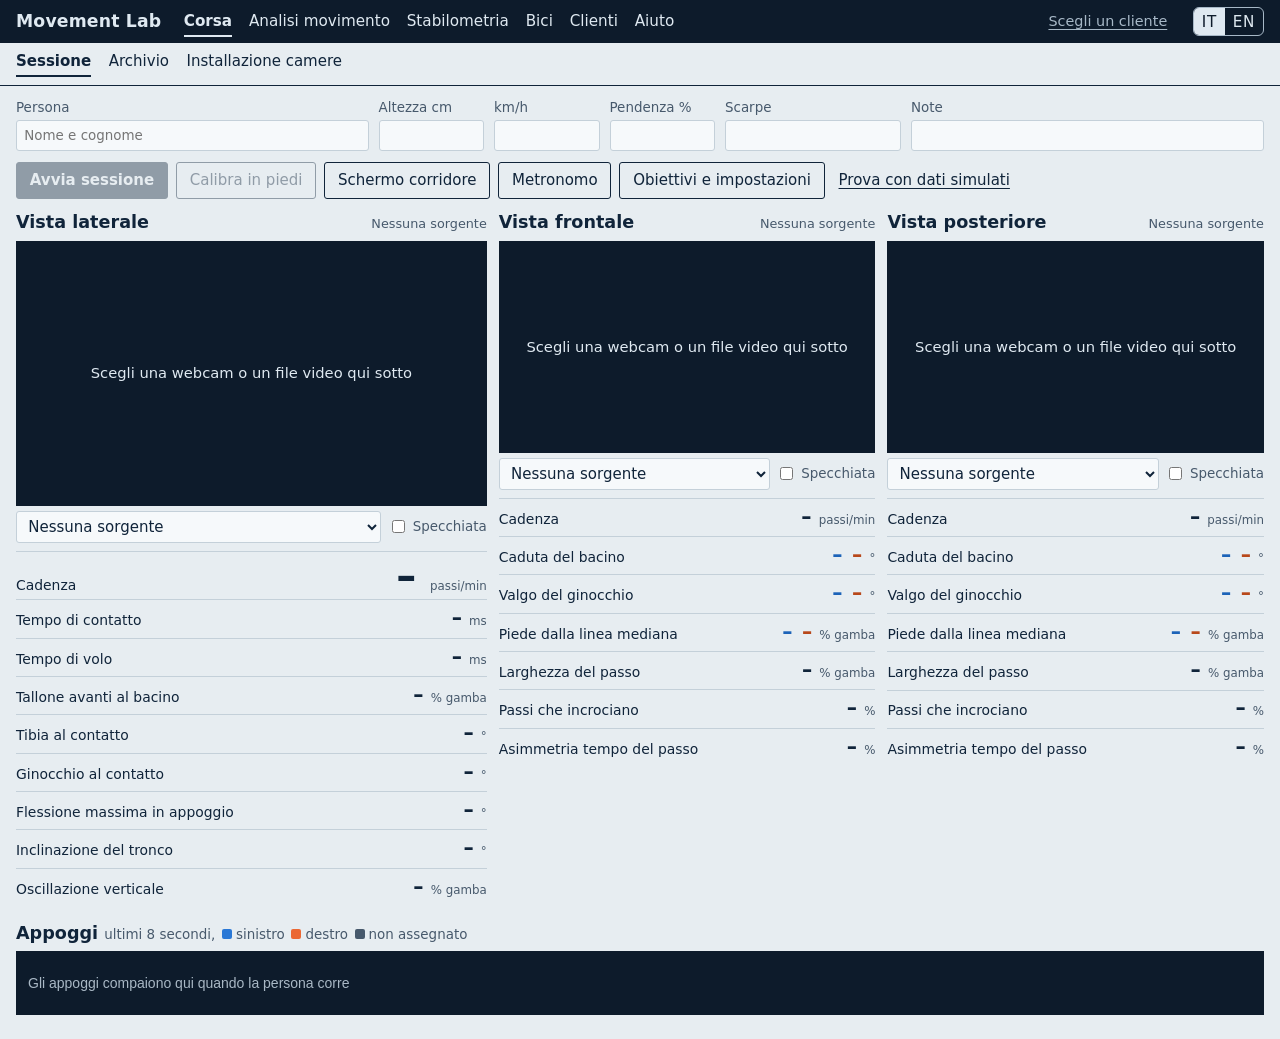
<file: corsa/index.html>
<!doctype html>
<html lang="it">
<head>
<meta charset="utf-8">
<meta name="viewport" content="width=device-width, initial-scale=1">
<title>Corsa, Movement Lab</title>
<link rel="icon" href="../icon-192.png">
<link rel="manifest" href="../manifest.webmanifest">
<link rel="apple-touch-icon" href="../icon-192.png">
<script>if ((navigator.userAgentData && navigator.userAgentData.mobile) || /Android|iPhone|iPad|iPod|Mobile/.test(navigator.userAgent) || (navigator.maxTouchPoints > 1 && /Macintosh/.test(navigator.userAgent))) location.replace("telefono.html" + location.hash);</script>
<link rel="stylesheet" href="styles.css">
<link rel="stylesheet" href="../suitebar.css">
</head>
<body data-module="corsa">
<header class="top no-print">
  <nav aria-label="Sezioni"><a href="#live" data-nav="live">Sessione</a><a href="#archivio" data-nav="archivio">Archivio</a><a href="#guida" data-nav="guida">Installazione camere</a></nav>
  <p id="status" role="status"></p>
</header>

<main id="live" class="page">
  <form class="session" id="sessionForm" autocomplete="off">
    <label class="grow">Persona <input id="person" list="people" placeholder="Nome e cognome"><datalist id="people"></datalist></label>
    <label>Altezza cm <input id="height" type="number" min="100" max="230" inputmode="numeric"></label>
    <label>km/h <input id="speed" type="number" step="0.1" min="0" inputmode="decimal"></label>
    <label>Pendenza % <input id="incline" type="number" step="0.5" inputmode="decimal"></label>
    <label>Scarpe <input id="shoes"></label>
    <label class="grow">Note <input id="notes"></label>
  </form>
  <div class="controls">
    <button id="start" class="primary" disabled>Avvia sessione</button>
    <span id="clock" class="clock" hidden>0:00</span>
    <button id="calibrate" disabled title="La persona resta ferma in piedi per 3 secondi davanti alle camere frontale o posteriore">Calibra in piedi</button>
    <button id="runnerBtn">Schermo corridore</button>
    <button id="metro" aria-pressed="false">Metronomo</button>
    <button id="goalsBtn" aria-expanded="false" aria-controls="goals">Obiettivi e impostazioni</button>
    <button id="demo" class="quiet">Prova con dati simulati</button>
  </div>
  <section id="goals" class="goals" hidden aria-label="Obiettivi e impostazioni">
    <p class="fine">Le soglie sono facoltative e le decidi tu in base alla persona. Una misura fuori soglia viene segnalata durante la corsa.</p>
    <div class="goal-fields">
      <label>Cadenza minima <input id="g_cadMin" type="number"></label>
      <label>Cadenza massima <input id="g_cadMax" type="number"></label>
      <label>Metronomo, passi/min <input id="g_metro" type="number" value="170"></label>
      <label>Caduta bacino massima ° <input id="g_drop" type="number" step="0.5"></label>
      <label>Valgo massimo ° <input id="g_valgus" type="number" step="0.5"></label>
      <label>Tallone avanti massimo, % gamba <input id="g_over" type="number" step="1"></label>
      <label>Riconoscimento <select id="g_model"><option value="full">Preciso</option><option value="lite">Veloce, per PC meno potenti</option></select></label>
      <label>Riproduzione file video <select id="g_rate"><option value="1">Velocità normale</option><option value="0.5">Metà velocità</option><option value="0.25">Un quarto, per video a 120 fps o più</option></select></label>
    </div>
  </section>

  <div class="bays" id="bays"></div>
  <section class="ribbon-wrap" aria-label="Appoggi degli ultimi 8 secondi">
    <h2>Appoggi <span class="fine">ultimi 8 secondi, <i class="sw l"></i>sinistro <i class="sw r"></i>destro <i class="sw n1"></i>non assegnato</span></h2>
    <canvas id="ribbon" height="64"></canvas>
  </section>
</main>

<main id="archivio" class="page" hidden></main>
<main id="report" class="page" hidden></main>

<main id="guida" class="page guide" hidden>
  <h1>Come piazzare le camere</h1>
  <p class="lede">La qualità dei numeri dipende soprattutto dalla ripresa. Conviene rifarla sempre uguale, così le sessioni restano confrontabili.</p>
  <svg class="plan" viewBox="0 0 720 300" role="img" aria-label="Pianta dall'alto: tapis roulant al centro, camera frontale davanti, posteriore dietro, laterale di fianco a circa 3 metri">
    <rect x="240" y="95" width="240" height="66" rx="6" class="belt"/><text x="360" y="133" text-anchor="middle">tapis roulant</text>
    <path d="M360 128 h0" />
    <g class="cam"><rect x="60" y="112" width="34" height="30" rx="4"/><text x="77" y="96" text-anchor="middle">Frontale</text></g>
    <g class="cam"><rect x="626" y="112" width="34" height="30" rx="4"/><text x="643" y="96" text-anchor="middle">Posteriore</text></g>
    <g class="cam"><rect x="343" y="250" width="34" height="30" rx="4"/><text x="430" y="271" text-anchor="middle">Laterale</text></g>
    <line x1="100" y1="128" x2="234" y2="128" class="dim"/><text x="167" y="120" text-anchor="middle" class="small">3-4 m</text>
    <line x1="486" y1="128" x2="620" y2="128" class="dim"/><text x="553" y="120" text-anchor="middle" class="small">3-4 m</text>
    <line x1="360" y1="167" x2="360" y2="244" class="dim"/><text x="372" y="210" class="small">3 m</text>
    <path d="M300 128 l-26 0 m8 -7 l-8 7 l8 7" class="dir"/><text x="360" y="84" text-anchor="middle" class="small">direzione di corsa: verso la camera frontale</text>
  </svg>
  <h2>Attrezzatura consigliata</h2>
  <ul>
    <li><b>Tre webcam USB uguali che dichiarano 720p a 60 fotogrammi al secondo.</b> Stesso modello significa stessa ottica e stessi colori. La Logitech C922 è un esempio con queste specifiche.</li>
    <li><b>Tre treppiedi</b>, meglio con livella, e una prolunga USB attiva se il computer è lontano.</li>
    <li><b>Una presa USB per camera, su lati diversi del PC.</b> Più webcam sullo stesso hub spesso non si avviano insieme.</li>
    <li><b>Telefono che registra a 120 o 240 fps</b> se ti serve il tempo di contatto più affidabile. Carichi il file come sorgente e lo fai analizzare a velocità ridotta.</li>
  </ul>
  <h2>Ripresa</h2>
  <ol>
    <li>Metti ogni camera in bolla, con l’obiettivo all’altezza dell’anca o poco sotto.</li>
    <li>Inquadra tutto il corpo con margine sopra la testa e sotto i piedi, anche nel punto più alto del passo.</li>
    <li>Tieni la camera laterale perpendicolare al nastro, centrata sul punto in cui la persona corre.</li>
    <li>Controlla che il cruscotto del tapis roulant non copra le gambe nella vista frontale. Se le copre, sposta la camera più in basso o usa la vista posteriore.</li>
    <li>Illumina in modo uniforme, senza finestre alle spalle della persona. A 60 fps servono luce e tempi di posa brevi, altrimenti i piedi risultano mossi.</li>
    <li>Fai indossare pantaloncini e calze che si distinguono dal nastro e dallo sfondo.</li>
    <li>Fai calibrare in piedi per 3 secondi prima di ogni sessione, così il bacino viene misurato rispetto alla posizione di riposo.</li>
    <li>Lascia correre la persona almeno un minuto prima di avviare la sessione.</li>
  </ol>
  <h2>Quanto fidarsi delle misure</h2>
  <ul>
    <li><b>Più affidabili:</b> cadenza e tempo del passo.</li>
    <li><b>Buone per confrontare le sessioni:</b> tallone avanti al bacino, angoli di ginocchio e tibia, tronco, oscillazione, caduta del bacino, valgo, larghezza del passo.</li>
    <li><b>Da leggere con cautela:</b> tempi di contatto e volo. Dipendono dai fotogrammi al secondo: a 60 fps ogni istante ha almeno ±17 ms di tolleranza, su un contatto di circa 250 ms. Nei test su un corridore simulato il contatto risulta circa 20 ms più lungo del vero.</li>
    <li><b>Stime da controllare a occhio:</b> angolo del piede al contatto e appoggio sulle punte. Il modello segue solo tallone e punta.</li>
    <li><b>Non misurate:</b> pronazione e supinazione, cioè il movimento del retropiede. Il modello non segue abbastanza punti del piede: le segni tu nel report, guardando la ripresa.</li>
  </ul>
  <h2>La ruota della corsa</h2>
  <p>Nel report trovi la ruota: il ciclo del passo con le figure medie della persona, il riferimento schematico e gli errori numerati. Per ottenere il percorso medio del piede serve la vista laterale, per ginocchia e braccia la vista frontale o posteriore.</p>
  <h2>Velocità</h2>
  <p>Ogni camera in più divide i fotogrammi analizzati. Sotto 15 al secondo il programma avvisa: tempi di contatto e di volo diventano poco affidabili. In quel caso usa una o due camere, scegli il riconoscimento “Veloce”, oppure registra i video e caricali come file, analizzandoli a velocità ridotta.</p>
  <p>Nel PC con scheda grafica dedicata, se i fotogrammi analizzati restano bassi, imposta Chrome o Edge su “Prestazioni elevate” in Impostazioni di Windows, Schermo, Grafica.</p>
  <p class="fine">I video vengono elaborati solo su questo computer e non vengono salvati. Nel referto restano numeri e pochi fotogrammi di esempio: chiedi il consenso alla persona ripresa.</p>
</main>

<div id="runner" class="runner" hidden>
  <button id="runnerClose" class="runner-close">Chiudi</button>
  <div class="r-main"><div id="rCad" class="r-cad">–</div><div class="r-unit">passi al minuto <span id="rCadHint"></span></div></div>
  <div class="r-side">
    <div class="r-m"><span>Caduta bacino <i id="rDropA" class="r-asym"></i></span><div class="r-pair"><b id="rDropL" class="ink-l">–</b><b id="rDropR" class="ink-r">–</b></div><small>sinistra, destra</small></div>
    <div class="r-m"><span>Valgo ginocchio <i id="rValA" class="r-asym"></i></span><div class="r-pair"><b id="rValL" class="ink-l">–</b><b id="rValR" class="ink-r">–</b></div><small>sinistra, destra</small></div>
    <div class="r-m"><span>Tallone avanti</span><div class="r-pair"><b id="rOver">–</b></div><small>% gamba</small></div>
  </div>
  <canvas id="ribbon2" height="110"></canvas>
</div>

<script type="module" src="../suitebar.js"></script>
<script type="module" src="main.js"></script>
</body>
</html>
</file>
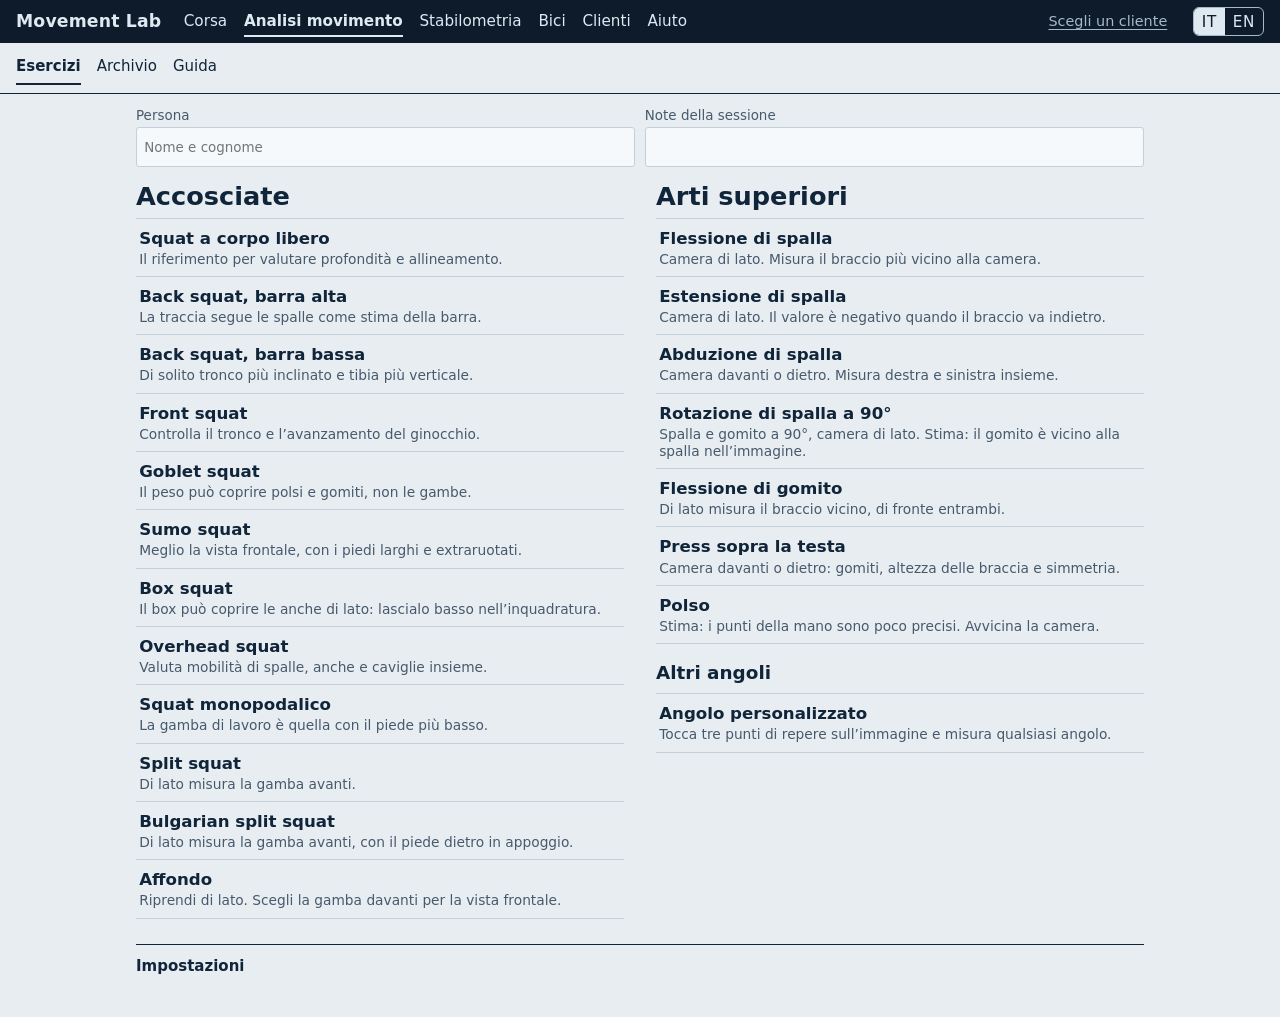
<file: movimento/index.html>
<!doctype html>
<html lang="it">
<head>
<meta charset="utf-8">
<meta name="viewport" content="width=device-width, initial-scale=1, viewport-fit=cover">
<title>Accosciate e braccia, Movement Lab</title>
<link rel="manifest" href="../manifest.webmanifest">
<link rel="apple-touch-icon" href="../icon-192.png">
<meta name="theme-color" content="#0d1b2b">
<meta name="description" content="Gradi in tempo reale e punti di repere per accosciate e arti superiori">
<link rel="icon" href="../icon-192.png">
<link rel="stylesheet" href="styles.css">
<link rel="stylesheet" href="../suitebar.css">
</head>
<body data-platform="pc" data-module="movimento">
<header class="top no-print">
  <nav aria-label="Sezioni"><a href="#home" data-nav="home">Esercizi</a><a href="#archivio" data-nav="archivio">Archivio</a><a href="#guida" data-nav="guida">Guida</a></nav>
  <p id="status" role="status"></p>
</header>

<main id="home" class="page home">
  <section class="sessionbar">
    <label class="grow">Persona <input id="person" list="people" placeholder="Nome e cognome" autocomplete="off"><datalist id="people"></datalist></label>
    <label class="grow">Note della sessione <input id="notes" autocomplete="off"></label>
    <div class="done" id="doneSets"></div>
  </section>
  <div class="lists">
    <section><h1>Accosciate</h1><ul class="exlist" id="ex-squat"></ul></section>
    <section><h1>Arti superiori</h1><ul class="exlist" id="ex-arm"></ul>
      <h2 class="sub">Altri angoli</h2><ul class="exlist"><li><a href="#capture/custom"><b>Angolo personalizzato</b><span>Tocca tre punti di repere sull’immagine e misura qualsiasi angolo.</span></a></li></ul></section>
  </div>
  <details class="settings"><summary>Impostazioni</summary>
    <div class="fields">
      <label>Riconoscimento <select id="s_model"><!--MODELS--></select></label>
      <label>Conto alla rovescia <select id="s_countdown"><option value="0">Nessuno</option><option value="3">3 secondi</option><option value="5">5 secondi</option><option value="10">10 secondi</option></select></label>
      <label>Durata della serie <select id="s_duration"><option value="0">La termino io</option><option value="15">15 secondi</option><option value="30">30 secondi</option><option value="60">60 secondi</option></select></label>
      <label>Riproduzione file video <select id="s_rate"><option value="1">Velocità normale</option><option value="0.5">Metà velocità</option><option value="0.25">Un quarto, per slow motion</option></select></label>
      <label class="check"><input type="checkbox" id="s_record"> Registra il video della serie</label>
      <label class="check"><input type="checkbox" id="s_keepVideo"> Conserva i video nell’archivio</label>
      <label class="check"><input type="checkbox" id="s_sound"> Suono a ogni ripetizione</label>
      <label class="check"><input type="checkbox" id="s_voice"> Conta le ripetizioni a voce</label>
      <label class="check"><input type="checkbox" id="s_trail"> Mostra la traiettoria</label>
      <label class="check"><input type="checkbox" id="s_labels"> Mostra i nomi dei punti</label>
    </div>
  </details>
  <div class="install" id="installBox" hidden><p></p><button id="install"></button></div>
</main>

<main id="archivio" class="page" hidden></main>
<main id="report" class="page" hidden></main>
<main id="result" class="page" hidden></main>
<main id="compare" class="page" hidden></main>

<main id="guida" class="page guide" hidden>
  <h1>Come riprendere</h1>
  <p class="lede">I gradi sono calcolati sul piano dell’immagine: valgono se il movimento avviene su quel piano. La posizione della camera conta più di ogni altra cosa.</p>
  <div class="tablewrap"><table class="metrics"><thead><tr><th>Movimento</th><th>Camera</th><th>Cosa misura bene</th></tr></thead><tbody>
    <tr><th scope="row">Accosciate, di lato</th><td>Perpendicolare al soggetto, altezza anca</td><td>Ginocchio, anca, tibia, tronco, profondità</td></tr>
    <tr><th scope="row">Accosciate, di fronte o da dietro</th><td>Centrata, altezza ginocchio o anca</td><td>Ginocchia verso l’interno, simmetria, bacino, spalle</td></tr>
    <tr><th scope="row">Flessione ed estensione di spalla</th><td>Di lato, altezza spalla</td><td>Braccio vicino alla camera, compenso del tronco</td></tr>
    <tr><th scope="row">Abduzione di spalla, press</th><td>Davanti o dietro, altezza spalla</td><td>Destra e sinistra insieme, inclinazione di tronco e spalle</td></tr>
    <tr><th scope="row">Gomito</th><td>Di lato o di fronte, con il braccio sul piano dell’immagine</td><td>Flessione ed eventuale movimento del braccio</td></tr>
    <tr><th scope="row">Rotazione di spalla a 90°</th><td>Di lato, con il braccio che punta verso la camera</td><td>Stima dell’avambraccio rispetto all’orizzontale</td></tr>
  </tbody></table></div>
  <h2>Prima di iniziare</h2>
  <ol>
    <li>Metti la camera in bolla, a 2,5-4 metri, e inquadra tutto il corpo. Per le braccia puoi avvicinarla, ma spalle e gomiti devono restare sempre in quadro.</li>
    <li>Scegli abiti aderenti, luce uniforme e nessun’altra persona nell’inquadratura.</li>
    <li>Nelle viste frontale e posteriore premi “Calibra” con il soggetto fermo in piedi: il bacino sarà misurato rispetto alla posizione di riposo.</li>
    <li>Guarda i numeri in alto sull’immagine: se compare un avviso, il soggetto non è orientato come richiede la vista.</li>
  </ol>
  <h2>Come leggere i gradi</h2>
  <ul>
    <li><b>Flessione:</b> 0° significa segmenti allineati. Il ginocchio esteso vale circa 0°.</li>
    <li><b>Spalla:</b> 0° braccio lungo il tronco, 90° braccio orizzontale, 180° braccio verso l’alto. L’estensione è negativa.</li>
    <li><b>Tibia e tronco:</b> inclinazione rispetto alla verticale, positiva in avanti. La camera deve essere in bolla.</li>
    <li><b>Coscia sull’orizzontale:</b> sotto zero l’anca è più bassa del ginocchio.</li>
    <li><b>Valgo:</b> in profondità il valore sparisce, perché la coscia punta verso la camera. Resta la misura della tibia vista di fronte.</li>
  </ul>
  <h2>Limiti</h2>
  <ul>
    <li>Sono stime da video 2D senza marker, adatte a confrontare sessioni riprese allo stesso modo. Non sono misure di laboratorio e non costituiscono una diagnosi.</li>
    <li>Differenze di pochi gradi tra una sessione e l’altra possono dipendere dalla ripresa.</li>
    <li>Rotazione di spalla e polso sono stime meno affidabili, perché i punti sono piccoli o sovrapposti.</li>
    <li>Le traiettorie seguono spalle, polsi o bacino, non la barra.</li>
    <li>Oggetti che coprono le articolazioni, come dischi o manubri, spostano i punti.</li>
  </ul>
  <h2>Lato destro e sinistro</h2>
  <p>Nelle viste frontale e posteriore il confronto è già nella serie. Nella vista laterale si misura un lato alla volta: riprendi lo stesso esercizio dai due lati, e il referto mette a confronto le due serie.</p>
  <h2>Velocità</h2>
  <p>Il valore in fps è sull’immagine. Con il riconoscimento “Veloce” i movimenti lenti restano ben misurati anche a 15-20 fps. Per movimenti rapidi, usa un video già registrato e analizzalo a un quarto di velocità.</p>
  <h2>Privacy</h2>
  <p>I video sono elaborati solo su questo dispositivo e non vengono inviati a nessuno. Restano in archivio se scegli di conservarli. Chiedi il consenso alla persona ripresa.</p>
</main>

<section id="capture" class="capture" hidden>
  <header class="cap-head">
    <a class="btn" href="#home">Esercizi</a>
    <h1 id="capName"></h1>
    <button id="toolsBtn" class="only-mobile" aria-expanded="false">Opzioni</button>
    <button id="addCam" class="only-pc">Aggiungi seconda camera</button>
  </header>
  <div class="bays one" id="bays"></div>
  <footer class="cap-foot">
    <button id="snap">Fissa misura</button>
    <button id="calib" hidden>Calibra</button>
    <button id="metro" aria-pressed="false" hidden>Metronomo</button>
    <button id="go" class="go" disabled>Avvia la serie</button>
  </footer>
</section>
<script type="module" src="../suitebar.js"></script>
<script type="module" src="app.js"></script>
</body>
</html>
</file>
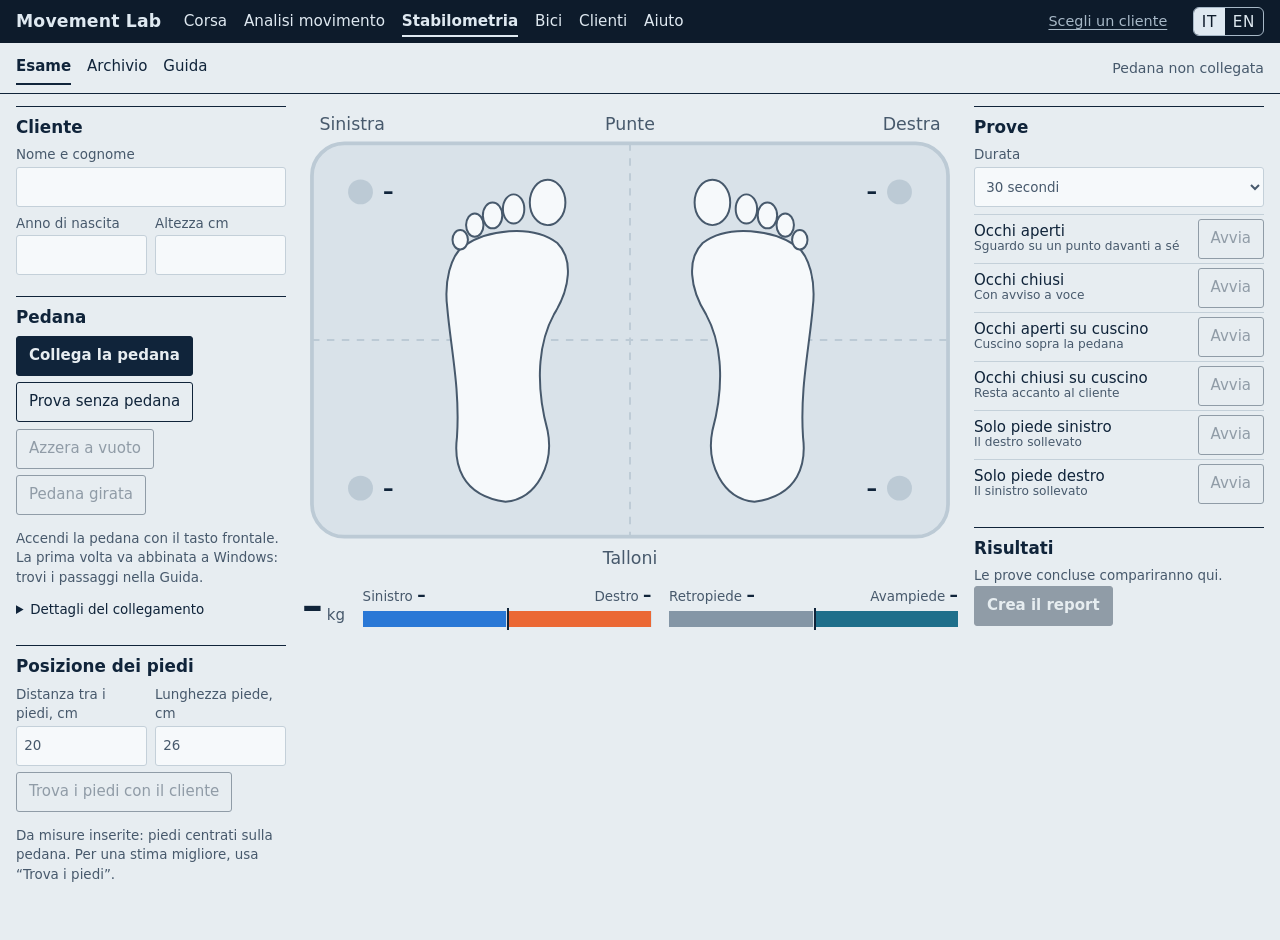
<file: stabilometria/index.html>
<!doctype html>
<html lang="it">
<head>
<meta charset="utf-8">
<meta name="viewport" content="width=device-width, initial-scale=1, viewport-fit=cover">
<title>Stabilometria, Movement Lab</title>
<link rel="manifest" href="../manifest.webmanifest">
<link rel="apple-touch-icon" href="../icon-192.png">
<meta name="theme-color" content="#0d1b2b">
<meta name="description" content="Stabilometria con Wii Balance Board: carico, centro di pressione e report per i clienti">
<link rel="icon" href="../icon-192.png">
<link rel="stylesheet" href="styles.css">
<link rel="stylesheet" href="../suitebar.css">
</head>
<body data-module="stabilometria">
<header class="top no-print">
  <nav aria-label="Sezioni"><a href="#esame" data-nav="esame">Esame</a><a href="#archivio" data-nav="archivio">Archivio</a><a href="#guida" data-nav="guida">Guida</a></nav>
  <p id="pill" class="pill" role="status">Pedana non collegata</p>
</header>

<main id="esame" class="page">
  <p id="noHid" class="note" hidden></p>
  <div class="ex-grid">
    <div class="col">
      <section><h2>Cliente</h2>
        <label>Nome e cognome <input id="c_name" list="clients" autocomplete="off"><datalist id="clients"></datalist></label>
        <div class="two"><label>Anno di nascita <input id="c_birth" type="number" inputmode="numeric"></label><label>Altezza cm <input id="c_height" type="number" inputmode="numeric"></label></div>
      </section>
      <section><h2>Pedana</h2>
        <div class="btns"><button id="connect" class="primary">Collega la pedana</button><button id="simBtn">Prova senza pedana</button></div>
        <div class="btns"><button id="tareBtn" disabled>Azzera a vuoto</button><button id="rotBtn" disabled aria-pressed="false">Pedana girata</button></div>
        <p class="fine" id="boardInfo">Accendi la pedana con il tasto frontale. La prima volta va abbinata a Windows: trovi i passaggi nella Guida.</p>
        <details class="log"><summary>Dettagli del collegamento</summary><ol id="log"></ol></details>
      </section>
      <section><h2>Posizione dei piedi</h2>
        <div class="two"><label>Distanza tra i piedi, cm <input id="stance" type="number" value="20" inputmode="decimal"></label><label>Lunghezza piede, cm <input id="footLen" type="number" value="26" inputmode="decimal"></label></div>
        <button id="findBtn" disabled>Trova i piedi con il cliente</button>
        <p class="fine" id="placeInfo">Da misure inserite: piedi centrati sulla pedana. Per una stima migliore, usa “Trova i piedi”.</p>
      </section>
    </div>
    <div class="center">
      <div class="plate"><div id="plate"></div><div class="overlay" id="overlay" hidden><div id="ovBig"></div><div id="ovSmall"></div></div></div>
      <div class="bars">
        <div class="stat"><b id="weight">–</b><span>kg</span></div>
        <div class="bar"><div class="barlab"><span>Sinistro <b id="lPct">–</b> <i id="lMark"></i></span><span><i id="rMark"></i> Destro <b id="rPct">–</b></span></div><div class="track"><i id="lBar" class="l"></i><i id="rBar" class="r"></i><em></em></div></div>
        <div class="bar"><div class="barlab"><span>Retropiede <b id="bPct">–</b></span><span>Avampiede <b id="fPct">–</b></span></div><div class="track"><i id="bBar" class="n"></i><i id="fBar" class="m"></i><em></em></div></div>
      </div>
    </div>
    <div class="col">
      <section><h2>Prove</h2>
        <label>Durata <select id="dur"><option value="20">20 secondi</option><option value="30" selected>30 secondi</option><option value="60">60 secondi</option></select></label>
        <ul class="tests" id="tests"></ul>
        <button id="stopBtn" class="stop" hidden>Interrompi la prova</button>
      </section>
      <section><h2>Risultati</h2><div id="done" class="fine">Le prove concluse compariranno qui.</div>
        <div class="btns"><button id="reportBtn" class="primary" disabled>Crea il report</button><button id="newBtn" class="quiet" hidden>Nuovo esame</button></div>
      </section>
    </div>
  </div>
</main>

<main id="report" class="page" hidden></main>
<main id="archivio" class="page" hidden></main>

<main id="guida" class="page guide" hidden>
  <h1>Guida</h1>
  <h2>Cosa misura la pedana</h2>
  <p>La Wii Balance Board ha 4 sensori di carico, uno per angolo. Misura il peso e il centro di pressione, cioè il punto in cui si concentra il carico complessivo, e come si sposta nel tempo.</p>
  <ul>
    <li><b>Misure dirette:</b> peso, centro di pressione, percorso, velocità, area di oscillazione.</li>
    <li><b>Stime:</b> carico sinistra e destra, avampiede e retropiede, le quattro zone. Dipendono dalla posizione dei piedi.</li>
    <li><b>Non misurabile:</b> la mappa di pressione sotto il piede e il punto di picco. Serve una pedana baropodometrica con molti sensori.</li>
  </ul>
  <h2>Prima volta: abbinare la pedana a Windows</h2>
  <ol>
    <li>Metti le batterie nella pedana e apri lo sportellino: il pulsante rosso SYNC è lì dentro.</li>
    <li>Sul PC, nella cartella del programma, fai doppio clic su <b>Abbina Balance Board.bat</b>.</li>
    <li>Quando te lo chiede, premi il pulsante rosso SYNC: il LED frontale inizia a lampeggiare.</li>
    <li>Quando l’abbinamento riesce, apri questa pagina con Chrome o Edge e premi <b>Collega la pedana</b>. Nell’elenco scegli “Nintendo RVL-WBC-01”.</li>
    <li>Le volte successive basta il tasto frontale della pedana e poi <b>Collega la pedana</b>.</li>
  </ol>
  <p>Se il programma di abbinamento non funziona: in Windows apri Pannello di controllo, Dispositivi e stampanti, Aggiungi dispositivo. Premi SYNC, scegli “Nintendo RVL-WBC-01” e, se chiede un PIN, lascialo vuoto e prosegui. Con questo metodo potresti dover ripetere l’abbinamento a ogni uso.</p>
  <h2>Quale computer</h2>
  <p>L’esame completo funziona su PC o tablet Windows con Chrome o Edge. Tablet Android e iPad non possono collegarsi alla pedana: il browser non lo consente e Android blocca il tipo di connessione che la pedana usa.</p>
  <h2>Come fare l’esame</h2>
  <ol>
    <li>Metti la pedana su un pavimento rigido e piano, con il tasto di accensione dalla parte dei talloni del cliente.</li>
    <li>A pedana vuota, premi <b>Azzera a vuoto</b>.</li>
    <li>Fai salire il cliente scalzo, con i piedi nella posizione che userai sempre. Controlla che il punto dal vivo si muova nel verso giusto. Se è invertito, premi <b>Pedana girata</b>.</li>
    <li>Se il cliente è stabile, usa <b>Trova i piedi</b>: stima la loro posizione reale con quattro brevi spostamenti di peso, senza muovere i piedi. Resta accanto al cliente.</li>
    <li>Fai almeno <b>Occhi aperti</b> e <b>Occhi chiusi</b>: il programma dà gli avvisi con la voce e il segnale sonoro.</li>
    <li>Premi <b>Crea il report</b> e salvalo in PDF o stampalo.</li>
  </ol>
  <h2>Perché trovare i piedi</h2>
  <p>Molti programmi calcolano sinistra e destra solo dai sensori agli angoli. I sensori però sono più lontani dei piedi, quindi la differenza risulta più piccola: un 56% reale su un piede può apparire come 54%. Serve anche sapere dove sono i piedi. Con la ricerca guidata la posizione viene misurata. Con le misure inserite, 1 cm di errore nel posizionamento sposta la stima di circa 5 punti percentuali.</p>
  <h2>Cosa significano i parametri</h2>
  <ul>
    <li><b>Lunghezza del percorso:</b> la strada percorsa dal centro di pressione.</li>
    <li><b>Velocità media:</b> lunghezza divisa per la durata.</li>
    <li><b>Area dell’ellisse al 95%:</b> la superficie che contiene il 95% dei punti.</li>
    <li><b>Occhi chiusi su aperti:</b> quanto aumenta l’oscillazione togliendo la vista (quoziente di Romberg).</li>
    <li><b>Segno ▲ sul carico:</b> la differenza tra i due piedi raggiunge la soglia scelta nella pagina principale. ▲▲ indica almeno il doppio.</li>
  </ul>
  <h2>Quanto fidarsi</h2>
  <p>Gli studi sulla pedana danno indicazioni diverse: alcuni la trovano affidabile, altri non equivalente a una piattaforma di laboratorio. L’errore tipico sul centro di pressione è di alcuni millimetri. Usala soprattutto per seguire la stessa persona nel tempo, sempre con lo stesso protocollo. Non è un dispositivo medico e il report non è una diagnosi. Il peso massimo è di 150 kg.</p>
  <h2>Privacy</h2>
  <p>I dati restano nel browser di questo dispositivo e non vengono inviati a nessuno. Chiedi il consenso del cliente e conserva con cura i file esportati.</p>
  <h2>Fonti</h2>
  <ul class="fine">
    <li>Protocollo: <a href="https://wiibrew.org/wiki/Balance_Board">WiiBrew, Balance Board</a> e driver hid-wiimote di Linux.</li>
    <li>Leach et al., <a href="https://www.mdpi.com/1424-8220/14/10/18244">Sensors 2014</a>. Bartlett et al., Gait &amp; Posture 2014. Pavan et al., European Journal of Sport Science 2015. Kaewkaen et al., Malaysian Journal of Medical Sciences 2019.</li>
  </ul>
</main>
<script type="module" src="../suitebar.js"></script>
<script type="module" src="app.js"></script>
</body>
</html>
</file>
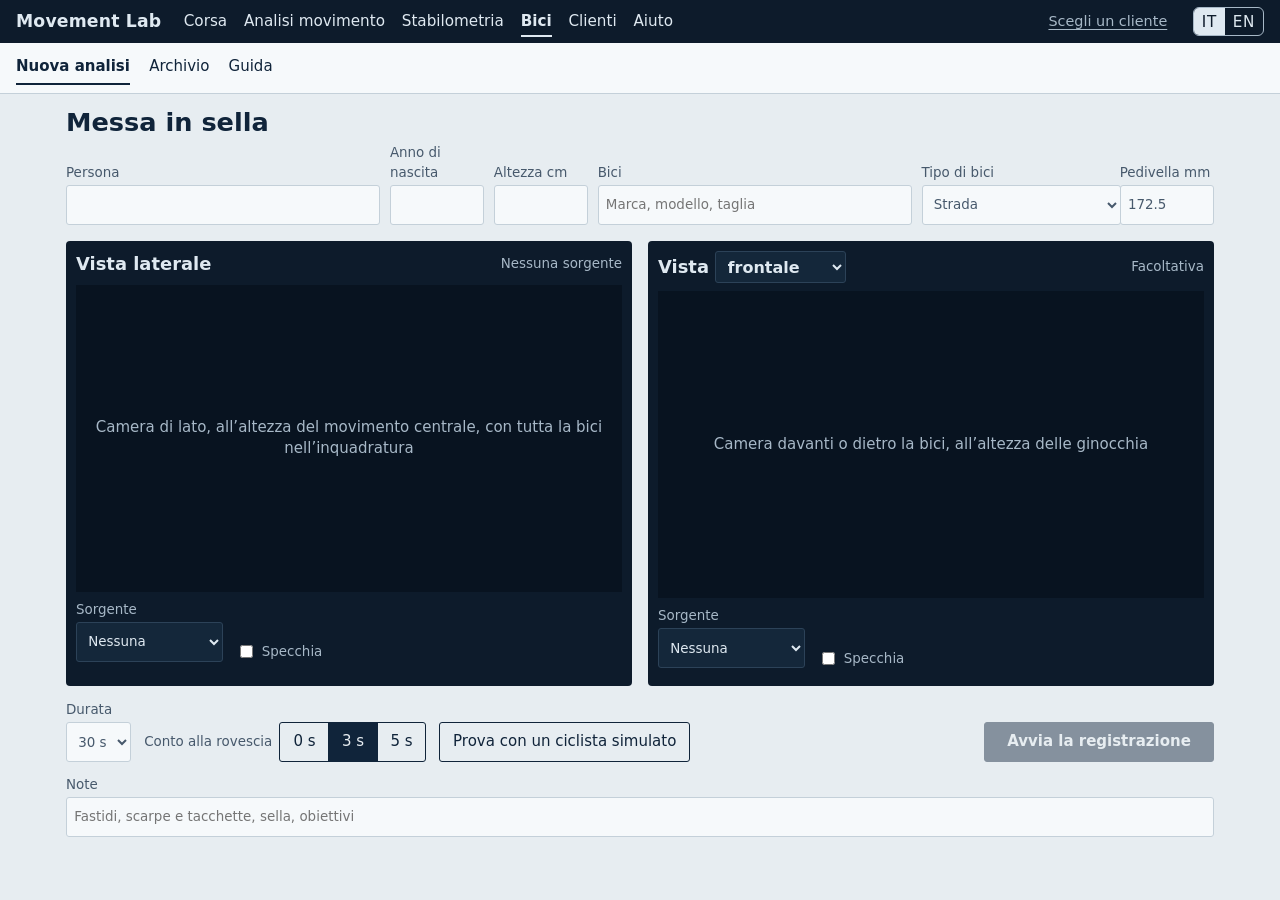
<file: bici.html>
<!doctype html>
<html lang="it">
<head>
<meta charset="utf-8">
<meta name="viewport" content="width=device-width, initial-scale=1, viewport-fit=cover">
<title>Bici, Movement Lab</title>
<meta name="theme-color" content="#0d1b2b">
<link rel="icon" href="icon-192.png">
<link rel="stylesheet" href="suite.css">
<link rel="stylesheet" href="bici-styles.css">
<link rel="stylesheet" href="suitebar.css">
</head>
<body data-module="bici">
<nav class="subnav no-print" aria-label="Bici"><a href="#home">Nuova analisi</a><a href="#archivio">Archivio</a><a href="#guida">Guida</a></nav>

<main id="home" class="page">
  <h1>Messa in sella</h1>
  <form class="bk-form" id="form" autocomplete="off">
    <label class="grow">Persona <input id="person" list="people"><datalist id="people"></datalist></label>
    <label>Anno di nascita <input id="birth" type="number" inputmode="numeric"></label>
    <label>Altezza cm <input id="height" type="number" inputmode="numeric"></label>
    <label class="grow">Bici <input id="bike" placeholder="Marca, modello, taglia"></label>
    <label>Tipo di bici <select id="category"></select></label>
    <label>Pedivella mm <input id="crank" type="number" step="0.5" inputmode="decimal" value="172.5"></label>
  </form>

  <div class="bk-bays">
    <section class="bk-bay" id="bay_side">
      <div class="bk-head"><h2>Vista laterale</h2><span class="bk-state" id="state_side">Nessuna sorgente</span></div>
      <div class="bk-stage"><video id="vid_side" muted playsinline></video><canvas id="cv_side"></canvas><div class="bk-ph" id="ph_side">Camera di lato, all’altezza del movimento centrale, con tutta la bici nell’inquadratura</div></div>
      <div class="bk-src"><label>Sorgente <select id="src_side"></select></label><label class="check"><input type="checkbox" id="mir_side"> Specchia</label><input type="file" id="file_side" accept="video/*" hidden></div>
      <div class="bk-live" id="live_side"></div>
    </section>
    <section class="bk-bay" id="bay_front">
      <div class="bk-head"><h2>Vista <select id="frontView" aria-label="Vista della seconda camera"><option value="front">frontale</option><option value="rear">posteriore</option></select></h2><span class="bk-state" id="state_front">Facoltativa</span></div>
      <div class="bk-stage"><video id="vid_front" muted playsinline></video><canvas id="cv_front"></canvas><div class="bk-ph" id="ph_front">Camera davanti o dietro la bici, all’altezza delle ginocchia</div></div>
      <div class="bk-src"><label>Sorgente <select id="src_front"></select></label><label class="check"><input type="checkbox" id="mir_front"> Specchia</label><input type="file" id="file_front" accept="video/*" hidden></div>
      <div class="bk-live" id="live_front"></div>
    </section>
  </div>

  <div class="bk-foot">
    <label>Durata <select id="duration"><option value="20">20 s</option><option value="30" selected>30 s</option><option value="45">45 s</option><option value="60">60 s</option></select></label>
    <div class="cd" role="group" aria-label="Conto alla rovescia"><span>Conto alla rovescia</span><button type="button" data-cd="0">0 s</button><button type="button" data-cd="3">3 s</button><button type="button" data-cd="5">5 s</button></div>
    <button id="demo" type="button">Prova con un ciclista simulato</button>
    <span class="bk-msg" id="msg" aria-live="polite"></span>
    <button id="go" class="primary" disabled>Avvia la registrazione</button>
  </div>
  <label class="bk-note">Note <input id="note" placeholder="Fastidi, scarpe e tacchette, sella, obiettivi"></label>
</main>

<main id="report" class="page" hidden></main>
<main id="archivio" class="page" hidden></main>

<main id="guida" class="page guide" hidden>
  <h1>Guida alla messa in sella</h1>
  <h2>Preparazione</h2>
  <ul>
    <li>Bici sul rullo, in piano, con le ruote allineate. Scarpe, tacchette e abbigliamento di sempre.</li>
    <li>Camera laterale perpendicolare alla bici, all’altezza del movimento centrale, a 3-4 metri: deve vedere tutta la persona e le due ruote. Riprendi il lato della pedivella.</li>
    <li>Camera frontale o posteriore, facoltativa, all’altezza delle ginocchia e al centro della bici.</li>
    <li>Luce uniforme alle spalle della camera, sfondo senza altre persone. Se puoi, scegli 60 fotogrammi al secondo.</li>
    <li>Riscaldamento di 5 minuti, poi registra pedalando alla cadenza abituale, di solito 80-95 giri al minuto, con le mani nella posizione più usata.</li>
  </ul>
  <h2>Cosa misura</h2>
  <ul>
    <li><b>Altezza della sella:</b> flessione del ginocchio con il pedale in basso. Il riferimento dinamico è 30-40°; la stima in millimetri usa la lunghezza di coscia e gamba misurate e la pedivella indicata.</li>
    <li><b>Arretramento della sella:</b> ginocchio rispetto al perno del pedale con la pedivella orizzontale in avanti. È un riferimento classico, non una regola.</li>
    <li><b>Posizione del busto e allungamento:</b> busto sull’orizzontale, angolo tra busto e braccio, gomiti. I valori di riferimento cambiano con il tipo di bici.</li>
    <li><b>Da davanti o da dietro:</b> spostamento laterale dei ginocchi, differenza tra i lati, oscillazione del bacino.</li>
  </ul>
  <h2>Limiti</h2>
  <p>Gli angoli si misurano sull’immagine: se la camera non è perpendicolare cambiano di qualche grado. I millimetri sono stime basate sulla lunghezza della pedivella. Fai una modifica alla volta e ricontrolla con una nuova registrazione; in caso di dolore, valuta la persona prima della bici.</p>
</main>

<script type="module" src="suitebar.js"></script>
<script type="module" src="bici-app.js"></script>
</body>
</html>
</file>
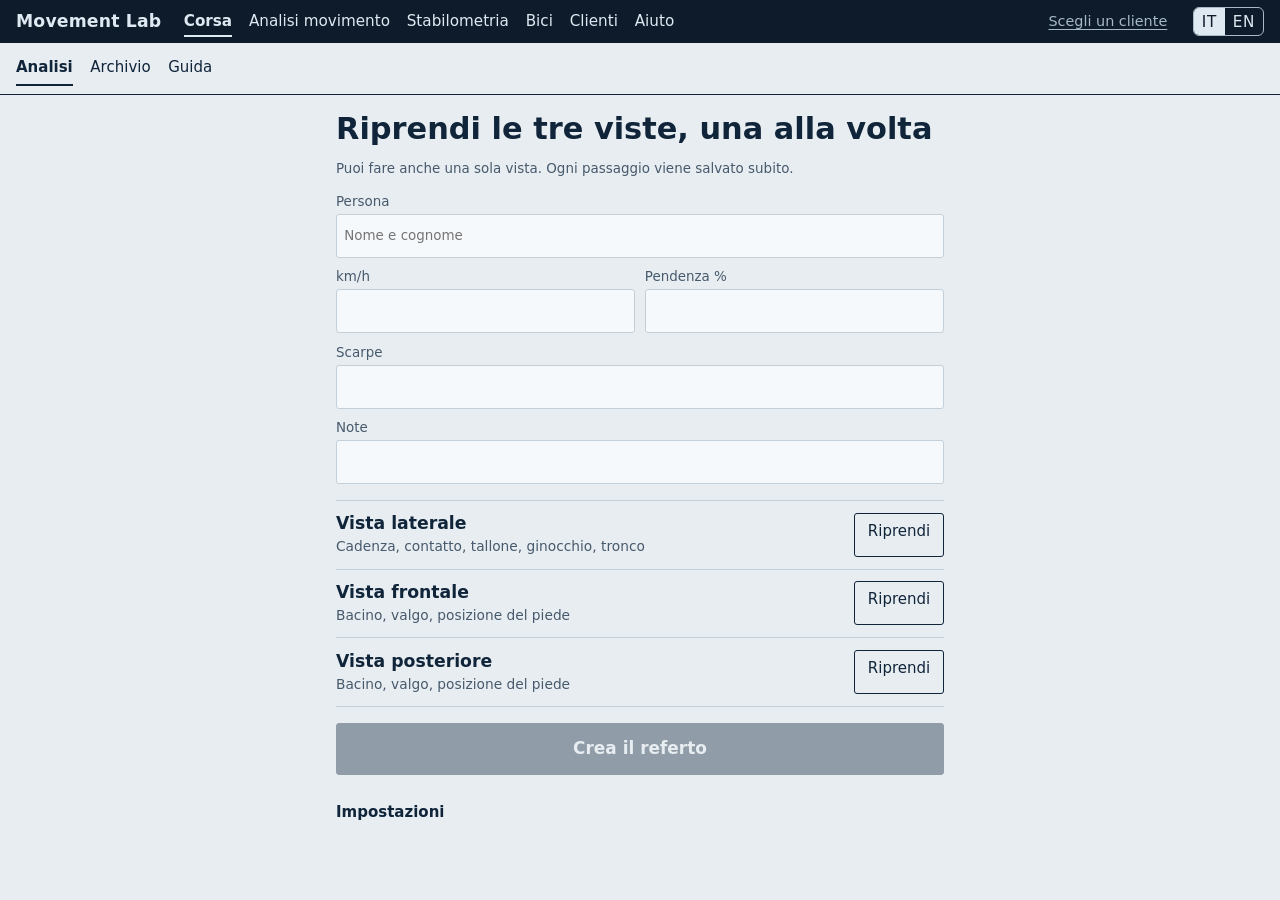
<file: corsa-telefono.html>
<!doctype html>
<html lang="it">
<head>
<meta charset="utf-8">
<meta name="viewport" content="width=device-width, initial-scale=1, viewport-fit=cover">
<title>Corsa, Movement Lab</title>
<meta name="theme-color" content="#0d1b2b">
<meta name="description" content="Analisi della corsa dal telefono, una vista alla volta">
<link rel="manifest" href="manifest.webmanifest">
<link rel="icon" href="icon-192.png">
<link rel="apple-touch-icon" href="icon-192.png">
<link rel="stylesheet" href="corsa-styles.css">
<link rel="stylesheet" href="corsa-telefono.css">
<link rel="stylesheet" href="suitebar.css">
</head>
<body data-module="corsa">
<header class="top no-print">
  <nav aria-label="Sezioni"><a href="#home" data-nav="home">Analisi</a><a href="#archivio" data-nav="archivio">Archivio</a><a href="#guida" data-nav="guida">Guida</a></nav>
  <p id="status" role="status"></p>
</header>

<main id="home" class="page home">
  <h1>Riprendi le tre viste, una alla volta</h1>
  <p class="fine">Puoi fare anche una sola vista. Ogni passaggio viene salvato subito.</p>
  <form id="form" class="fields" autocomplete="off">
    <label class="wide">Persona <input id="person" list="people" placeholder="Nome e cognome"><datalist id="people"></datalist></label>
    <label>km/h <input id="speed" type="number" step="0.1" min="0" inputmode="decimal"></label>
    <label>Pendenza % <input id="incline" type="number" step="0.5" inputmode="decimal"></label>
    <label class="wide">Scarpe <input id="shoes"></label>
    <label class="wide">Note <input id="notes"></label>
  </form>
  <div class="passes" id="passes"></div>
  <div class="actions">
    <button id="finish" class="primary" disabled>Crea il referto</button>
    <button id="restart" class="quiet" hidden>Inizia una nuova analisi</button>
  </div>
  <details class="settings">
    <summary>Impostazioni</summary>
    <div class="fields">
      <label>Conto alla rovescia <select id="s_count"><option value="0">Nessuno</option><option value="5">5 secondi</option><option value="10" selected>10 secondi</option><option value="20">20 secondi</option></select></label>
      <label>Durata passaggio <select id="s_dur"><option value="0">Termino io</option><option value="30">30 secondi</option><option value="60" selected>60 secondi</option><option value="120">2 minuti</option></select></label>
      <label>Riconoscimento <select id="s_model"><option value="lite" selected>Veloce</option><option value="full">Preciso, scalda di più</option></select></label>
      <label>Metronomo, passi/min <input id="s_metro" type="number" value="170" inputmode="numeric"></label>
      <label class="wide">Riproduzione file video <select id="s_rate"><option value="1">Velocità normale</option><option value="0.5">Metà velocità</option><option value="0.25">Un quarto, per slow motion</option></select></label>
    </div>
  </details>
</main>

<main id="archivio" class="page" hidden></main>
<main id="report" class="page" hidden></main>

<main id="guida" class="page guide" hidden>
  <h1>Come riprendere</h1>
  <ol>
    <li>Metti il telefono su un treppiede a circa 3 metri, in bolla, con l’obiettivo all’altezza dell’anca o poco sotto.</li>
    <li>Inquadra tutto il corpo, con margine sopra la testa e sotto i piedi. In verticale di solito entra meglio.</li>
    <li>Per la vista laterale tieni il telefono perpendicolare al nastro, centrato sul punto in cui la persona corre.</li>
    <li>Nelle viste frontale e posteriore premi “Calibra” con la persona ferma in piedi, 3 secondi. Va rifatto a ogni vista, perché il telefono si sposta.</li>
    <li>Fai correre la persona finché è a regime, poi avvia il passaggio con il conto alla rovescia. Mantieni la stessa velocità in tutti i passaggi.</li>
    <li>Non ruotare il telefono durante un passaggio.</li>
  </ol>
  <h2>Per risultati migliori</h2>
  <ul>
    <li>Luce uniforme, abiti aderenti, nessun’altra persona nell’inquadratura.</li>
    <li>Telefono in carica e fuori dal sole: il riconoscimento scalda e, se il telefono si surriscalda, i fotogrammi analizzati calano.</li>
    <li>Modalità Non disturbare: una telefonata o il passaggio a un’altra app interrompe la ripresa.</li>
    <li>Se la cifra dei fps è bassa, usa il riconoscimento “Veloce” o analizza un video già registrato.</li>
  </ul>
  <h2>Tempo di contatto più affidabile</h2>
  <p>Registra con la fotocamera del telefono in slow motion, poi scegli “File video” nella schermata di ripresa e imposta la riproduzione a un quarto. Il video deve aprirsi nel browser: se non si apre, registralo in H.264 anziché HEVC.</p>
  <h2>Quanto fidarsi delle misure</h2>
  <ul>
    <li><b>Più affidabili:</b> cadenza e tempo del passo.</li>
    <li><b>Buone per confrontare le sessioni:</b> tallone avanti al bacino, angoli di ginocchio e tibia, tronco, oscillazione, caduta del bacino, valgo, larghezza del passo.</li>
    <li><b>Da leggere con cautela:</b> tempi di contatto e volo. A 30 fps ogni istante ha almeno ±33 ms di tolleranza, a 60 fps ±17 ms. Nei test su un corridore simulato il contatto risulta circa 20 ms più lungo del vero.</li>
  </ul>
  <p>I passaggi non avvengono nello stesso momento, quindi non confrontare un singolo passo tra le viste: il referto riporta i valori tipici di ogni vista.</p>
  <p class="fine">I video vengono elaborati solo sul telefono e non vengono caricati da nessuna parte. Nel referto restano numeri e pochi fotogrammi di esempio: chiedi il consenso alla persona ripresa.</p>
</main>

<section id="shot" class="shot" hidden>
  <div class="shot-head"><h1 id="shotTitle"></h1><button id="shotClose">Chiudi</button></div>
  <div class="frame">
    <video id="video" muted playsinline hidden></video><canvas id="overlay"></canvas>
    <div class="hint" id="hint" role="status"></div>
    <div class="count" id="count" hidden></div>
    <div class="clocked" id="clock" hidden></div>
  </div>
  <div class="live" id="liveBox"></div>
  <div>
    <div class="shot-tools" id="tools">
      <select id="camera" aria-label="Fotocamera"></select>
      <label class="btn">File video<input id="file" type="file" accept="video/*" hidden></label>
      <button id="calib" hidden>Calibra</button>
      <button id="metro" aria-pressed="false">Metronomo</button>
      <button id="demo">Simula</button>
    </div>
    <div class="shot-main"><button id="go" class="go" disabled>Avvia il passaggio</button></div>
  </div>
</section>
<script type="module" src="suitebar.js"></script>
<script type="module" src="corsa-telefono.js"></script>
</body>
</html>
</file>
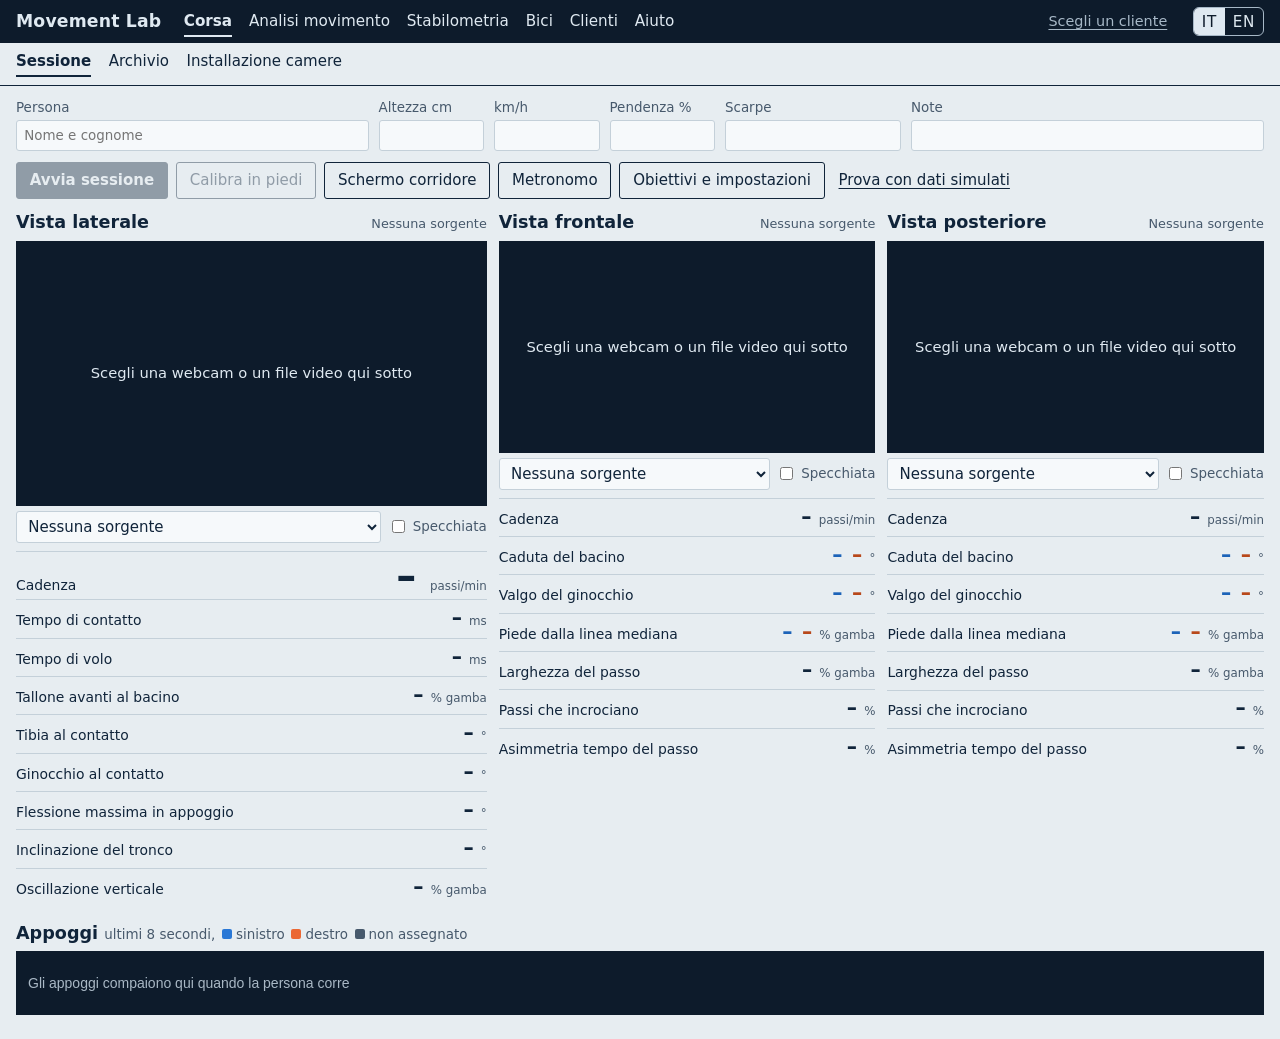
<file: corsa.html>
<!doctype html>
<html lang="it">
<head>
<meta charset="utf-8">
<meta name="viewport" content="width=device-width, initial-scale=1">
<title>Corsa, Movement Lab</title>
<link rel="icon" href="icon-192.png">
<link rel="manifest" href="manifest.webmanifest">
<link rel="apple-touch-icon" href="icon-192.png">
<script>if ((navigator.userAgentData && navigator.userAgentData.mobile) || /Android|iPhone|iPad|iPod|Mobile/.test(navigator.userAgent) || (navigator.maxTouchPoints > 1 && /Macintosh/.test(navigator.userAgent))) location.replace("corsa-telefono.html" + location.hash);</script>
<link rel="stylesheet" href="corsa-styles.css">
<link rel="stylesheet" href="suitebar.css">
</head>
<body data-module="corsa">
<header class="top no-print">
  <nav aria-label="Sezioni"><a href="#live" data-nav="live">Sessione</a><a href="#archivio" data-nav="archivio">Archivio</a><a href="#guida" data-nav="guida">Installazione camere</a></nav>
  <p id="status" role="status"></p>
</header>

<main id="live" class="page">
  <form class="session" id="sessionForm" autocomplete="off">
    <label class="grow">Persona <input id="person" list="people" placeholder="Nome e cognome"><datalist id="people"></datalist></label>
    <label>Altezza cm <input id="height" type="number" min="100" max="230" inputmode="numeric"></label>
    <label>km/h <input id="speed" type="number" step="0.1" min="0" inputmode="decimal"></label>
    <label>Pendenza % <input id="incline" type="number" step="0.5" inputmode="decimal"></label>
    <label>Scarpe <input id="shoes"></label>
    <label class="grow">Note <input id="notes"></label>
  </form>
  <div class="controls">
    <button id="start" class="primary" disabled>Avvia sessione</button>
    <span id="clock" class="clock" hidden>0:00</span>
    <button id="calibrate" disabled title="La persona resta ferma in piedi per 3 secondi davanti alle camere frontale o posteriore">Calibra in piedi</button>
    <button id="runnerBtn">Schermo corridore</button>
    <button id="metro" aria-pressed="false">Metronomo</button>
    <button id="goalsBtn" aria-expanded="false" aria-controls="goals">Obiettivi e impostazioni</button>
    <button id="demo" class="quiet">Prova con dati simulati</button>
  </div>
  <section id="goals" class="goals" hidden aria-label="Obiettivi e impostazioni">
    <p class="fine">Le soglie sono facoltative e le decidi tu in base alla persona. Una misura fuori soglia viene segnalata durante la corsa.</p>
    <div class="goal-fields">
      <label>Cadenza minima <input id="g_cadMin" type="number"></label>
      <label>Cadenza massima <input id="g_cadMax" type="number"></label>
      <label>Metronomo, passi/min <input id="g_metro" type="number" value="170"></label>
      <label>Caduta bacino massima ° <input id="g_drop" type="number" step="0.5"></label>
      <label>Valgo massimo ° <input id="g_valgus" type="number" step="0.5"></label>
      <label>Tallone avanti massimo, % gamba <input id="g_over" type="number" step="1"></label>
      <label>Riconoscimento <select id="g_model"><option value="full">Preciso</option><option value="lite">Veloce, per PC meno potenti</option></select></label>
      <label>Riproduzione file video <select id="g_rate"><option value="1">Velocità normale</option><option value="0.5">Metà velocità</option><option value="0.25">Un quarto, per video a 120 fps o più</option></select></label>
    </div>
  </section>

  <div class="bays" id="bays"></div>
  <section class="ribbon-wrap" aria-label="Appoggi degli ultimi 8 secondi">
    <h2>Appoggi <span class="fine">ultimi 8 secondi, <i class="sw l"></i>sinistro <i class="sw r"></i>destro <i class="sw n1"></i>non assegnato</span></h2>
    <canvas id="ribbon" height="64"></canvas>
  </section>
</main>

<main id="archivio" class="page" hidden></main>
<main id="report" class="page" hidden></main>

<main id="guida" class="page guide" hidden>
  <h1>Come piazzare le camere</h1>
  <p class="lede">La qualità dei numeri dipende soprattutto dalla ripresa. Conviene rifarla sempre uguale, così le sessioni restano confrontabili.</p>
  <svg class="plan" viewBox="0 0 720 300" role="img" aria-label="Pianta dall'alto: tapis roulant al centro, camera frontale davanti, posteriore dietro, laterale di fianco a circa 3 metri">
    <rect x="240" y="95" width="240" height="66" rx="6" class="belt"/><text x="360" y="133" text-anchor="middle">tapis roulant</text>
    <path d="M360 128 h0" />
    <g class="cam"><rect x="60" y="112" width="34" height="30" rx="4"/><text x="77" y="96" text-anchor="middle">Frontale</text></g>
    <g class="cam"><rect x="626" y="112" width="34" height="30" rx="4"/><text x="643" y="96" text-anchor="middle">Posteriore</text></g>
    <g class="cam"><rect x="343" y="250" width="34" height="30" rx="4"/><text x="430" y="271" text-anchor="middle">Laterale</text></g>
    <line x1="100" y1="128" x2="234" y2="128" class="dim"/><text x="167" y="120" text-anchor="middle" class="small">3-4 m</text>
    <line x1="486" y1="128" x2="620" y2="128" class="dim"/><text x="553" y="120" text-anchor="middle" class="small">3-4 m</text>
    <line x1="360" y1="167" x2="360" y2="244" class="dim"/><text x="372" y="210" class="small">3 m</text>
    <path d="M300 128 l-26 0 m8 -7 l-8 7 l8 7" class="dir"/><text x="360" y="84" text-anchor="middle" class="small">direzione di corsa: verso la camera frontale</text>
  </svg>
  <h2>Attrezzatura consigliata</h2>
  <ul>
    <li><b>Tre webcam USB uguali che dichiarano 720p a 60 fotogrammi al secondo.</b> Stesso modello significa stessa ottica e stessi colori. La Logitech C922 è un esempio con queste specifiche.</li>
    <li><b>Tre treppiedi</b>, meglio con livella, e una prolunga USB attiva se il computer è lontano.</li>
    <li><b>Una presa USB per camera, su lati diversi del PC.</b> Più webcam sullo stesso hub spesso non si avviano insieme.</li>
    <li><b>Telefono che registra a 120 o 240 fps</b> se ti serve il tempo di contatto più affidabile. Carichi il file come sorgente e lo fai analizzare a velocità ridotta.</li>
  </ul>
  <h2>Ripresa</h2>
  <ol>
    <li>Metti ogni camera in bolla, con l’obiettivo all’altezza dell’anca o poco sotto.</li>
    <li>Inquadra tutto il corpo con margine sopra la testa e sotto i piedi, anche nel punto più alto del passo.</li>
    <li>Tieni la camera laterale perpendicolare al nastro, centrata sul punto in cui la persona corre.</li>
    <li>Controlla che il cruscotto del tapis roulant non copra le gambe nella vista frontale. Se le copre, sposta la camera più in basso o usa la vista posteriore.</li>
    <li>Illumina in modo uniforme, senza finestre alle spalle della persona. A 60 fps servono luce e tempi di posa brevi, altrimenti i piedi risultano mossi.</li>
    <li>Fai indossare pantaloncini e calze che si distinguono dal nastro e dallo sfondo.</li>
    <li>Fai calibrare in piedi per 3 secondi prima di ogni sessione, così il bacino viene misurato rispetto alla posizione di riposo.</li>
    <li>Lascia correre la persona almeno un minuto prima di avviare la sessione.</li>
  </ol>
  <h2>Quanto fidarsi delle misure</h2>
  <ul>
    <li><b>Più affidabili:</b> cadenza e tempo del passo.</li>
    <li><b>Buone per confrontare le sessioni:</b> tallone avanti al bacino, angoli di ginocchio e tibia, tronco, oscillazione, caduta del bacino, valgo, larghezza del passo.</li>
    <li><b>Da leggere con cautela:</b> tempi di contatto e volo. Dipendono dai fotogrammi al secondo: a 60 fps ogni istante ha almeno ±17 ms di tolleranza, su un contatto di circa 250 ms. Nei test su un corridore simulato il contatto risulta circa 20 ms più lungo del vero.</li>
    <li><b>Stime da controllare a occhio:</b> angolo del piede al contatto e appoggio sulle punte. Il modello segue solo tallone e punta.</li>
    <li><b>Non misurate:</b> pronazione e supinazione, cioè il movimento del retropiede. Il modello non segue abbastanza punti del piede: le segni tu nel report, guardando la ripresa.</li>
  </ul>
  <h2>La ruota della corsa</h2>
  <p>Nel report trovi la ruota: il ciclo del passo con le figure medie della persona, il riferimento schematico e gli errori numerati. Per ottenere il percorso medio del piede serve la vista laterale, per ginocchia e braccia la vista frontale o posteriore.</p>
  <h2>Velocità</h2>
  <p>Ogni camera in più divide i fotogrammi analizzati. Sotto 15 al secondo il programma avvisa: tempi di contatto e di volo diventano poco affidabili. In quel caso usa una o due camere, scegli il riconoscimento “Veloce”, oppure registra i video e caricali come file, analizzandoli a velocità ridotta.</p>
  <p>Nel PC con scheda grafica dedicata, se i fotogrammi analizzati restano bassi, imposta Chrome o Edge su “Prestazioni elevate” in Impostazioni di Windows, Schermo, Grafica.</p>
  <p class="fine">I video vengono elaborati solo su questo computer e non vengono salvati. Nel referto restano numeri e pochi fotogrammi di esempio: chiedi il consenso alla persona ripresa.</p>
</main>

<div id="runner" class="runner" hidden>
  <div class="runner-tools"><button id="rMirror" aria-pressed="true">Specchio</button><button id="runnerClose" class="runner-close">Chiudi</button></div>
  <canvas id="rFig" class="r-fig" aria-label="Il tuo video a specchio: in rosso le parti da correggere"></canvas>
  <div class="r-main"><div id="rCad" class="r-cad">–</div><div class="r-unit">passi al minuto <span id="rCadHint"></span></div>
    <ul id="rAlerts" class="r-alerts" aria-live="polite"></ul>
    <div id="rCue" class="r-cue" hidden></div></div>
  <div class="r-side">
    <div class="r-m" id="rmDrop"><span>Caduta bacino <i id="rDropA" class="r-asym"></i></span><div class="r-pair"><b id="rDropL" class="ink-l">–</b><b id="rDropR" class="ink-r">–</b></div><small>sinistra, destra</small></div>
    <div class="r-m" id="rmVal"><span>Valgo ginocchio <i id="rValA" class="r-asym"></i></span><div class="r-pair"><b id="rValL" class="ink-l">–</b><b id="rValR" class="ink-r">–</b></div><small>sinistra, destra</small></div>
    <div class="r-m" id="rmOver"><span>Tallone avanti</span><div class="r-pair"><b id="rOver">–</b></div><small>% gamba</small></div>
  </div>
  <canvas id="ribbon2" height="110"></canvas>
</div>

<script type="module" src="suitebar.js"></script>
<script type="module" src="corsa-main.js"></script>
</body>
</html>
</file>
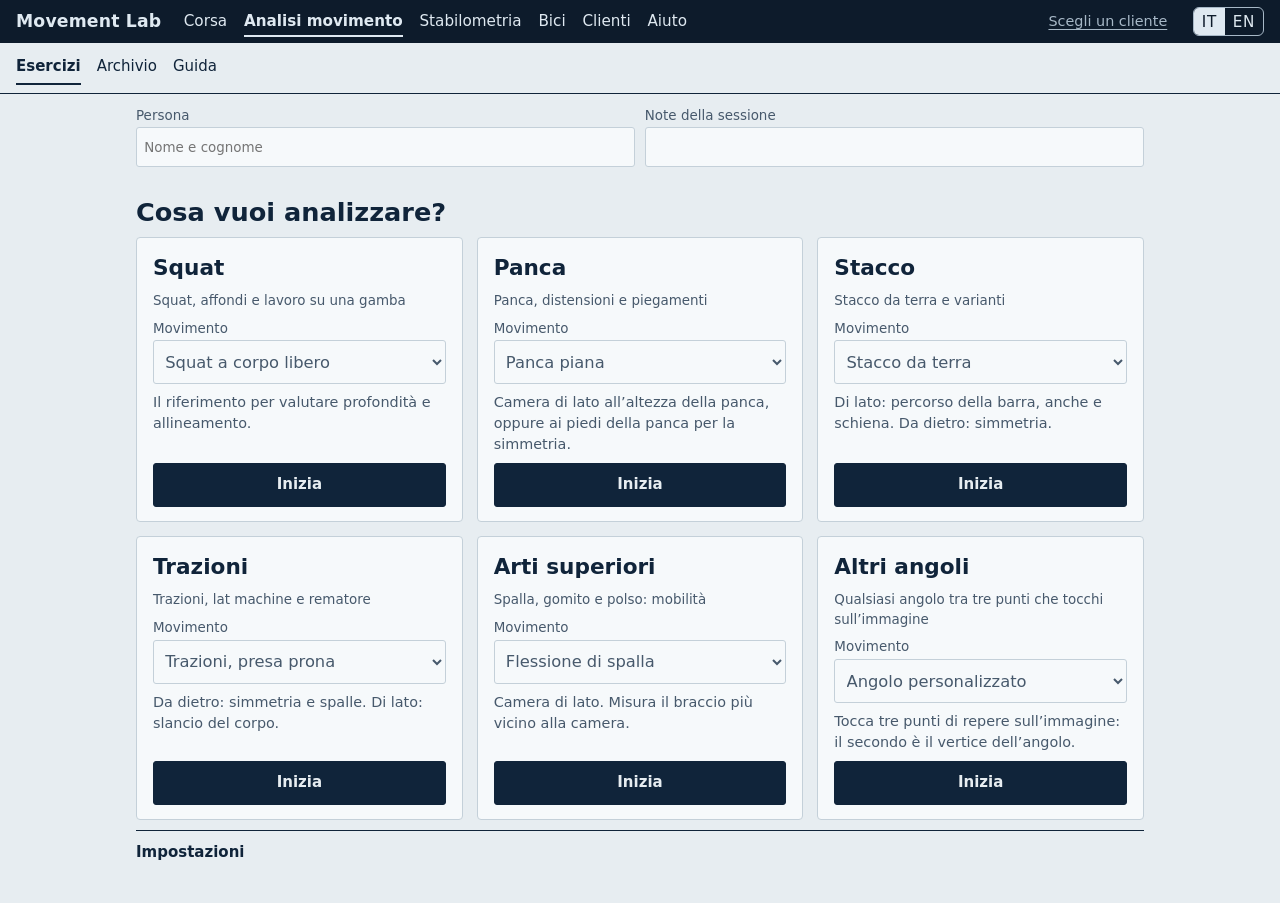
<file: movimento.html>
<!doctype html>
<html lang="it">
<head>
<meta charset="utf-8">
<meta name="viewport" content="width=device-width, initial-scale=1, viewport-fit=cover">
<title>Analisi movimento, Movement Lab</title>
<link rel="manifest" href="manifest.webmanifest">
<link rel="apple-touch-icon" href="icon-192.png">
<meta name="theme-color" content="#0d1b2b">
<meta name="description" content="Gradi in tempo reale e punti di repere per accosciate e arti superiori">
<link rel="icon" href="icon-192.png">
<link rel="stylesheet" href="movimento-styles.css">
<link rel="stylesheet" href="suitebar.css">
</head>
<body data-platform="pc" data-module="movimento">
<header class="top no-print">
  <nav aria-label="Sezioni"><a href="#home" data-nav="home">Esercizi</a><a href="#archivio" data-nav="archivio">Archivio</a><a href="#guida" data-nav="guida">Guida</a></nav>
  <p id="status" role="status"></p>
</header>

<main id="home" class="page home">
  <section class="sessionbar">
    <label class="grow">Persona <input id="person" list="people" placeholder="Nome e cognome" autocomplete="off"><datalist id="people"></datalist></label>
    <label class="grow">Note della sessione <input id="notes" autocomplete="off"></label>
    <div class="done" id="doneSets"></div>
  </section>
  <h1 class="cats-title">Cosa vuoi analizzare?</h1>
  <div class="cats" id="cats"></div>
  <details class="settings"><summary>Impostazioni</summary>
    <div class="fields">
      <label>Riconoscimento <select id="s_model"><!--MODELS--></select></label>
      <label>Conto alla rovescia <select id="s_countdown"><option value="0">0 secondi</option><option value="3">3 secondi</option><option value="5">5 secondi</option></select></label>
      <label>Durata della serie <select id="s_duration"><option value="0">La termino io</option><option value="15">15 secondi</option><option value="30">30 secondi</option><option value="60">60 secondi</option></select></label>
      <label>Riproduzione file video <select id="s_rate"><option value="1">Velocità normale</option><option value="0.5">Metà velocità</option><option value="0.25">Un quarto, per slow motion</option></select></label>
      <label class="check"><input type="checkbox" id="s_record"> Registra il video della serie</label>
      <label class="check"><input type="checkbox" id="s_keepVideo"> Conserva i video nell’archivio</label>
      <label class="check"><input type="checkbox" id="s_sound"> Suono a ogni ripetizione</label>
      <label class="check"><input type="checkbox" id="s_voice"> Conta le ripetizioni a voce</label>
      <label class="check"><input type="checkbox" id="s_trail"> Mostra la traiettoria</label>
      <label class="check"><input type="checkbox" id="s_labels"> Mostra i nomi dei punti</label>
      <label class="check"><input type="checkbox" id="s_alerts"> Evidenzia in rosso gli errori sul video</label>
    </div>
  </details>
  <div class="install" id="installBox" hidden><p></p><button id="install"></button></div>
</main>

<main id="archivio" class="page" hidden></main>
<main id="report" class="page" hidden></main>
<main id="result" class="page" hidden></main>
<main id="compare" class="page" hidden></main>

<main id="guida" class="page guide" hidden>
  <h1>Come riprendere</h1>
  <p class="lede">I gradi sono calcolati sul piano dell’immagine: valgono se il movimento avviene su quel piano. La posizione della camera conta più di ogni altra cosa.</p>
  <div class="tablewrap"><table class="metrics"><thead><tr><th>Movimento</th><th>Camera</th><th>Cosa misura bene</th></tr></thead><tbody>
    <tr><th scope="row">Accosciate, di lato</th><td>Perpendicolare al soggetto, altezza anca</td><td>Ginocchio, anca, tibia, tronco, profondità</td></tr>
    <tr><th scope="row">Accosciate, di fronte o da dietro</th><td>Centrata, altezza ginocchio o anca</td><td>Ginocchia verso l’interno, simmetria, bacino, spalle</td></tr>
    <tr><th scope="row">Flessione ed estensione di spalla</th><td>Di lato, altezza spalla</td><td>Braccio vicino alla camera, compenso del tronco</td></tr>
    <tr><th scope="row">Abduzione di spalla, press</th><td>Davanti o dietro, altezza spalla</td><td>Destra e sinistra insieme, inclinazione di tronco e spalle</td></tr>
    <tr><th scope="row">Gomito</th><td>Di lato o di fronte, con il braccio sul piano dell’immagine</td><td>Flessione ed eventuale movimento del braccio</td></tr>
    <tr><th scope="row">Stacchi e rematore</th><td>Di lato, altezza anca</td><td>Anche, ginocchia, busto, barra rispetto al centro del piede, chiusura</td></tr>
    <tr><th scope="row">Panca e piegamenti</th><td>Di lato all’altezza della panca; per la simmetria ai piedi della panca</td><td>Gomiti aperti, avambraccio verticale, profondità, bacino</td></tr>
    <tr><th scope="row">Trazioni e lat machine</th><td>Da dietro, poco sotto le mani; di lato per lo slancio</td><td>Altezza del mento, simmetria delle braccia, slancio del corpo</td></tr>
    <tr><th scope="row">Rotazione di spalla a 90°</th><td>Di lato, con il braccio che punta verso la camera</td><td>Stima dell’avambraccio rispetto all’orizzontale</td></tr>
  </tbody></table></div>
  <h2>Prima di iniziare</h2>
  <ol>
    <li>Metti la camera in bolla, a 2,5-4 metri, e inquadra tutto il corpo. Per le braccia puoi avvicinarla, ma spalle e gomiti devono restare sempre in quadro.</li>
    <li>Scegli abiti aderenti, luce uniforme e nessun’altra persona nell’inquadratura.</li>
    <li>Scegli in alto l’esercizio e da dove riprendi. Per gli squat la ripresa proposta è da dietro: mostra ginocchia, bacino e simmetria. Per la profondità e il busto riprendi anche di lato.</li>
    <li>Nelle viste frontale e posteriore premi “Calibra” con il soggetto fermo in piedi: il bacino sarà misurato rispetto alla posizione di riposo.</li>
    <li>Guarda i numeri in alto sull’immagine: se compare un avviso, il soggetto non è orientato come richiede la vista.</li>
  </ol>
  <h2>Come leggere i gradi</h2>
  <ul>
    <li><b>Flessione:</b> 0° significa segmenti allineati. Il ginocchio esteso vale circa 0°.</li>
    <li><b>Spalla:</b> 0° braccio lungo il tronco, 90° braccio orizzontale, 180° braccio verso l’alto. L’estensione è negativa.</li>
    <li><b>Tibia e tronco:</b> inclinazione rispetto alla verticale, positiva in avanti. La camera deve essere in bolla.</li>
    <li><b>Coscia sull’orizzontale:</b> sotto zero l’anca è più bassa del ginocchio.</li>
    <li><b>Valgo:</b> in profondità il valore sparisce, perché la coscia punta verso la camera. Resta la misura della tibia vista di fronte.</li>
  </ul>
  <h2>Errori segnalati e tracciamento</h2>
  <p>Dopo ogni serie trovi “Cosa abbiamo visto”: una figura schematica con la persona a tratto pieno sopra il riferimento tratteggiato e gli errori numerati, spiegati con parole semplici. Le soglie sono indicative: confermale guardando il video.</p>
  <p>Nella revisione della serie scegli “Traccia” per seguire un punto, come il ginocchio o il centro del bacino, o un asse, come la tibia o il tronco. Il percorso compare sul video e sotto trovi cosa fa e quali errori riguarda.</p>
  <p>Dall’archivio apri una serie per correggere esercizio, vista o lato e ricalcolare i dati dai punti salvati, oppure per rianalizzare il video da capo.</p>
  <h2>Limiti</h2>
  <ul>
    <li>Sono stime da video 2D senza marker, adatte a confrontare sessioni riprese allo stesso modo. Non sono misure di laboratorio e non costituiscono una diagnosi.</li>
    <li>Differenze di pochi gradi tra una sessione e l’altra possono dipendere dalla ripresa.</li>
    <li>Rotazione di spalla e polso sono stime meno affidabili, perché i punti sono piccoli o sovrapposti.</li>
    <li>Le traiettorie seguono spalle, polsi o bacino, non la barra.</li>
    <li>Oggetti che coprono le articolazioni, come dischi o manubri, spostano i punti.</li>
  </ul>
  <h2>Lato destro e sinistro</h2>
  <p>Nelle viste frontale e posteriore il confronto è già nella serie. Nella vista laterale si misura un lato alla volta: riprendi lo stesso esercizio dai due lati, e il referto mette a confronto le due serie.</p>
  <h2>Velocità</h2>
  <p>Il valore in fps è sull’immagine. Con il riconoscimento “Veloce” i movimenti lenti restano ben misurati anche a 15-20 fps. Per movimenti rapidi, usa un video già registrato e analizzalo a un quarto di velocità.</p>
  <h2>Privacy</h2>
  <p>I video sono elaborati solo su questo dispositivo e non vengono inviati a nessuno. Restano in archivio se scegli di conservarli. Chiedi il consenso alla persona ripresa.</p>
</main>

<section id="capture" class="capture" hidden>
  <header class="cap-head">
    <a class="btn" href="#home">Esercizi</a>
    <label class="exsel">Esercizio <select id="exSel"></select></label>
    <h1 id="capName" hidden></h1>
    <button id="toolsBtn" class="only-mobile" aria-expanded="false">Opzioni</button>
    <button id="addCam" class="only-pc">Aggiungi seconda camera</button>
  </header>
  <div class="bays one" id="bays"></div>
  <footer class="cap-foot">
    <button id="clientBtn">Schermo cliente</button>
    <button id="snap">Fissa misura</button>
    <button id="calib" hidden>Calibra</button>
    <button id="metro" aria-pressed="false" hidden>Metronomo</button>
    <div class="cd" role="group" aria-label="Conto alla rovescia"><span>Conto alla rovescia</span><button type="button" data-cd="0">0 s</button><button type="button" data-cd="3">3 s</button><button type="button" data-cd="5">5 s</button></div>
    <button id="go" class="go" disabled>Avvia la serie</button>
  </footer>
</section>
<div id="client" class="client" hidden>
  <canvas id="clientCv"></canvas>
  <aside class="cl-side">
    <p class="cl-ex" id="clEx"></p>
    <div class="cl-reps"><b id="clReps">0</b><span>ripetizioni</span></div>
    <div class="cl-val"><span id="clValL"></span><div id="clVal"></div></div>
    <ul class="cl-alerts" id="clAlerts" aria-live="polite"></ul>
    <div class="cl-cue" id="clCue"></div>
    <div class="cl-last" id="clLast" aria-live="polite"></div>
  </aside>
  <div class="cl-tools"><button id="clMirror" aria-pressed="true">Specchio</button><button id="clientClose">Chiudi</button></div>
</div>
<script type="module" src="suitebar.js"></script>
<script type="module" src="movimento-app.js"></script>
</body>
</html>
</file>
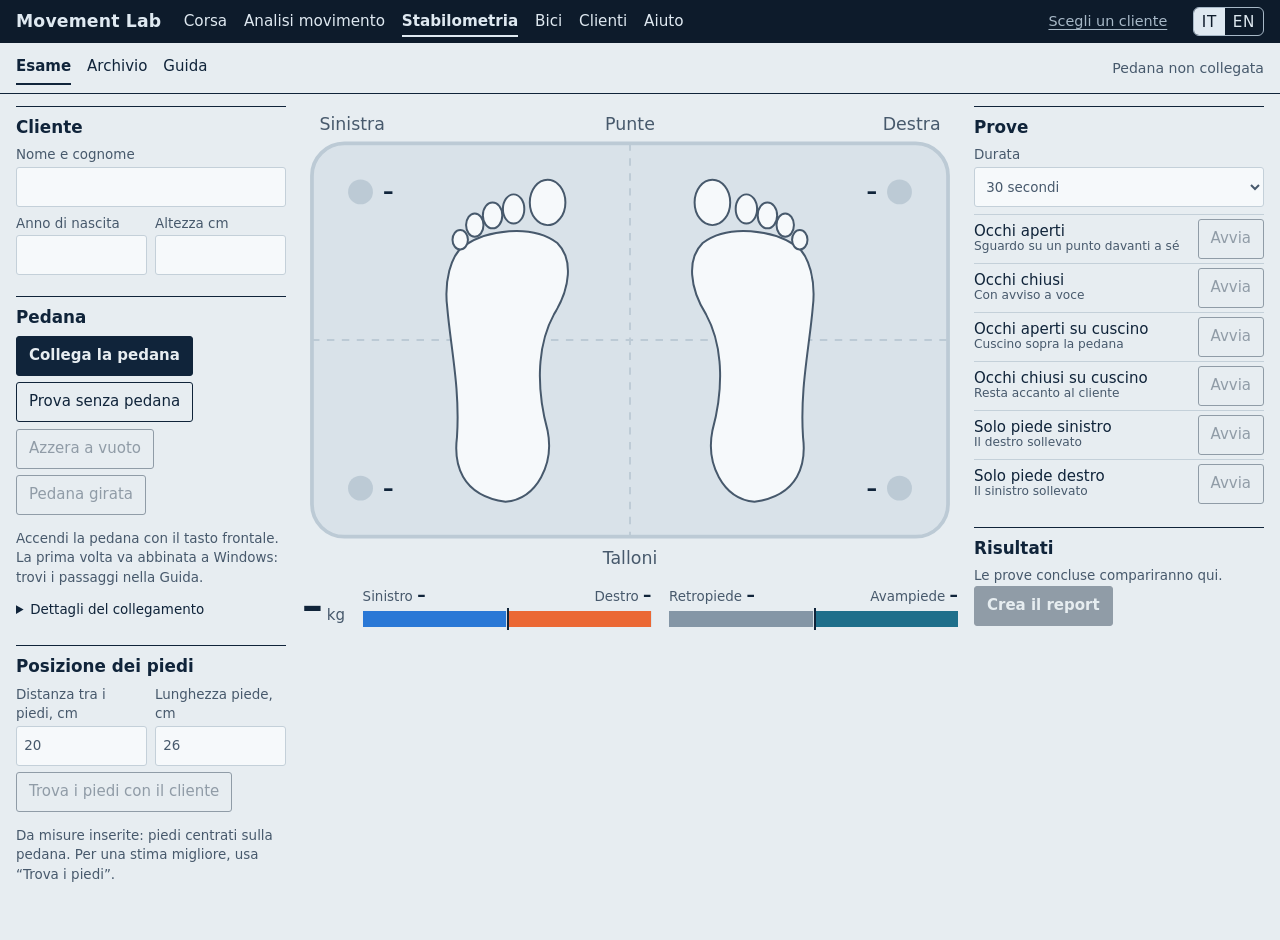
<file: stabilometria.html>
<!doctype html>
<html lang="it">
<head>
<meta charset="utf-8">
<meta name="viewport" content="width=device-width, initial-scale=1, viewport-fit=cover">
<title>Stabilometria, Movement Lab</title>
<link rel="manifest" href="manifest.webmanifest">
<link rel="apple-touch-icon" href="icon-192.png">
<meta name="theme-color" content="#0d1b2b">
<meta name="description" content="Stabilometria con Wii Balance Board: carico, centro di pressione e report per i clienti">
<link rel="icon" href="icon-192.png">
<link rel="stylesheet" href="stabilometria-styles.css">
<link rel="stylesheet" href="suitebar.css">
</head>
<body data-module="stabilometria">
<header class="top no-print">
  <nav aria-label="Sezioni"><a href="#esame" data-nav="esame">Esame</a><a href="#archivio" data-nav="archivio">Archivio</a><a href="#guida" data-nav="guida">Guida</a></nav>
  <p id="pill" class="pill" role="status">Pedana non collegata</p>
</header>

<main id="esame" class="page">
  <p id="noHid" class="note" hidden></p>
  <div class="ex-grid">
    <div class="col">
      <section><h2>Cliente</h2>
        <label>Nome e cognome <input id="c_name" list="clients" autocomplete="off"><datalist id="clients"></datalist></label>
        <div class="two"><label>Anno di nascita <input id="c_birth" type="number" inputmode="numeric"></label><label>Altezza cm <input id="c_height" type="number" inputmode="numeric"></label></div>
      </section>
      <section><h2>Pedana</h2>
        <div class="btns"><button id="connect" class="primary">Collega la pedana</button><button id="simBtn">Prova senza pedana</button></div>
        <div class="btns"><button id="tareBtn" disabled>Azzera a vuoto</button><button id="rotBtn" disabled aria-pressed="false">Pedana girata</button></div>
        <p class="fine" id="boardInfo">Accendi la pedana con il tasto frontale. La prima volta va abbinata a Windows: trovi i passaggi nella Guida.</p>
        <details class="log"><summary>Dettagli del collegamento</summary><ol id="log"></ol></details>
      </section>
      <section><h2>Posizione dei piedi</h2>
        <div class="two"><label>Distanza tra i piedi, cm <input id="stance" type="number" value="20" inputmode="decimal"></label><label>Lunghezza piede, cm <input id="footLen" type="number" value="26" inputmode="decimal"></label></div>
        <button id="findBtn" disabled>Trova i piedi con il cliente</button>
        <p class="fine" id="placeInfo">Da misure inserite: piedi centrati sulla pedana. Per una stima migliore, usa “Trova i piedi”.</p>
      </section>
    </div>
    <div class="center">
      <div class="plate"><div id="plate"></div><div class="overlay" id="overlay" hidden><div id="ovBig"></div><div id="ovSmall"></div></div></div>
      <div class="bars">
        <div class="stat"><b id="weight">–</b><span>kg</span></div>
        <div class="bar"><div class="barlab"><span>Sinistro <b id="lPct">–</b> <i id="lMark"></i></span><span><i id="rMark"></i> Destro <b id="rPct">–</b></span></div><div class="track"><i id="lBar" class="l"></i><i id="rBar" class="r"></i><em></em></div></div>
        <div class="bar"><div class="barlab"><span>Retropiede <b id="bPct">–</b></span><span>Avampiede <b id="fPct">–</b></span></div><div class="track"><i id="bBar" class="n"></i><i id="fBar" class="m"></i><em></em></div></div>
      </div>
    </div>
    <div class="col">
      <section><h2>Prove</h2>
        <label>Durata <select id="dur"><option value="20">20 secondi</option><option value="30" selected>30 secondi</option><option value="60">60 secondi</option></select></label>
        <ul class="tests" id="tests"></ul>
        <button id="stopBtn" class="stop" hidden>Interrompi la prova</button>
      </section>
      <section><h2>Risultati</h2><div id="done" class="fine">Le prove concluse compariranno qui.</div>
        <div class="btns"><button id="reportBtn" class="primary" disabled>Crea il report</button><button id="newBtn" class="quiet" hidden>Nuovo esame</button></div>
      </section>
    </div>
  </div>
</main>

<main id="report" class="page" hidden></main>
<main id="archivio" class="page" hidden></main>

<main id="guida" class="page guide" hidden>
  <h1>Guida</h1>
  <h2>Cosa misura la pedana</h2>
  <p>La Wii Balance Board ha 4 sensori di carico, uno per angolo. Misura il peso e il centro di pressione, cioè il punto in cui si concentra il carico complessivo, e come si sposta nel tempo.</p>
  <ul>
    <li><b>Misure dirette:</b> peso, centro di pressione, percorso, velocità, area di oscillazione.</li>
    <li><b>Stime:</b> carico sinistra e destra, avampiede e retropiede, le quattro zone. Dipendono dalla posizione dei piedi.</li>
    <li><b>Non misurabile:</b> la mappa di pressione sotto il piede e il punto di picco. Serve una pedana baropodometrica con molti sensori.</li>
  </ul>
  <h2>Prima volta: abbinare la pedana a Windows</h2>
  <ol>
    <li>Metti le batterie nella pedana e apri lo sportellino: il pulsante rosso SYNC è lì dentro.</li>
    <li>Sul PC, nella cartella del programma, fai doppio clic su <b>Abbina Balance Board.bat</b>.</li>
    <li>Quando te lo chiede, premi il pulsante rosso SYNC: il LED frontale inizia a lampeggiare.</li>
    <li>Quando l’abbinamento riesce, apri questa pagina con Chrome o Edge e premi <b>Collega la pedana</b>. Nell’elenco scegli “Nintendo RVL-WBC-01”.</li>
    <li>Le volte successive basta il tasto frontale della pedana e poi <b>Collega la pedana</b>.</li>
  </ol>
  <p>Se il programma di abbinamento non funziona: in Windows apri Pannello di controllo, Dispositivi e stampanti, Aggiungi dispositivo. Premi SYNC, scegli “Nintendo RVL-WBC-01” e, se chiede un PIN, lascialo vuoto e prosegui. Con questo metodo potresti dover ripetere l’abbinamento a ogni uso.</p>
  <h2>Quale computer</h2>
  <p>L’esame completo funziona su PC o tablet Windows con Chrome o Edge. Tablet Android e iPad non possono collegarsi alla pedana: il browser non lo consente e Android blocca il tipo di connessione che la pedana usa.</p>
  <h2>Come fare l’esame</h2>
  <ol>
    <li>Metti la pedana su un pavimento rigido e piano, con il tasto di accensione dalla parte dei talloni del cliente.</li>
    <li>A pedana vuota, premi <b>Azzera a vuoto</b>.</li>
    <li>Fai salire il cliente scalzo, con i piedi nella posizione che userai sempre. Controlla che il punto dal vivo si muova nel verso giusto. Se è invertito, premi <b>Pedana girata</b>.</li>
    <li>Se il cliente è stabile, usa <b>Trova i piedi</b>: stima la loro posizione reale con quattro brevi spostamenti di peso, senza muovere i piedi. Resta accanto al cliente.</li>
    <li>Fai almeno <b>Occhi aperti</b> e <b>Occhi chiusi</b>: il programma dà gli avvisi con la voce e il segnale sonoro.</li>
    <li>Premi <b>Crea il report</b> e salvalo in PDF o stampalo.</li>
  </ol>
  <h2>Perché trovare i piedi</h2>
  <p>Molti programmi calcolano sinistra e destra solo dai sensori agli angoli. I sensori però sono più lontani dei piedi, quindi la differenza risulta più piccola: un 56% reale su un piede può apparire come 54%. Serve anche sapere dove sono i piedi. Con la ricerca guidata la posizione viene misurata. Con le misure inserite, 1 cm di errore nel posizionamento sposta la stima di circa 5 punti percentuali.</p>
  <h2>Cosa significano i parametri</h2>
  <ul>
    <li><b>Lunghezza del percorso:</b> la strada percorsa dal centro di pressione.</li>
    <li><b>Velocità media:</b> lunghezza divisa per la durata.</li>
    <li><b>Area dell’ellisse al 95%:</b> la superficie che contiene il 95% dei punti.</li>
    <li><b>Occhi chiusi su aperti:</b> quanto aumenta l’oscillazione togliendo la vista (quoziente di Romberg).</li>
    <li><b>Segno ▲ sul carico:</b> la differenza tra i due piedi raggiunge la soglia scelta nella pagina principale. ▲▲ indica almeno il doppio.</li>
  </ul>
  <h2>Quanto fidarsi</h2>
  <p>Gli studi sulla pedana danno indicazioni diverse: alcuni la trovano affidabile, altri non equivalente a una piattaforma di laboratorio. L’errore tipico sul centro di pressione è di alcuni millimetri. Usala soprattutto per seguire la stessa persona nel tempo, sempre con lo stesso protocollo. Non è un dispositivo medico e il report non è una diagnosi. Il peso massimo è di 150 kg.</p>
  <h2>Privacy</h2>
  <p>I dati restano nel browser di questo dispositivo e non vengono inviati a nessuno. Chiedi il consenso del cliente e conserva con cura i file esportati.</p>
  <h2>Fonti</h2>
  <ul class="fine">
    <li>Protocollo: <a href="https://wiibrew.org/wiki/Balance_Board">WiiBrew, Balance Board</a> e driver hid-wiimote di Linux.</li>
    <li>Leach et al., <a href="https://www.mdpi.com/1424-8220/14/10/18244">Sensors 2014</a>. Bartlett et al., Gait &amp; Posture 2014. Pavan et al., European Journal of Sport Science 2015. Kaewkaen et al., Malaysian Journal of Medical Sciences 2019.</li>
  </ul>
</main>
<script type="module" src="suitebar.js"></script>
<script type="module" src="stabilometria-app.js"></script>
</body>
</html>
</file>
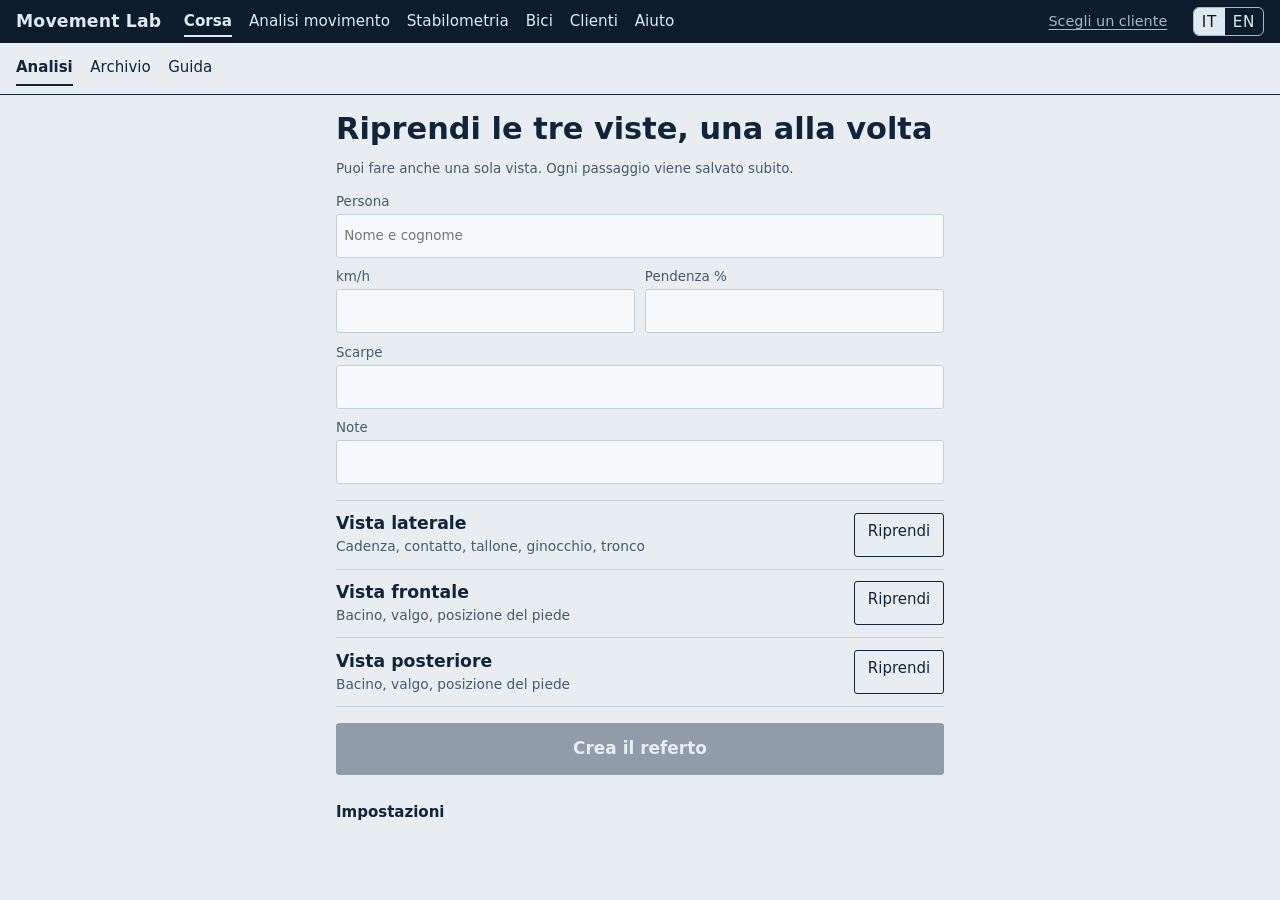
<file: telefono.html>
<!doctype html>
<html lang="it">
<head>
<meta charset="utf-8">
<meta name="viewport" content="width=device-width, initial-scale=1, viewport-fit=cover">
<title>Corsa, Movement Lab</title>
<meta name="theme-color" content="#0d1b2b">
<meta name="description" content="Analisi della corsa dal telefono, una vista alla volta">
<link rel="manifest" href="../manifest.webmanifest">
<link rel="icon" href="../icon-192.png">
<link rel="apple-touch-icon" href="../icon-192.png">
<link rel="stylesheet" href="styles.css">
<link rel="stylesheet" href="telefono.css">
<link rel="stylesheet" href="../suitebar.css">
</head>
<body data-module="corsa">
<header class="top no-print">
  <nav aria-label="Sezioni"><a href="#home" data-nav="home">Analisi</a><a href="#archivio" data-nav="archivio">Archivio</a><a href="#guida" data-nav="guida">Guida</a></nav>
  <p id="status" role="status"></p>
</header>

<main id="home" class="page home">
  <h1>Riprendi le tre viste, una alla volta</h1>
  <p class="fine">Puoi fare anche una sola vista. Ogni passaggio viene salvato subito.</p>
  <form id="form" class="fields" autocomplete="off">
    <label class="wide">Persona <input id="person" list="people" placeholder="Nome e cognome"><datalist id="people"></datalist></label>
    <label>km/h <input id="speed" type="number" step="0.1" min="0" inputmode="decimal"></label>
    <label>Pendenza % <input id="incline" type="number" step="0.5" inputmode="decimal"></label>
    <label class="wide">Scarpe <input id="shoes"></label>
    <label class="wide">Note <input id="notes"></label>
  </form>
  <div class="passes" id="passes"></div>
  <div class="actions">
    <button id="finish" class="primary" disabled>Crea il referto</button>
    <button id="restart" class="quiet" hidden>Inizia una nuova analisi</button>
  </div>
  <details class="settings">
    <summary>Impostazioni</summary>
    <div class="fields">
      <label>Conto alla rovescia <select id="s_count"><option value="0">Nessuno</option><option value="5">5 secondi</option><option value="10" selected>10 secondi</option><option value="20">20 secondi</option></select></label>
      <label>Durata passaggio <select id="s_dur"><option value="0">Termino io</option><option value="30">30 secondi</option><option value="60" selected>60 secondi</option><option value="120">2 minuti</option></select></label>
      <label>Riconoscimento <select id="s_model"><option value="lite" selected>Veloce</option><option value="full">Preciso, scalda di più</option></select></label>
      <label>Metronomo, passi/min <input id="s_metro" type="number" value="170" inputmode="numeric"></label>
      <label class="wide">Riproduzione file video <select id="s_rate"><option value="1">Velocità normale</option><option value="0.5">Metà velocità</option><option value="0.25">Un quarto, per slow motion</option></select></label>
    </div>
  </details>
</main>

<main id="archivio" class="page" hidden></main>
<main id="report" class="page" hidden></main>

<main id="guida" class="page guide" hidden>
  <h1>Come riprendere</h1>
  <ol>
    <li>Metti il telefono su un treppiede a circa 3 metri, in bolla, con l’obiettivo all’altezza dell’anca o poco sotto.</li>
    <li>Inquadra tutto il corpo, con margine sopra la testa e sotto i piedi. In verticale di solito entra meglio.</li>
    <li>Per la vista laterale tieni il telefono perpendicolare al nastro, centrato sul punto in cui la persona corre.</li>
    <li>Nelle viste frontale e posteriore premi “Calibra” con la persona ferma in piedi, 3 secondi. Va rifatto a ogni vista, perché il telefono si sposta.</li>
    <li>Fai correre la persona finché è a regime, poi avvia il passaggio con il conto alla rovescia. Mantieni la stessa velocità in tutti i passaggi.</li>
    <li>Non ruotare il telefono durante un passaggio.</li>
  </ol>
  <h2>Per risultati migliori</h2>
  <ul>
    <li>Luce uniforme, abiti aderenti, nessun’altra persona nell’inquadratura.</li>
    <li>Telefono in carica e fuori dal sole: il riconoscimento scalda e, se il telefono si surriscalda, i fotogrammi analizzati calano.</li>
    <li>Modalità Non disturbare: una telefonata o il passaggio a un’altra app interrompe la ripresa.</li>
    <li>Se la cifra dei fps è bassa, usa il riconoscimento “Veloce” o analizza un video già registrato.</li>
  </ul>
  <h2>Tempo di contatto più affidabile</h2>
  <p>Registra con la fotocamera del telefono in slow motion, poi scegli “File video” nella schermata di ripresa e imposta la riproduzione a un quarto. Il video deve aprirsi nel browser: se non si apre, registralo in H.264 anziché HEVC.</p>
  <h2>Quanto fidarsi delle misure</h2>
  <ul>
    <li><b>Più affidabili:</b> cadenza e tempo del passo.</li>
    <li><b>Buone per confrontare le sessioni:</b> tallone avanti al bacino, angoli di ginocchio e tibia, tronco, oscillazione, caduta del bacino, valgo, larghezza del passo.</li>
    <li><b>Da leggere con cautela:</b> tempi di contatto e volo. A 30 fps ogni istante ha almeno ±33 ms di tolleranza, a 60 fps ±17 ms. Nei test su un corridore simulato il contatto risulta circa 20 ms più lungo del vero.</li>
  </ul>
  <p>I passaggi non avvengono nello stesso momento, quindi non confrontare un singolo passo tra le viste: il referto riporta i valori tipici di ogni vista.</p>
  <p class="fine">I video vengono elaborati solo sul telefono e non vengono caricati da nessuna parte. Nel referto restano numeri e pochi fotogrammi di esempio: chiedi il consenso alla persona ripresa.</p>
</main>

<section id="shot" class="shot" hidden>
  <div class="shot-head"><h1 id="shotTitle"></h1><button id="shotClose">Chiudi</button></div>
  <div class="frame">
    <video id="video" muted playsinline hidden></video><canvas id="overlay"></canvas>
    <div class="hint" id="hint" role="status"></div>
    <div class="count" id="count" hidden></div>
    <div class="clocked" id="clock" hidden></div>
  </div>
  <div class="live" id="liveBox"></div>
  <div>
    <div class="shot-tools" id="tools">
      <select id="camera" aria-label="Fotocamera"></select>
      <label class="btn">File video<input id="file" type="file" accept="video/*" hidden></label>
      <button id="calib" hidden>Calibra</button>
      <button id="metro" aria-pressed="false">Metronomo</button>
      <button id="demo">Simula</button>
    </div>
    <div class="shot-main"><button id="go" class="go" disabled>Avvia il passaggio</button></div>
  </div>
</section>
<script type="module" src="../suitebar.js"></script>
<script type="module" src="telefono.js"></script>
</body>
</html>
</file>
<file: corsa/styles.css>
:root {
  color-scheme: light;
  --floor: #e7edf1; --panel: #f6f9fb; --ink: #10243a; --ink2: #47596c; --line: #c4d0d9;
  --bay: #0d1b2b; --bay-ink: #dfe9f1;
  --l: #2a78d6; --r: #eb6834; --n1: #47596c; --lt: #1c63b8; --rt: #b8481a;
  --alert: #a4162d; --accent: #10243a;
  --font: "Bahnschrift", "DIN Alternate", "Barlow", "Segoe UI", system-ui, sans-serif;
}
@media (prefers-color-scheme: dark) {
  :root { color-scheme: dark; --floor: #101c29; --panel: #182634; --ink: #eaf1f6; --ink2: #a9b8c5; --line: #30414f; --bay: #081320; --l: #3987e5; --r: #d95926; --n1: #a9b8c5; --lt: #79b2f3; --rt: #f09468; --alert: #ff8a9b; --accent: #eaf1f6; }
}
* { box-sizing: border-box; }
html { -webkit-text-size-adjust: 100%; }
body { margin: 0; background: var(--floor); color: var(--ink); font: 15px/1.45 var(--font); font-variant-numeric: tabular-nums; }
[hidden] { display: none !important; }
a { color: inherit; }
h1 { font-size: 1.9rem; line-height: 1.1; margin: 0 0 .25rem; font-weight: 600; }
h2 { font-size: 1.1rem; margin: 0; font-weight: 600; }
.fine { font-size: .84rem; color: var(--ink2); font-weight: 400; }
:focus-visible { outline: 3px solid var(--l); outline-offset: 2px; }

button, .btn { font: inherit; color: var(--ink); background: transparent; border: 1.5px solid var(--ink); border-radius: 3px; padding: .42rem .8rem; cursor: pointer; text-decoration: none; display: inline-block; }
button:hover:not(:disabled), .btn:hover { background: color-mix(in srgb, var(--ink) 10%, transparent); }
button:disabled { opacity: .4; cursor: not-allowed; }
button.primary { background: var(--accent); color: var(--floor); font-weight: 600; }
button.primary:hover:not(:disabled) { background: color-mix(in srgb, var(--accent) 85%, var(--floor)); }
button.stop, button.stop:hover:not(:disabled) { background: var(--alert); border-color: var(--alert); color: #fff; font-weight: 600; }
button.quiet { border-color: transparent; text-decoration: underline; text-underline-offset: 3px; padding-inline: .3rem; }
button[aria-pressed="true"] { background: var(--ink); color: var(--floor); }
input, select { font: inherit; color: inherit; background: var(--panel); border: 1px solid var(--line); border-radius: 3px; padding: .3rem .45rem; width: 100%; min-width: 0; }
label { font-size: .84rem; color: var(--ink2); display: grid; gap: .15rem; }

.top { display: flex; align-items: baseline; gap: 1.6rem; padding: .5rem 16px; flex-wrap: wrap; border-bottom: 1.5px solid var(--ink); }
.brand { font-size: 1.3rem; font-weight: 700; font-stretch: condensed; text-decoration: none; }
nav { display: flex; gap: 1.1rem; flex-wrap: wrap; }
nav a { text-decoration: none; padding-bottom: 2px; border-bottom: 2px solid transparent; }
nav a[aria-current="page"] { border-color: var(--ink); font-weight: 600; }
#status { margin: 0 0 0 auto; color: var(--ink2); font-size: .88rem; max-width: 60ch; }
#status.err { color: var(--alert); }
.page { padding: 12px 16px 24px; }

.session { display: grid; grid-template-columns: 2fr repeat(3, minmax(70px, .6fr)) 1fr 2fr; gap: .6rem; }
.controls { display: flex; flex-wrap: wrap; gap: .5rem; align-items: center; margin: .7rem 0; }
.clock { font-size: 1.3rem; font-weight: 600; min-width: 3.4em; }
.goals { background: var(--panel); border: 1px solid var(--line); padding: .6rem .8rem .8rem; margin-bottom: .7rem; }
.goals .fine { margin: 0 0 .5rem; }
.goal-fields { display: grid; grid-template-columns: repeat(auto-fit, minmax(170px, 1fr)); gap: .6rem; }

.bays { display: grid; grid-template-columns: 1.25fr 1fr 1fr; gap: 12px; align-items: start; }
.bay { min-width: 0; }
.bay-head { display: flex; justify-content: space-between; align-items: baseline; gap: .6rem; margin-bottom: .3rem; }
.bay-head .state { font-size: .8rem; color: var(--ink2); text-align: right; }
.bay-head .state.warn { color: var(--alert); }
.stage { position: relative; aspect-ratio: 16 / 9; background: var(--bay); color: var(--bay-ink); overflow: hidden; }
.stage video, .stage canvas { position: absolute; inset: 0; width: 100%; height: 100%; object-fit: contain; }
.stage .placeholder { position: absolute; inset: 0; display: flex; align-items: center; justify-content: center; text-align: center; padding: 1rem; font-size: .92rem; }
.stage .tag { position: absolute; left: 8px; top: 8px; background: var(--bay); padding: .1rem .45rem; font-size: .78rem; }
.src-row { display: grid; grid-template-columns: 1fr auto; gap: .4rem; margin-top: .35rem; align-items: center; }
.src-row label.mirror { display: flex; align-items: center; gap: .3rem; white-space: nowrap; }
.src-row label.mirror input { width: auto; }
.readout { margin-top: .5rem; display: grid; }
.readout .row { display: grid; grid-template-columns: 1fr auto; align-items: baseline; padding: .24rem 0; border-top: 1px solid var(--line); gap: .6rem; }
.readout .row > span:first-child { font-size: .87rem; line-height: 1.2; }
.readout .val { font-size: 1.28rem; font-weight: 600; white-space: nowrap; }
.readout .val small { font-size: .74rem; font-weight: 400; color: var(--ink2); }
.readout .val .lv { color: var(--lt); } .readout .val .rv { color: var(--rt); margin-left: .6rem; }
.readout .row.hero .val { font-size: 2.5rem; line-height: 1; font-stretch: condensed; }
.readout .row.over .val, .readout .row.over > span:first-child { color: var(--alert); }
.readout .row.over > span:first-child::before { content: "▲ "; }
.asymline { grid-column: 1 / -1; font-size: .84rem; margin-top: -.1rem; }
.asymline:empty { display: none; }
.r-asym { font-style: normal; color: #ff9dac; font-weight: 700; }
.sw { display: inline-block; width: 10px; height: 10px; border-radius: 2px; margin: 0 .25rem 0 .15rem; vertical-align: baseline; }
.sw.l { background: var(--l); } .sw.r { background: var(--r); } .sw.n1 { background: var(--n1); }

.ribbon-wrap { margin-top: .9rem; }
#ribbon, #ribbon2 { width: 100%; display: block; background: var(--bay); margin-top: .3rem; }
#ribbon { height: 64px; }
#ribbon2 { height: 15vh; }
body.running .session { display: none; }

.runner { position: fixed; inset: 0; background: var(--bay); color: var(--bay-ink); display: grid; grid-template-columns: 1.4fr 1fr; grid-template-rows: 1fr auto; padding: 2vh 3vw; gap: 2vh 3vw; z-index: 10; }
.runner-close { position: absolute; top: 12px; right: 16px; color: var(--bay-ink); border-color: var(--bay-ink); }
.runner-close:hover { background: #ffffff22 !important; }
.r-main { align-self: center; }
.r-cad { font-size: min(27vw, 58vh); line-height: .9; font-weight: 700; font-stretch: condensed; letter-spacing: -.02em; }
.r-cad.off { color: #ff8a9b; }
.r-unit { font-size: 2.6vh; }
.r-side { align-self: center; display: grid; gap: 3.5vh; }
.r-m span { font-size: 2.6vh; } .r-m small { font-size: 1.8vh; opacity: .75; display: block; }
.r-pair { display: flex; gap: 2.5vw; } .r-pair b { font-size: 9vh; line-height: 1.05; font-weight: 600; }
.ink-l { color: #79b2f3; } .ink-r { color: #f09468; }
.runner canvas { grid-column: 1 / -1; background: transparent; }

.rep-head { display: flex; justify-content: space-between; flex-wrap: wrap; align-items: end; gap: 1rem; border-bottom: 1.5px solid var(--ink); padding-bottom: .6rem; }
.rep-head p { margin: 0; color: var(--ink2); }
.rep-actions { display: flex; flex-wrap: wrap; gap: .5rem; align-items: end; }
.report, .archive { max-width: 1040px; margin: 0 auto; }
.facts { display: flex; flex-wrap: wrap; gap: .5rem 2.2rem; margin: .9rem 0; }
.facts dt { font-size: .8rem; color: var(--ink2); } .facts dd { margin: 0; font-weight: 600; }
.notes { max-width: 72ch; }
.sim-banner { background: var(--ink); color: var(--floor); padding: .45rem .7rem; margin: .8rem 0 0; }
.rep-view { margin-top: 1.5rem; break-inside: avoid-page; }
.rep-view h2 { font-size: 1.35rem; }
.rep-view .fine { margin: .2rem 0; }
table.metrics { width: 100%; border-collapse: collapse; margin-top: .55rem; }
table.metrics th, table.metrics td { padding: .32rem .5rem .32rem 0; border-top: 1px solid var(--line); text-align: left; font-weight: 400; vertical-align: baseline; }
table.metrics thead th { border-top: 0; color: var(--ink2); font-size: .84rem; }
table.metrics tbody th { font-weight: 500; }
table.metrics td, table.metrics .n { text-align: right; }
table.metrics td:first-of-type { font-weight: 600; }
.archive td:first-of-type { font-weight: 400; text-align: left; }
.u { color: var(--ink2); font-size: .8rem; font-weight: 400; }
.sd { color: var(--ink2); font-weight: 400; font-size: .86em; }
.keys { display: grid; grid-template-columns: repeat(auto-fill, minmax(300px, 1fr)); gap: 10px; margin-top: .8rem; }
.keys figure { margin: 0; } .keys img { width: 100%; display: block; background: var(--bay); } .keys figcaption { font-size: .84rem; color: var(--ink2); margin-top: .15rem; }
.charts { display: grid; grid-template-columns: repeat(auto-fit, minmax(300px, 1fr)); gap: 14px; margin-top: .8rem; }
.chart { position: relative; margin: 0; }
.chart figcaption { font-weight: 600; }
.chart svg { width: 100%; display: block; }
.chart .grid { stroke: var(--line); stroke-width: 1; }
.chart .tick { fill: var(--ink2); font-size: 11px; }
.chart .line.l { stroke: var(--l); } .chart .line.r { stroke: var(--r); stroke-dasharray: 7 4; } .chart .line.n1 { stroke: var(--l); }
.chart .cross { stroke: var(--ink2); stroke-width: 1; }
.chart .legend { font-size: .82rem; display: flex; gap: .8rem; color: var(--ink2); }
.chart .tip { position: absolute; top: 34px; background: var(--ink); color: var(--floor); padding: .25rem .5rem; font-size: .8rem; pointer-events: none; white-space: nowrap; z-index: 2; }
.disclaimer { margin-top: 1.6rem; border-top: 1px solid var(--line); padding-top: .5rem; }
.empty { padding: 2rem 0; font-size: 1.05rem; }

.guide { max-width: 800px; margin: 0 auto; }
.guide h2 { font-size: 1.25rem; margin-top: 1.5rem; }
.guide li { margin-bottom: .4rem; max-width: 72ch; } .guide p { max-width: 72ch; }
.lede { font-size: 1.1rem; }
.plan { width: 100%; background: var(--panel); margin-top: .7rem; }
.plan text { fill: var(--ink); font-size: 15px; font-family: var(--font); }
.plan .small { font-size: 13px; fill: var(--ink2); }
.plan .belt { fill: none; stroke: var(--ink); stroke-width: 2; }
.plan .cam rect { fill: var(--ink); }
.plan .dim { stroke: var(--ink2); stroke-dasharray: 4 4; }
.plan .dir { fill: none; stroke: var(--r); stroke-width: 2.5; }

@media (max-width: 1000px) {
  .bays { grid-template-columns: 1fr; }
  .session { grid-template-columns: 1fr 1fr; }
  .session .grow { grid-column: 1 / -1; }
  .runner { grid-template-columns: 1fr; overflow: auto; }
}
@media print {
  :root { color-scheme: light; --floor: #fff; --panel: #fff; --ink: #000; --ink2: #444; --line: #bbb; --l: #2a78d6; --r: #eb6834; --lt: #1c63b8; --rt: #b8481a; }
  .no-print, .top { display: none !important; }
  body { font-size: 11pt; }
  .page { padding: 0; }
  .chart .tip, .chart .cross { display: none; }
  .rep-view { break-inside: auto; } table.metrics, .keys, .charts { break-inside: avoid; }
  * { -webkit-print-color-adjust: exact; print-color-adjust: exact; }
}

/* Ruota della corsa */
.ruota-sec { --err: #c8233f; margin-top: 1.5rem; break-before: page; }
@media (prefers-color-scheme: dark) { .ruota-sec { --err: #ff6b82; } }
.ruota-head { display: flex; justify-content: space-between; align-items: end; flex-wrap: wrap; gap: .5rem 1rem; border-bottom: 1.5px solid var(--ink); padding-bottom: .4rem; }
.ruota-head h2 { font-size: 1.45rem; margin: 0; }
.ruota-head p { margin: 0; color: var(--ink2); }
.ruota-intro { max-width: 90ch; margin: .5rem 0 .4rem; }
.ruota-grid { display: grid; grid-template-columns: minmax(0, 1.55fr) minmax(0, 1fr); gap: 10px 22px; align-items: start; }
.ruota-main, .ruota-rear { margin: 0; }
.ruota-rear figcaption { font-weight: 600; }
.rw-svg { display: block; width: 100%; height: auto; font-family: var(--font); }
.ruota-key { list-style: none; padding: 0; margin: .5rem 0 0; font-size: .86rem; color: var(--ink2); display: grid; gap: .22rem; }
.ruota-key li { display: grid; grid-template-columns: 38px minmax(0, 1fr); align-items: center; }
.ruota-key .rw-num { justify-self: center; }
.rw-ring { fill: none; stroke: var(--line); stroke-width: 30; }
.rw-ring-st { fill: none; stroke: var(--ink); stroke-width: 30; }
.rw-ring-t { font-size: 17px; letter-spacing: .14em; font-weight: 600; fill: var(--ink2); dominant-baseline: middle; }
.rw-ring-t.st { fill: var(--floor); }
.rw-chev { fill: none; stroke: var(--ink2); stroke-width: 3; stroke-linecap: round; stroke-linejoin: round; }
.rw-chev.st { stroke: var(--floor); }
.rw-lead { stroke: var(--line); stroke-width: 1.5; }
.rw-tick circle { fill: var(--floor); stroke: var(--ink); stroke-width: 2; }
.rw-tick text { font-size: 15px; font-weight: 700; text-anchor: middle; fill: var(--ink); }
.rw-label { font-size: 21px; fill: var(--ink); }
.rw-label .id { font-weight: 700; }
.rw-ground { stroke: var(--ink2); stroke-width: 2; }
.rw-ref { fill: none; stroke: #8496a6; stroke-width: 1.6; stroke-dasharray: 4 3; stroke-linejoin: round; }
.rw-ref.big { stroke-width: 2.2; stroke-dasharray: 7 5; }
.rw-far { fill: none; stroke: #8496a6; stroke-width: 2.8; stroke-linecap: round; stroke-linejoin: round; }
.rw-far.big { stroke-width: 4; }
.rw-near { fill: none; stroke: var(--ink); stroke-width: 3.6; stroke-linecap: round; stroke-linejoin: round; }
.rw-near.big { stroke-width: 5.5; }
.rw-head { fill: var(--floor); stroke: var(--ink); stroke-width: 3; }
.rw-head.big { stroke-width: 4.5; }
.rw-joint { fill: var(--floor); stroke: var(--ink); stroke-width: 1.8; }
.rw-err-o { fill: none; stroke: var(--err); stroke-width: 9; stroke-linecap: round; stroke-linejoin: round; }
.rw-err-i { fill: none; stroke: var(--floor); stroke-width: 3; stroke-linecap: round; stroke-linejoin: round; }
.rw-err-o.big { stroke-width: 12; } .rw-err-i.big { stroke-width: 4.5; }
.rw-path { fill: none; stroke: var(--ink); stroke-width: 3; stroke-linejoin: round; }
.rw-path-ref { fill: none; stroke: #8496a6; stroke-width: 2.2; stroke-dasharray: 7 5; stroke-linejoin: round; }
.rw-dim { fill: none; stroke: var(--ink2); stroke-width: 2; }
.rw-dim.err { stroke: var(--err); stroke-width: 3; }
.rw-val { font-size: 21px; font-weight: 600; fill: var(--ink); }
.rw-val.err { fill: var(--err); font-weight: 700; }
.rw-big { font-size: 42px; font-weight: 700; fill: var(--ink); }
.rw-big.err { fill: var(--err); }
.rw-small { font-size: 18px; fill: var(--ink2); }
.rw-arrow { fill: none; stroke: var(--err); stroke-width: 4; stroke-linecap: round; stroke-linejoin: round; }
.rw-mid { stroke: var(--ink2); stroke-width: 1.4; stroke-dasharray: 2 5; }
.rw-badge circle { fill: var(--err); }
.rw-badge polygon { fill: var(--floor); stroke: var(--err); stroke-width: 3.5; }
.rw-badge text { font-size: 18px; font-weight: 700; text-anchor: middle; fill: #fff; }
.rw-badge.manual text { fill: var(--ink); font-size: 16px; }
.rw-num { flex: none; display: inline-flex; align-items: center; justify-content: center; width: 1.55em; height: 1.55em; border-radius: 50%; background: var(--err, #c8233f); color: #fff; font-weight: 700; font-size: .92em; }
.rw-num.manual { background: transparent; border: 2px solid var(--err, #c8233f); border-radius: 0; transform: rotate(45deg); width: 1.3em; height: 1.3em; margin: 0 .15em; color: var(--ink); }
.rw-num.manual i { font-style: normal; transform: rotate(-45deg); }
.ruota-list h3 { font-size: 1.1rem; margin: .7rem 0 .25rem; font-weight: 600; }
.ruota-list .fine { margin: .25rem 0; }
.ruota-ol { list-style: none; margin: 0; padding: 0; display: grid; grid-template-columns: repeat(auto-fit, minmax(330px, 1fr)); gap: .4rem 1.4rem; }
.ruota-ol li { display: grid; grid-template-columns: 2em minmax(0, 1fr); align-items: start; break-inside: avoid; }
.ruota-ol b { font-weight: 600; }
.rw-value { color: var(--ink2); font-size: .92em; }
.ruota-ctrl { margin-top: .7rem; border-top: 1px solid var(--line); padding-top: .4rem; }
.ruota-ctrl summary { cursor: pointer; font-weight: 600; min-height: 32px; }
.ruota-ctrl .fine { margin: .25rem 0; max-width: 85ch; }
.ruota-sel { display: flex; flex-wrap: wrap; gap: .4rem 1.1rem; align-items: end; }
.ruota-sel label { min-width: 150px; }
.ruota-sel label.check { display: flex; align-items: center; gap: .4rem; min-width: 0; color: var(--ink); }
.ruota-sel label.check input { width: auto; }
@media (max-width: 860px) {
  .ruota-grid { grid-template-columns: minmax(0, 1fr); }
  .ruota-ol { grid-template-columns: minmax(0, 1fr); }
}
@media print {
  .ruota-sec { --err: #000; break-after: page; }
  .rw-ring-st { stroke: #000; } .rw-ring-t.st { fill: #fff; } .rw-ring { stroke: #bbb; }
  .rw-err-i { stroke: #fff; } .rw-head, .rw-joint, .rw-tick circle, .rw-badge polygon { fill: #fff; }
  .rw-ref, .rw-path-ref, .rw-far { stroke: #777; }
  .rw-num { background: #000; } .rw-num.manual { background: transparent; border-color: #000; color: #000; }
  .rw-ring-t.st, .rw-chev.st { fill: #fff; } .rw-chev.st { fill: none; stroke: #fff; }
  .ruota-grid { grid-template-columns: 128mm minmax(0, 1fr); gap: 0 4mm; }
  .ruota-key { font-size: 8pt; }
  .ruota-intro { font-size: 9.5pt; margin: 1mm 0; }
  .ruota-ol { grid-template-columns: 1fr 1fr; font-size: 9pt; gap: 1mm 4mm; }
  .ruota-list .fine { font-size: 8pt; margin: .6mm 0; }
  .ruota-list h3 { margin: 1mm 0 .5mm; font-size: 10.5pt; }
  body.print-ruota .report > *:not(.ruota-sec) { display: none !important; }
  body.print-ruota .ruota-sec { margin-top: 0; break-before: auto; break-after: auto; }
}
</file>
<file: suitebar.css>
/* Barra comune e segnalazione delle asimmetrie: i colori sono fissi perché questo foglio si aggiunge a quello di ogni programma. */
.labbar { display: flex; align-items: center; flex-wrap: wrap; gap: .25rem 1.4rem; padding: .4rem 16px; background: #0d1b2b; color: #dfe9f1; font-size: .95rem; }
.labbar a { color: inherit; text-decoration: none; }
.labbar .labname { font-weight: 700; font-size: 1.08rem; font-stretch: condensed; letter-spacing: .01em; }
.labbar nav { display: flex; flex-wrap: wrap; gap: .1rem 1.05rem; }
.labbar nav a { padding: .2rem 0; border-bottom: 2px solid transparent; font-weight: 400; }
.labbar nav a:hover { border-bottom-color: #a7b8c7; }
.labbar nav a[aria-current="page"] { border-bottom-color: #dfe9f1; font-weight: 600; }
.labbar :focus-visible { outline: 3px solid #79b2f3; outline-offset: 2px; }
.labclient { margin-left: auto; color: #a7b8c7; font-size: .9rem; }
.labclient .who { color: #fff; font-weight: 600; }
.labclient .who:hover { text-decoration: underline; }
.labclient .change { text-decoration: underline; text-underline-offset: 3px; margin-left: .4rem; }
.labinstall { font: inherit; font-size: .88rem; color: #dfe9f1; background: transparent; border: 1.5px solid #a7b8c7; border-radius: 3px; padding: .2rem .6rem; cursor: pointer; }
@media (max-width: 620px) {
  .labbar { padding: .4rem 12px .1rem; gap: .1rem .8rem; }
  .labbar .labname { font-size: 1rem; }
  .labclient { font-size: .84rem; }
  .labbar nav { order: 3; flex: 0 0 100%; flex-wrap: nowrap; overflow-x: auto; gap: 1.1rem; scrollbar-width: none; }
  .labbar nav a { white-space: nowrap; padding: .45rem 0; }
  .labinstall { order: 2; }
}
.labnotice { background: #fff4d1; color: #4a3500; border-bottom: 2px solid #8a6a00; padding: .55rem 16px; display: flex; flex-wrap: wrap; gap: .4rem 1rem; align-items: center; justify-content: space-between; }
.labnotice p { margin: 0; max-width: 80ch; }
.labnotice button { color: #4a3500; border-color: #4a3500; background: transparent; }
.labnotice button:hover { background: #00000014 !important; }
.labnotice .close { background: #4a3500; color: #fff4d1; font-weight: 600; }
.labnotice .close:hover { background: #2f2200 !important; }

.asym { font-weight: 700; white-space: nowrap; color: #a4162d; }
.asym.lv2 { background: #a4162d; color: #fff; padding: .02em .35em; border-radius: 2px; }
.asym-note { font-weight: 400; font-size: .84em; display: block; color: var(--ink2); white-space: normal; }
.asym-sec { border: 1.5px solid var(--ink); padding: .55rem .8rem .5rem; margin-top: 1.1rem; break-inside: avoid; }
.asym-sec h2 { font-size: 1.05rem; margin: 0 0 .25rem; font-weight: 600; }
.asym-sec ul { margin: 0 0 .3rem; padding: 0; list-style: none; }
.asym-sec li { margin-bottom: .22rem; padding-left: 2.1em; text-indent: -2.1em; }
.asym-sec li > .asym:first-child { display: inline-block; min-width: 1.75em; text-indent: 0; text-align: center; margin-right: .2em; }
.asym-sec p { margin: 0 0 .25rem; }
.asym-legend { font-size: .8rem; color: var(--ink2); margin: .35rem 0 0 !important; }
.asym-legend .asym { font-size: .92em; }
.asym-live { font-size: .92rem; min-height: 1.3em; margin: .15rem 0; color: var(--bay-ink2, inherit); }
.asym-live .asym { color: #ff9dac; }
.asym-live .asym.lv2 { background: #c8233f; color: #fff; }
.dash-sample { display: inline-block; vertical-align: middle; margin-right: .3rem; }
.studio-line { color: var(--ink2); font-size: .95rem; }
.studio-line:empty { display: none; }
@media (prefers-color-scheme: dark) {
  .asym { color: #ff9dac; }
  .asym.lv2 { background: #c8233f; color: #fff; }
}
@media print {
  .labbar, .labnotice { display: none !important; }
  .asym { color: #000; }
  .asym.lv2 { background: #000; color: #fff; border: 1px solid #000; }
  .asym-sec { border-color: #000; }
  .asym-note, .asym-legend { color: #333; }
}

/* ---------- Stampa e PDF: impaginazione comune a tutti i report ----------
   Un solo colore d'accento in piccole quantità (filetti, titoli), fondi chiari, nessuna area scura: poco inchiostro. */
@media print {
  @page {
    size: A4; margin: 13mm 13mm 15mm;
    @bottom-left { content: "Movement Lab · analisi del movimento"; font: 7pt "Bahnschrift", "Barlow", "Segoe UI", sans-serif; color: #7a8590; vertical-align: top; padding-top: 3mm; }
    @bottom-right { content: "Pagina " counter(page) " di " counter(pages); font: 7pt "Bahnschrift", "Barlow", "Segoe UI", sans-serif; color: #7a8590; vertical-align: top; padding-top: 3mm; }
  }
  html, body { background: #fff !important; }
  .report { --acc: #1d5c8c; --acc-soft: #eef4f9; --rule: #d5dbe1; --zebra: #f5f7f9; color: #15202b; font-size: 9.6pt; line-height: 1.42; }
  .report p { orphans: 3; widows: 3; }

  /* Intestazione */
  .report .rep-head { display: block; position: relative; border-bottom: 0; padding: 0 0 3.2mm; margin: 0 0 4.5mm; }
  .report .rep-head::after { content: ""; position: absolute; left: 0; right: 0; bottom: 0; height: 1.2mm; background: linear-gradient(var(--acc), var(--acc)) left bottom / 34mm 1.2mm no-repeat, linear-gradient(var(--rule), var(--rule)) left bottom / 100% .35mm no-repeat; }
  .report .studio-line, .report .studio-name { color: var(--acc) !important; font-size: 7.6pt; font-weight: 700; text-transform: uppercase; letter-spacing: .14em; margin: 0 0 1.2mm; }
  .report .rep-head h1 { font-size: 21pt; line-height: 1.08; font-weight: 700; letter-spacing: -.01em; margin: 0 0 1mm; color: #0f1720; }
  .report .rep-head p { color: #56616c; font-size: 9.2pt; margin: 0; }

  .report .facts { display: flex; flex-wrap: wrap; gap: 1.5mm 9mm; background: var(--zebra); border-radius: 1.2mm; padding: 2.4mm 4mm; margin: 3mm 0 4mm; }
  .report .facts dt { font-size: 6.8pt; text-transform: uppercase; letter-spacing: .08em; color: #6b7681; }
  .report .facts dd { font-size: 10pt; font-weight: 700; margin: .3mm 0 0; }

  /* Titoli di sezione */
  .report h2 { font-size: 12.4pt; line-height: 1.2; font-weight: 700; color: #0f1720; margin: 6.5mm 0 2.2mm; padding: 0 0 1.2mm; border-bottom: .35mm solid var(--rule); break-after: avoid; page-break-after: avoid; }
  .report h2::before { content: ""; display: inline-block; width: 1.3mm; height: .9em; background: var(--acc); margin-right: 2.2mm; vertical-align: -.08em; border-radius: .3mm; }
  .report h3 { font-size: 10.4pt; font-weight: 700; color: #0f1720; break-after: avoid; }
  .report .fine, .report .note, .report figcaption { color: #5d6873; }

  /* Tabelle */
  .report table.metrics { border-collapse: collapse; width: 100%; margin-top: 2mm; font-size: 9pt; }
  .report table.metrics thead th { font-size: 7pt; font-weight: 700; text-transform: uppercase; letter-spacing: .07em; color: #56616c; border-top: 0; border-bottom: .45mm solid #15202b; padding: 0 2mm 1.2mm 0; vertical-align: bottom; }
  .report table.metrics tbody th, .report table.metrics tbody td { border-top: 0; border-bottom: .2mm solid var(--rule); padding: 1.35mm 2mm 1.35mm 1.2mm; }
  .report table.metrics tbody tr:nth-child(even) > * { background: var(--zebra); }
  .report table.metrics tbody tr { break-inside: avoid; }
  .report table.metrics .u { color: #7a8590; }

  /* Avvisi e riquadri */
  .report .sim-banner { background: var(--acc-soft) !important; color: #15202b !important; border: 0 !important; border-left: 1.2mm solid var(--acc) !important; border-radius: 0 1mm 1mm 0; padding: 1.8mm 3mm; font-size: 8.6pt; font-weight: 600; }
  .report .asym-sec { border: .3mm solid var(--rule) !important; border-top: 1.1mm solid var(--acc) !important; border-radius: 0 0 1.2mm 1.2mm; background: #fbfcfd; padding: 2.4mm 3.5mm 2.6mm; break-inside: avoid; }
  .report .asym-sec h2, .report .asym-sec h3 { border: 0; margin-top: 0; padding: 0; }
  .report .asym-sec h2::before, .report .asym-sec h3::before { display: none; }
  .report .disclaimer, .report .method { border-top: .3mm solid var(--rule); padding-top: 2mm; margin-top: 5mm; font-size: 8pt; color: #5d6873; }

  /* Figure e grafici */
  .report figure { break-inside: avoid; }
  .report .keys img, .report .keys canvas { border-radius: 1mm; }
  .report .chart, .report .mf, .report .bk-sec, .report .rep-set { break-inside: avoid; }
  .report .mf-num, .report .rw-num { box-shadow: none; }
}
@media print { .report, .report * { -webkit-print-color-adjust: exact; print-color-adjust: exact; } }

/* Fotogrammi del referto: a schermo la foto, in stampa la figura scura su fondo bianco. */
.keys .k-ink { display: none; }
.keys figure.ink-only .k-ink { display: block; background: #fff !important; max-width: 260px; }
@media print {
  .report .keys { display: grid !important; grid-template-columns: repeat(auto-fill, minmax(42mm, 1fr)); gap: 3mm; }
  .report .keys .k-photo { display: none; }
  .report .keys .k-ink { display: block; width: 100%; max-height: 60mm; object-fit: contain; background: #fff !important; border: .25mm solid #d5dbe1; border-radius: 1mm; }
  .report .keys figure.no-ink { display: none; }
  .report.print-photos .keys { grid-template-columns: repeat(auto-fill, minmax(70mm, 1fr)); }
  .report.print-photos .keys figure.no-ink { display: block; }
  .report.print-photos .keys .k-photo { display: block; width: 100%; }
  .report.print-photos .keys figure:has(.k-photo) .k-ink { display: none; }
}

/* Rotazione e zoom della camera, sopra il video */
.xf-tools { position: absolute; right: 8px; bottom: 8px; z-index: 3; display: flex; align-items: center; gap: 4px; background: rgba(13, 27, 43, .72); border-radius: 8px; padding: 4px; color: #e6edf3; font: 600 13px/1 "Bahnschrift", "Barlow", "Segoe UI", sans-serif; }
.xf-tools button { min-width: 34px; min-height: 34px; padding: 0 .4rem; border: 1px solid #e6edf355; background: transparent; color: #e6edf3; border-radius: 6px; font-size: 18px; line-height: 1; cursor: pointer; }
.xf-tools button:hover { background: #ffffff1f; }
.xf-tools .xf-z { min-width: 3.6em; text-align: center; font-variant-numeric: tabular-nums; }
.stage.xf-zoomed canvas { cursor: grab; }
.stage.xf-zoomed canvas:active { cursor: grabbing; }
@media print { .xf-tools { display: none !important; } }
.stage:has(.placeholder:not([hidden])) .xf-tools { display: none; }

/* Lingua */
.labbar .lablang { display: inline-flex; border: 1px solid #a7b8c7; border-radius: 6px; overflow: hidden; margin-left: .2rem; }
.labbar .lablang button { background: transparent; color: #dfe9f1; border: 0; border-radius: 0; min-height: 0; padding: .15rem .5rem; font: 600 .8rem/1.2 inherit; letter-spacing: .04em; cursor: pointer; }
.labbar .lablang button[aria-pressed="true"] { background: #dfe9f1; color: #0d1b2b; }
</file>
<file: movimento/styles.css>
:root {
  color-scheme: light;
  --paper: #e7edf1; --panel: #f6f9fb; --ink: #10243a; --ink2: #47596c; --line: #c4d0d9; --bay: #0d1b2b; --bay2: #16283b; --bay-ink: #dfe9f1; --bay-ink2: #a7b8c7;
  --gold: #ffe14d; --l: #2a78d6; --r: #eb6834; --lt: #1c63b8; --rt: #b8481a; --alert: #a4162d; --hit: #8df0a8;
  --font: "Bahnschrift", "DIN Alternate", "Barlow", "Segoe UI", system-ui, sans-serif;
}
@media (prefers-color-scheme: dark) {
  :root { color-scheme: dark; --paper: #101c29; --panel: #182634; --ink: #eaf1f6; --ink2: #a9b8c5; --line: #30414f; --bay: #081320; --bay2: #16283b; --l: #3987e5; --r: #d95926; --lt: #79b2f3; --rt: #f09468; --alert: #ff8a9b; }
}
* { box-sizing: border-box; }
html { -webkit-text-size-adjust: 100%; }
body { margin: 0; background: var(--paper); color: var(--ink); font: 15px/1.45 var(--font); font-variant-numeric: tabular-nums; overscroll-behavior-y: none; }
[hidden] { display: none !important; }
a { color: inherit; }
h1 { font-size: 1.6rem; line-height: 1.15; margin: 0 0 .4rem; font-weight: 600; }
h2 { font-size: 1.15rem; margin: 0; font-weight: 600; }
.fine { font-size: .84rem; color: var(--ink2); }
:focus-visible { outline: 3px solid var(--l); outline-offset: 2px; }
button, .btn { font: inherit; color: var(--ink); background: transparent; border: 1.5px solid var(--ink); border-radius: 3px; padding: .42rem .8rem; cursor: pointer; text-decoration: none; display: inline-block; min-height: 40px; }
button:hover:not(:disabled), .btn:hover { background: color-mix(in srgb, var(--ink) 10%, transparent); }
button:disabled { opacity: .4; cursor: not-allowed; }
button.primary { background: var(--ink); color: var(--paper); font-weight: 600; }
button.primary:hover:not(:disabled) { background: color-mix(in srgb, var(--ink) 85%, var(--paper)); }
button.quiet { border-color: transparent; text-decoration: underline; text-underline-offset: 3px; padding-inline: .3rem; }
button[aria-pressed="true"] { background: var(--ink); color: var(--paper); }
input, select { font: inherit; color: inherit; background: var(--panel); border: 1px solid var(--line); border-radius: 3px; padding: .3rem .45rem; width: 100%; min-width: 0; min-height: 40px; }
input[type=checkbox] { width: auto; min-height: 0; }
label { font-size: .84rem; color: var(--ink2); display: grid; gap: .15rem; }
label.check { display: flex; align-items: center; gap: .45rem; min-height: 40px; color: var(--ink); }

.top { display: flex; align-items: center; gap: .3rem 1.4rem; padding: .5rem 16px; flex-wrap: wrap; border-bottom: 1.5px solid var(--ink); position: sticky; top: 0; background: var(--paper); z-index: 3; }
.brand { font-size: 1.2rem; font-weight: 700; text-decoration: none; }
nav { display: flex; gap: 1rem; flex-wrap: wrap; }
nav a { text-decoration: none; padding: .3rem 0; border-bottom: 2px solid transparent; }
nav a[aria-current="page"] { border-color: var(--ink); font-weight: 600; }
#status { margin: 0 0 0 auto; color: var(--ink2); font-size: .88rem; max-width: 70ch; }
#status.err { color: var(--alert); }
#status:empty { display: none; }
.page { padding: 12px 16px 28px; }

.home { max-width: 1040px; margin: 0 auto; }
.sessionbar { display: grid; grid-template-columns: 1fr 1fr; gap: .6rem; padding-bottom: .9rem; }
.done { grid-column: 1 / -1; }
.done:empty { display: none; }
.done ul { list-style: none; padding: 0; margin: .3rem 0 .5rem; display: flex; flex-wrap: wrap; gap: .3rem .9rem; }
.lists { display: grid; grid-template-columns: 1fr 1fr; gap: 0 32px; }
.exlist { list-style: none; margin: 0 0 1rem; padding: 0; }
.exlist li { border-top: 1px solid var(--line); }
.exlist li:last-child { border-bottom: 1px solid var(--line); }
.exlist a { display: block; padding: .5rem .2rem; text-decoration: none; }
.exlist a:hover { background: color-mix(in srgb, var(--ink) 7%, transparent); }
.exlist b { display: block; font-weight: 600; font-size: 1.04rem; }
.exlist span { display: block; color: var(--ink2); font-size: .86rem; line-height: 1.25; }
.sub { margin: .6rem 0 .4rem; }
details.settings { margin-top: .6rem; border-top: 1.5px solid var(--ink); }
details.settings summary { cursor: pointer; min-height: 44px; display: flex; align-items: center; font-weight: 600; }
.fields { display: grid; grid-template-columns: repeat(auto-fill, minmax(210px, 1fr)); gap: .5rem .9rem; padding-bottom: .6rem; }
.install { background: var(--panel); border: 1px solid var(--line); padding: .6rem .8rem; margin-top: 1rem; }
.install p { margin: 0 0 .4rem; }

/* Ripresa */
.capture { position: fixed; inset: 0; z-index: 5; background: var(--bay); color: var(--bay-ink); display: grid; grid-template-rows: auto minmax(0, 1fr) auto; padding-bottom: env(safe-area-inset-bottom); }
.capture button, .capture .btn { color: var(--bay-ink); border-color: var(--bay-ink2); }
.capture button:hover:not(:disabled), .capture .btn:hover { background: #ffffff1c; }
.capture button[aria-pressed="true"] { background: var(--bay-ink); color: var(--bay); }
.capture select, .capture input:not([type=checkbox]) { background: var(--bay2); color: var(--bay-ink); border-color: #34495c; }
.capture label { color: var(--bay-ink2); }
.cap-head { display: flex; align-items: center; gap: .6rem; padding: .35rem 10px; }
.cap-head h1 { font-size: 1.15rem; margin: 0; flex: 1; min-width: 0; white-space: nowrap; overflow: hidden; text-overflow: ellipsis; }
.bays { display: grid; gap: 10px; min-height: 0; padding: 0 10px; }
.bays.two { grid-template-columns: 1fr 1fr; }
.bay { display: grid; min-height: 0; min-width: 0; grid-template-columns: minmax(0, 1fr) 310px; grid-template-rows: minmax(0, 1fr) auto; gap: 8px 10px; }
.bays.two .bay { grid-template-columns: minmax(0, 1fr); grid-template-rows: minmax(0, 1fr) auto minmax(0, .9fr); }
.stage { position: relative; background: #000; overflow: hidden; min-height: 0; }
.stage video, .stage canvas { position: absolute; inset: 0; width: 100%; height: 100%; object-fit: contain; }
.stage canvas { touch-action: manipulation; }
.hint { position: absolute; left: 8px; right: 8px; top: 8px; background: #0d1b2be0; padding: .3rem .55rem; font-size: .95rem; z-index: 1; }
.hint.warn { background: #8e1a30ec; color: #fff; }
.hint:empty { display: none; }
.count { position: absolute; inset: 0; display: flex; align-items: center; justify-content: center; font-size: 34vmin; font-weight: 700; text-shadow: 0 2px 16px #000; z-index: 1; }
.clock { position: absolute; right: 8px; bottom: 8px; background: #0d1b2be0; padding: .1rem .55rem; font-size: 1.3rem; font-weight: 600; z-index: 1; }
.level { position: absolute; left: 8px; bottom: 8px; background: #0d1b2be0; padding: .15rem .5rem; font-size: .9rem; z-index: 1; }
.level.off { color: #ffb3bf; }
.fpsTag { position: absolute; left: 8px; bottom: 8px; background: #0d1b2be0; padding: .1rem .5rem; font-size: .8rem; z-index: 1; color: var(--bay-ink2); }
.bay-tools { grid-column: 1 / -1; display: flex; flex-wrap: wrap; gap: .35rem .6rem; align-items: end; }
.bays.two .bay-tools { grid-column: 1; }
.bay-tools label { min-width: 0; }
.bay-tools .wsrc { flex: 1 1 200px; }
.bay-tools .wnum { flex: 0 1 92px; }
.bay-tools .check { color: var(--bay-ink); min-height: 40px; }
.seg { display: flex; }
.seg button { border-radius: 0; margin-left: -1.5px; min-width: 76px; }
.seg button:first-child { border-radius: 3px 0 0 3px; margin-left: 0; }
.seg button:last-child { border-radius: 0 3px 3px 0; }
.live { grid-row: 1; grid-column: 2; overflow: auto; min-height: 0; display: flex; flex-direction: column; }
.bays.two .live { grid-column: 1; grid-row: 3; }
.hero { display: flex; justify-content: space-between; align-items: flex-end; gap: .6rem; }
.hero .main { font-size: 4.6rem; line-height: .95; font-weight: 700; color: var(--gold); white-space: nowrap; }
.hero .main.two { display: flex; gap: .9rem; font-size: 3.1rem; }
.hero .main.hit { color: var(--hit); }
.hero .main .lv { color: #79b2f3; } .hero .main .rv { color: #f09468; }
.hero .main small { display: block; font-size: .78rem; font-weight: 400; color: var(--bay-ink2); }
.hero .rep { text-align: right; line-height: 1; }
.hero .rep b { font-size: 2.6rem; font-weight: 700; display: block; }
.hero .rep span { font-size: .8rem; color: var(--bay-ink2); }
.herolabel { font-size: .9rem; color: var(--bay-ink2); margin-bottom: .1rem; }
.lastrep { font-size: .84rem; color: var(--bay-ink2); min-height: 1.3em; margin: .25rem 0 .1rem; }
.rows { margin-top: .15rem; }
.row { display: flex; justify-content: space-between; align-items: baseline; gap: .5rem; padding: .17rem 0; border-top: 1px solid #30414f; }
.row > span { font-size: .84rem; line-height: 1.15; color: #c4d2dd; }
.row b { font-size: 1.1rem; font-weight: 600; white-space: nowrap; }
.row b small { font-size: .7rem; font-weight: 400; color: var(--bay-ink2); }
.row .lv { color: #79b2f3; } .row .rv { color: #f09468; margin-left: .45rem; }
.asym-list { list-style: none; margin: .4rem 0; padding: 0; }
.asym-list li { margin-bottom: .2rem; }
.strip { width: 100%; height: 70px; flex: none; display: block; margin-top: .35rem; background: var(--bay2); }
.cap-foot { display: flex; gap: .5rem; padding: .5rem 10px; flex-wrap: wrap; align-items: stretch; }
.cap-foot button { min-height: 48px; }
.cap-foot .go, .capture button.go { background: #eef3f7; color: #10243a; border-color: #eef3f7; font-weight: 600; flex: 1; font-size: 1.08rem; }
.capture button.go:hover:not(:disabled) { background: #fff; }
.capture button.stop, .capture button.stop:hover:not(:disabled) { background: #c8233f; border-color: #c8233f; color: #fff; font-weight: 600; flex: 1; font-size: 1.08rem; }
.pickbar { display: flex; gap: .4rem; align-items: end; flex-wrap: wrap; }
.only-mobile { display: none; }

/* Revisione */
.result { max-width: 1360px; margin: 0 auto; }
.res-grid { display: grid; grid-template-columns: minmax(0, 1.45fr) minmax(0, 1fr); gap: 16px; align-items: start; margin-top: .6rem; }
.res-actions { display: flex; flex-wrap: wrap; gap: .4rem; margin: .5rem 0; align-items: end; }
.review { min-width: 0; }
.rv-stage { position: relative; background: #000; }
.rv-stage canvas { position: relative; width: 100%; max-height: 72vh; display: block; object-fit: contain; }
.rv-stage video { position: absolute; inset: 0; width: 100%; height: 100%; object-fit: contain; pointer-events: none; }
.rv-empty { color: #fff; padding: 2rem; margin: 0; }
.rv-bar { display: flex; gap: .4rem; align-items: center; margin-top: .4rem; flex-wrap: wrap; }
.rv-bar button { min-width: 44px; }
.rv-seek { flex: 1 1 160px; padding: 0; min-height: 34px; }
.rv-time { min-width: 4.2em; text-align: right; }
.rv-bar2 label { display: flex; gap: .3rem; align-items: center; }
.rv-bar2 select { width: auto; }
.rv-values { display: grid; grid-template-columns: repeat(auto-fill, minmax(190px, 1fr)); gap: 0 1.2rem; margin: .5rem 0 0; }
.rv-values div { display: flex; justify-content: space-between; gap: .5rem; border-top: 1px solid var(--line); padding: .2rem 0; align-items: baseline; }
.rv-values dt { font-size: .84rem; color: var(--ink2); line-height: 1.15; }
.rv-values dd { margin: 0; font-weight: 600; white-space: nowrap; }
.rv-values small { font-weight: 400; color: var(--ink2); font-size: .72rem; }
.cmp-grid { display: grid; grid-template-columns: minmax(0, 1fr) minmax(0, 1fr); gap: 14px; margin-top: .6rem; }
.note { border-left: 4px solid var(--alert); padding: .2rem .6rem; margin: .4rem 0; }

/* Referto */
.rep-head { display: flex; justify-content: space-between; flex-wrap: wrap; align-items: end; gap: 1rem; border-bottom: 1.5px solid var(--ink); padding-bottom: .6rem; }
.rep-head p { margin: 0; color: var(--ink2); }
.rep-actions { display: flex; flex-wrap: wrap; gap: .5rem; align-items: end; }
.report, .archive { max-width: 1040px; margin: 0 auto; }
.notes { max-width: 72ch; }
.sim-banner { background: var(--ink); color: var(--paper); padding: .45rem .7rem; margin: .8rem 0 0; }
.rep-set { margin-top: 1.5rem; }
.rep-set h2 { font-size: 1.3rem; }
.rep-set .fine { margin: .2rem 0; }
.tablewrap { overflow-x: auto; max-width: 100%; }
table.metrics { width: 100%; border-collapse: collapse; margin-top: .55rem; }
table.metrics th, table.metrics td { padding: .32rem .5rem .32rem 0; border-top: 1px solid var(--line); text-align: left; font-weight: 400; vertical-align: baseline; }
table.metrics thead th { border-top: 0; color: var(--ink2); font-size: .84rem; }
table.metrics tbody th { font-weight: 500; }
table.metrics .n { text-align: right; }
.u { color: var(--ink2); font-size: .8rem; font-weight: 400; }
.sd { color: var(--ink2); font-weight: 400; font-size: .86em; }
.sw { display: inline-block; width: 10px; height: 10px; border-radius: 2px; margin-right: .3rem; }
.sw.l { background: var(--l); } .sw.r { background: var(--r); }
.keys { display: grid; grid-template-columns: repeat(auto-fill, minmax(210px, 1fr)); gap: 10px; margin-top: .8rem; }
.keys figure { margin: 0; } .keys img { width: 100%; max-height: 56vh; object-fit: contain; background: #000; display: block; } .keys figcaption { font-size: .84rem; color: var(--ink2); margin-top: .15rem; }
.chart { position: relative; margin: .8rem 0 0; }
.chart figcaption { font-weight: 600; }
.chart svg { width: 100%; display: block; }
.chart .grid { stroke: var(--line); stroke-width: 1; }
.chart .tick { fill: var(--ink2); font-size: 11px; }
.chart .line.l { stroke: var(--l); } .chart .line.r { stroke: var(--r); stroke-dasharray: 7 4; }
.chart .cross { stroke: var(--ink2); stroke-width: 1; }
.chart .legend { font-size: .82rem; display: flex; gap: .8rem; color: var(--ink2); }
.chart .tip { position: absolute; top: 34px; background: var(--ink); color: var(--paper); padding: .25rem .5rem; font-size: .8rem; pointer-events: none; white-space: nowrap; z-index: 2; }
.disclaimer { margin-top: 1.6rem; border-top: 1px solid var(--line); padding-top: .5rem; }
.empty { padding: 2rem 0; font-size: 1.05rem; }
.guide { max-width: 860px; margin: 0 auto; }
.guide h2 { font-size: 1.2rem; margin-top: 1.4rem; }
.guide li { margin-bottom: .35rem; max-width: 72ch; } .guide p { max-width: 72ch; }
.lede { font-size: 1.08rem; }

/* Telefono */
body[data-platform="mobile"] .only-pc { display: none; }
body[data-platform="mobile"] .only-mobile { display: inline-block; }
body[data-platform="mobile"] button, body[data-platform="mobile"] .btn, body[data-platform="mobile"] select, body[data-platform="mobile"] input:not([type=checkbox]) { min-height: 44px; }
body[data-platform="mobile"] .bay { grid-template-columns: minmax(0, 1fr); grid-template-rows: minmax(0, 1fr) auto auto; }
body[data-platform="mobile"] .bay-tools { grid-row: 3; display: none; padding-top: .3rem; }
body[data-platform="mobile"] .capture.tools-open .bay-tools { display: flex; }
body[data-platform="mobile"] .live { grid-column: 1; grid-row: 2; overflow: visible; }
body[data-platform="mobile"] .hero .main { font-size: 3.1rem; }
body[data-platform="mobile"] .hero .main.two { font-size: 2.2rem; }
body[data-platform="mobile"] .hero .rep b { font-size: 2.1rem; }
body[data-platform="mobile"] .rows { display: grid; grid-template-columns: 1fr 1fr; gap: 0 12px; }
body[data-platform="mobile"] .row:nth-child(n+5) { display: none; }
body[data-platform="mobile"] .row > span { font-size: .76rem; }
body[data-platform="mobile"] .row b { font-size: 1rem; }
body[data-platform="mobile"] .strip { height: 44px; }
body[data-platform="mobile"] .lastrep { margin: .1rem 0; }
@media (orientation: landscape) and (max-height: 600px) {
  body[data-platform="mobile"] .capture { grid-template-columns: minmax(0, 1.4fr) minmax(240px, 1fr); grid-template-rows: auto minmax(0, 1fr) auto; }
  body[data-platform="mobile"] .cap-head { grid-column: 1 / -1; padding-block: .1rem; }
  body[data-platform="mobile"] .bays { grid-column: 1 / -1; grid-row: 2; }
  body[data-platform="mobile"] .bay { grid-template-columns: minmax(0, 1.4fr) minmax(240px, 1fr); grid-template-rows: minmax(0, 1fr); }
  body[data-platform="mobile"] .stage { grid-column: 1; grid-row: 1; }
  body[data-platform="mobile"] .live { grid-column: 2; grid-row: 1; overflow: auto; }
  body[data-platform="mobile"] .capture.tools-open .bay-tools { grid-column: 1 / -1; grid-row: 2; }
  body[data-platform="mobile"] .cap-foot { grid-column: 1 / -1; padding-block: .25rem; }
  body[data-platform="mobile"] .cap-foot button { min-height: 40px; }
}
@media (max-width: 860px) {
  .lists, .sessionbar { grid-template-columns: 1fr; }
  .res-grid, .cmp-grid { grid-template-columns: minmax(0, 1fr); }
  body[data-platform="pc"] .bay { grid-template-columns: 1fr; grid-template-rows: minmax(0, 1fr) auto auto; }
  body[data-platform="pc"] .live { grid-column: 1; grid-row: 2; }
  table.metrics .sd { display: block; }
}
@media print {
  :root { color-scheme: light; --paper: #fff; --panel: #fff; --ink: #000; --ink2: #444; --line: #bbb; --l: #2a78d6; --r: #eb6834; --lt: #1c63b8; --rt: #b8481a; }
  .no-print, .top { display: none !important; }
  body { font-size: 11pt; }
  .page { padding: 0; }
  .chart .tip, .chart .cross { display: none; }
  table.metrics, .keys, .chart { break-inside: avoid; }
  * { -webkit-print-color-adjust: exact; print-color-adjust: exact; }
}
</file>
<file: stabilometria/styles.css>
:root {
  color-scheme: light;
  --paper: #e7edf1; --panel: #f6f9fb; --ink: #10243a; --ink2: #47596c; --line: #c4d0d9; --plate: #d9e2e9; --plate2: #bccad5;
  --l: #2a78d6; --r: #eb6834; --lt: #1c63b8; --rt: #b8481a; --alert: #a4162d; --m: #1f6f8b; --n: #8496a6;
  --font: "Bahnschrift", "DIN Alternate", "Barlow", "Segoe UI", system-ui, sans-serif;
}
@media (prefers-color-scheme: dark) {
  :root { color-scheme: dark; --paper: #101c29; --panel: #182634; --ink: #eaf1f6; --ink2: #a9b8c5; --line: #30414f; --plate: #22354a; --plate2: #34495c; --l: #3987e5; --r: #d95926; --lt: #79b2f3; --rt: #f09468; --alert: #ff8a9b; --m: #57b3d1; --n: #7f92a3; }
}
* { box-sizing: border-box; }
body { margin: 0; background: var(--paper); color: var(--ink); font: 15px/1.45 var(--font); font-variant-numeric: tabular-nums; }
[hidden] { display: none !important; }
a { color: inherit; }
h1 { font-size: 1.6rem; line-height: 1.15; margin: 0 0 .3rem; font-weight: 600; }
h2 { font-size: 1.05rem; margin: 0 0 .4rem; font-weight: 600; }
.fine { font-size: .84rem; color: var(--ink2); }
:focus-visible { outline: 3px solid var(--l); outline-offset: 2px; }
button, .btn { font: inherit; color: var(--ink); background: transparent; border: 1.5px solid var(--ink); border-radius: 3px; padding: .4rem .75rem; cursor: pointer; text-decoration: none; display: inline-block; min-height: 40px; }
button:hover:not(:disabled), .btn:hover { background: color-mix(in srgb, var(--ink) 10%, transparent); }
button:disabled { opacity: .4; cursor: not-allowed; }
button.primary { background: var(--ink); color: var(--paper); font-weight: 600; }
button.primary:hover:not(:disabled) { background: color-mix(in srgb, var(--ink) 82%, var(--paper)); }
button.stop { background: var(--alert); border-color: var(--alert); color: #fff; font-weight: 600; width: 100%; }
button.quiet { border-color: transparent; text-decoration: underline; text-underline-offset: 3px; padding-inline: .3rem; }
button[aria-pressed="true"] { background: var(--ink); color: var(--paper); }
input, select { font: inherit; color: inherit; background: var(--panel); border: 1px solid var(--line); border-radius: 3px; padding: .3rem .45rem; width: 100%; min-width: 0; min-height: 40px; }
label { font-size: .84rem; color: var(--ink2); display: grid; gap: .15rem; }
.top { display: flex; align-items: center; gap: .3rem 1.4rem; padding: .5rem 16px; flex-wrap: wrap; border-bottom: 1.5px solid var(--ink); }
.brand { font-size: 1.15rem; font-weight: 700; text-decoration: none; }
nav { display: flex; gap: 1rem; }
nav a { text-decoration: none; padding: .3rem 0; border-bottom: 2px solid transparent; }
nav a[aria-current="page"] { border-color: var(--ink); font-weight: 600; }
.pill { margin: 0 0 0 auto; font-size: .88rem; color: var(--ink2); }
.pill.ok { color: var(--ink); font-weight: 600; }
.pill.err { color: var(--alert); font-weight: 600; }
.page { padding: 12px 16px 28px; }
.note { border-left: 4px solid var(--alert); padding: .25rem .6rem; margin: 0 0 .7rem; }

.ex-grid { display: grid; grid-template-columns: 270px minmax(0, 1fr) 290px; gap: 16px; align-items: start; }
.col section { border-top: 1.5px solid var(--ink); padding: .5rem 0 .9rem; }
.col label { margin-bottom: .4rem; }
.two { display: grid; grid-template-columns: 1fr 1fr; gap: .5rem; }
.btns { display: flex; flex-wrap: wrap; gap: .4rem; margin-bottom: .4rem; }
.log summary { font-size: .84rem; cursor: pointer; min-height: 30px; }
.log ol { margin: .2rem 0; padding-left: 1.2rem; font-size: .8rem; color: var(--ink2); }
.center { min-width: 0; position: sticky; top: 8px; }
.plate { position: relative; }
#plate svg { width: 100%; max-height: 62vh; display: block; }
.overlay { position: absolute; inset: 0; display: flex; flex-direction: column; align-items: center; justify-content: center; text-align: center; background: color-mix(in srgb, var(--ink) 84%, transparent); color: var(--paper); padding: 1rem; border-radius: 6px; }
#ovBig { font-size: clamp(2.2rem, 7vw, 5.6rem); font-weight: 700; line-height: 1.05; }
#ovSmall { font-size: 1.15rem; margin-top: .4rem; max-width: 46ch; }
.overlay.clear { inset: 8px 8px auto auto; padding: .3rem .8rem; align-items: flex-end; text-align: right; background: var(--ink); }
.overlay.clear #ovBig { font-size: 2.6rem; }
.overlay.clear #ovSmall { font-size: .9rem; margin: 0; }
.bars { display: grid; grid-template-columns: auto 1fr 1fr; gap: 1.1rem; align-items: end; margin-top: .6rem; }
.stat { line-height: 1; white-space: nowrap; }
.stat b { font-size: 2.6rem; font-weight: 700; }
.stat span { color: var(--ink2); margin-left: .25rem; }
.barlab { display: flex; justify-content: space-between; font-size: .84rem; color: var(--ink2); }
.barlab b { color: var(--ink); font-size: 1.05rem; }
.barlab i { font-style: normal; }
.asym-list { list-style: none; margin: .3rem 0; padding: 0; }
.track { display: flex; height: 16px; background: var(--plate); position: relative; gap: 2px; margin-top: .2rem; }
.track i { display: block; width: 50%; transition: width .12s linear; }
.track i.l { background: var(--l); } .track i.r { background: var(--r); } .track i.n { background: var(--n); } .track i.m { background: var(--m); }
.track em { position: absolute; left: 50%; top: -3px; bottom: -3px; width: 2px; background: var(--ink); }
.tests { list-style: none; padding: 0; margin: .3rem 0; }
.tests li { display: flex; justify-content: space-between; align-items: center; gap: .5rem; padding: .25rem 0; border-top: 1px solid var(--line); }
.tests li span { line-height: 1.15; }
.tests li small { display: block; color: var(--ink2); font-size: .76rem; }
#done table { width: 100%; border-collapse: collapse; color: var(--ink); margin-bottom: .5rem; }
#done td, #done th { padding: .18rem .2rem; border-top: 1px solid var(--line); text-align: right; font-weight: 400; }
#done th:first-child, #done td:first-child { text-align: left; }

.fig { width: 100%; display: block; font-family: var(--font); }
.fig-board { fill: var(--plate); stroke: var(--plate2); stroke-width: 3; }
.fig-sensor { fill: var(--plate2); }
.fig-mid { stroke: var(--plate2); stroke-width: 1.5; stroke-dasharray: 6 6; }
.fig-outline { stroke: var(--ink); stroke-width: 1.8; }
.fig-split { stroke: var(--ink); stroke-width: 1; stroke-dasharray: 4 4; }
.fig-pct { font-size: 25px; font-weight: 700; }
.fig-side { font-size: 19px; font-weight: 600; fill: var(--ink); }
.fig-note { font-size: 14px; fill: var(--ink2); }
.fig-cop circle { fill: none; stroke: #111; stroke-width: 3; paint-order: stroke; }
.fig-cop line { stroke: #111; stroke-width: 3; }
.fig-cop { filter: drop-shadow(0 0 1.5px #fff) drop-shadow(0 0 1.5px #fff); }
.live-foot path, .live-foot ellipse { fill: var(--panel); stroke: var(--ink2); stroke-width: 1.6; }
.live-sensor circle { fill: var(--plate2); }
.live-sensor text { font-size: 17px; fill: var(--ink); font-weight: 600; }
.live-trail { fill: none; stroke: var(--m); stroke-width: 2; stroke-linejoin: round; opacity: .75; }
.live-dot circle { fill: var(--ink); stroke: var(--paper); stroke-width: 3; }
.live-dot .c { fill: #ffd60a; stroke: none; }

/* Report */
.report { max-width: 980px; margin: 0 auto; }
.archive { max-width: 980px; margin: 0 auto; }
.rep-actions { display: flex; flex-wrap: wrap; gap: .5rem; align-items: end; margin-bottom: .8rem; }
.rep-actions label { flex: 1 1 190px; }
.rep-head { border-bottom: 1.5px solid var(--ink); padding-bottom: .5rem; }
.rep-head p { margin: 0; }
.archive .rep-head { display: flex; justify-content: space-between; flex-wrap: wrap; align-items: end; gap: .6rem; }
.archive .rep-actions { margin: 0; }
.studio-name { color: var(--ink2); font-size: .95rem; }
.sim-banner { background: var(--ink); color: var(--paper); padding: .45rem .7rem; margin: .7rem 0 0; }
.report section { margin-top: 1.1rem; }
.rep-top { display: grid; grid-template-columns: minmax(0, 1.25fr) minmax(0, 1fr); gap: 18px; }
.rep-top .fine { margin: .3rem 0 0; }
.sway figcaption, .timefig figcaption { font-size: .84rem; }
.sway { margin: 0; }
.legend { display: flex; flex-wrap: wrap; gap: .1rem .8rem; }
.legend i, .dot { display: inline-block; width: 10px; height: 10px; border-radius: 2px; margin-right: .3rem; }
.sw-grid { stroke: var(--line); stroke-width: .25; } .sw-axis { stroke: var(--ink2); stroke-width: .5; vector-effect: non-scaling-stroke; }
.sw-text { fill: var(--ink2); }
.sum ul, .warn ul { margin: 0; padding-left: 1.15rem; }
.sum li { margin-bottom: .15rem; }
.warn { border-left: 4px solid var(--alert); padding-left: .7rem; }
.tablewrap { overflow-x: auto; max-width: 100%; }
table.metrics { width: 100%; border-collapse: collapse; margin-top: .2rem; }
table.metrics th, table.metrics td { padding: .3rem .5rem .3rem 0; border-top: 1px solid var(--line); text-align: left; font-weight: 400; vertical-align: baseline; }
table.metrics thead th { border-top: 0; color: var(--ink2); font-size: .84rem; }
table.metrics tbody th { font-weight: 500; }
table.metrics .n { text-align: right; white-space: nowrap; }
.u { color: var(--ink2); font-size: .8rem; font-weight: 400; }
.delta { color: var(--ink2); font-size: .85em; }
.times { display: grid; grid-template-columns: repeat(auto-fit, minmax(330px, 1fr)); gap: 8px 16px; }
.times h2 { grid-column: 1 / -1; margin: 0; }
.timefig { position: relative; margin: 0; }
.tick { fill: var(--ink2); font-size: 11px; }
.cross { stroke: var(--ink2); stroke-width: 1; }
.tip { position: absolute; top: 24px; background: var(--ink); color: var(--paper); padding: .25rem .5rem; font-size: .8rem; pointer-events: none; white-space: nowrap; z-index: 2; }
.notes { min-height: 3.2em; border: 1px dashed var(--line); padding: .4rem .5rem; white-space: pre-wrap; }
.notes:empty::before { content: attr(data-empty); color: var(--ink2); }
.method p { max-width: 90ch; font-size: .86rem; color: var(--ink2); margin: .2rem 0; }
.empty { padding: 2rem 0; font-size: 1.05rem; }
.guide { max-width: 800px; margin: 0 auto; }
.guide h2 { font-size: 1.15rem; margin-top: 1.3rem; }
.guide li { margin-bottom: .3rem; max-width: 74ch; } .guide p { max-width: 74ch; }

@media (max-width: 1050px) {
  .ex-grid { grid-template-columns: minmax(0, 1fr) minmax(0, 1fr); }
  .center { grid-column: 1 / -1; grid-row: 1; position: static; }
}
@media (max-width: 640px) {
  .ex-grid, .rep-top { grid-template-columns: minmax(0, 1fr); }
  .bars { grid-template-columns: 1fr; gap: .4rem; }
  button, .btn, input, select { min-height: 44px; }
}
@media print {
  :root { color-scheme: light; --paper: #fff; --panel: #fff; --ink: #000; --ink2: #444; --line: #bbb; --plate: #eceef3; --plate2: #c6ccda; --alert: #a4162d; }
  .no-print, .top { display: none !important; }
  body { font-size: 10.5pt; } .page { padding: 0; }
  .notes { border: 0; padding: 0; } .notes:empty { display: none; } section:has(> .notes:empty) { display: none; }
  .tip, .cross { display: none !important; }
  section, table.metrics, figure { break-inside: avoid; }
  .rep-top { grid-template-columns: 1.25fr 1fr; }
  .times { grid-template-columns: 1fr 1fr; }
  * { -webkit-print-color-adjust: exact; print-color-adjust: exact; }
}
</file>
<file: suite.css>
:root {
  color-scheme: light;
  --paper: #e7edf1; --panel: #f6f9fb; --ink: #10243a; --ink2: #47596c; --line: #c4d0d9; --bay: #0d1b2b; --bay-ink: #dfe9f1; --bay-ink2: #a7b8c7;
  --l: #2a78d6; --r: #eb6834; --alert: #a4162d; --warn: #6d5200;
  --font: "Bahnschrift", "DIN Alternate", "Barlow", "Segoe UI", system-ui, sans-serif;
}
@media (prefers-color-scheme: dark) {
  :root { color-scheme: dark; --paper: #101c29; --panel: #182634; --ink: #eaf1f6; --ink2: #a9b8c5; --line: #30414f; --bay: #081320; --l: #3987e5; --r: #d95926; --alert: #ff8a9b; --warn: #e5c76b; }
}
* { box-sizing: border-box; }
html { -webkit-text-size-adjust: 100%; }
body { margin: 0; background: var(--paper); color: var(--ink); font: 15px/1.45 var(--font); font-variant-numeric: tabular-nums; }
[hidden] { display: none !important; }
a { color: inherit; }
h1 { font-size: 1.6rem; line-height: 1.15; margin: 0 0 .4rem; font-weight: 600; }
h2 { font-size: 1.12rem; margin: 0 0 .4rem; font-weight: 600; }
.fine { font-size: .84rem; color: var(--ink2); }
.u { color: var(--ink2); font-size: .8rem; font-weight: 400; }
.nowrap { white-space: nowrap; }
:focus-visible { outline: 3px solid var(--l); outline-offset: 2px; }
button, .btn { font: inherit; color: var(--ink); background: transparent; border: 1.5px solid var(--ink); border-radius: 3px; padding: .42rem .8rem; cursor: pointer; text-decoration: none; display: inline-block; min-height: 40px; }
button:hover:not(:disabled), .btn:hover { background: color-mix(in srgb, var(--ink) 10%, transparent); }
button:disabled { opacity: .45; cursor: not-allowed; }
button.primary { background: var(--ink); color: var(--paper); font-weight: 600; }
button.primary:hover:not(:disabled) { background: color-mix(in srgb, var(--ink) 85%, var(--paper)); }
button.quiet { border-color: transparent; text-decoration: underline; text-underline-offset: 3px; padding-inline: .3rem; }
input { font: inherit; color: inherit; background: var(--panel); border: 1px solid var(--line); border-radius: 3px; padding: .3rem .45rem; width: 100%; min-width: 0; min-height: 40px; }
label { font-size: .84rem; color: var(--ink2); display: grid; gap: .15rem; }
.page { padding: 14px 16px 32px; max-width: 1180px; margin: 0 auto; }
.empty { padding: 1rem 0; font-size: 1.02rem; }

.clientcard { padding-bottom: .4rem; }
.clientcard form { display: grid; grid-template-columns: minmax(0, 2.4fr) minmax(90px, .7fr) minmax(90px, .7fr) auto; gap: .6rem; align-items: end; }
.client-actions { display: flex; gap: .4rem; align-items: center; }
.clientcard .fine { margin: .35rem 0 0; }

.mods { display: grid; grid-template-columns: repeat(3, minmax(0, 1fr)); gap: 12px; margin: .9rem 0 1.3rem; }
.mod { display: flex; flex-direction: column; gap: .3rem; background: var(--bay); color: var(--bay-ink); text-decoration: none; padding: .9rem 1rem .8rem; min-height: 158px; border-bottom: 4px solid transparent; }
.mod:hover { border-bottom-color: #79b2f3; background: #16283b; }
.mod h2 { font-size: 1.5rem; margin: 0; font-stretch: condensed; font-weight: 700; color: #fff; }
.mod p { margin: 0; flex: 1; line-height: 1.32; }
.mod span { color: var(--bay-ink2); font-size: .84rem; }

.two { display: grid; grid-template-columns: minmax(0, 1.25fr) minmax(0, 1fr); gap: 0 32px; }
.two > section { border-top: 1.5px solid var(--ink); padding: .6rem 0 1.2rem; min-width: 0; }
table.metrics { width: 100%; border-collapse: collapse; }
table.metrics th, table.metrics td { padding: .32rem .5rem .32rem 0; border-top: 1px solid var(--line); text-align: left; font-weight: 400; vertical-align: baseline; }
table.metrics thead th { border-top: 0; color: var(--ink2); font-size: .82rem; vertical-align: bottom; }
table.metrics tbody th { font-weight: 500; }
table.metrics .n { text-align: right; }
table.metrics tbody tr:first-child th, table.metrics tbody tr:first-child td { border-top: 1px solid var(--ink2); }
.tablewrap { overflow-x: auto; max-width: 100%; }
.checks { list-style: none; margin: 0; padding: 0; }
.checks li { display: grid; grid-template-columns: 1.4rem minmax(0, 1fr); padding: .28rem 0; border-top: 1px solid var(--line); }
.checks li:first-child { border-top: 0; }
.checks b { font-weight: 700; }
.checks .warn b, .warnline { color: var(--warn); font-weight: 600; }
.checks small { display: block; font-size: .84rem; color: var(--ink2); line-height: 1.25; }
.limit { display: grid; grid-template-columns: minmax(0, 1fr) 9.2rem; gap: .6rem; align-items: center; padding: .28rem 0; border-top: 1px solid var(--line); color: var(--ink); font-size: .95rem; }
.limit small { display: block; color: var(--ink2); font-size: .82rem; line-height: 1.2; }
.limit b { font-weight: 500; }
.limit-in { display: grid; grid-template-columns: minmax(0, 1fr) 4.4rem; align-items: center; gap: .3rem; }
.limit-in i { font-style: normal; color: var(--ink2); font-size: .82rem; }
.wheel-limits { margin-top: .5rem; border-top: 1px solid var(--line); padding-top: .35rem; }
.wheel-limits summary { cursor: pointer; font-weight: 600; min-height: 34px; }
.wheel-limits form { margin-top: .2rem; }
.limit-in i { white-space: nowrap; }
.btnrow { display: flex; flex-wrap: wrap; gap: .5rem; }
.sub { margin-top: 1rem; }
.warnline { margin-top: 0; }

.wide { max-width: 1180px; margin: 0 auto; }
.rep-head { display: flex; justify-content: space-between; flex-wrap: wrap; align-items: end; gap: 1rem; border-bottom: 1.5px solid var(--ink); padding-bottom: .5rem; }
.rep-head p { margin: 0; color: var(--ink2); }
.rep-actions { display: flex; flex-wrap: wrap; gap: .5rem; align-items: end; }
.sheet-actions { margin-bottom: .8rem; }
.sheet-actions form { display: flex; gap: .4rem; align-items: end; }
.sheet-sec { margin-top: 1.4rem; }
.sheet-sec h2 { font-size: 1.25rem; }
.report-sheet td.n { white-space: nowrap; }
.report-sheet .asym-note { white-space: nowrap; }
.cross-row th, .cross-row td { background: color-mix(in srgb, var(--ink) 5%, transparent); }
.plain { list-style: none; padding: 0; margin: 0; }
.disclaimer { margin-top: 1.4rem; border-top: 1px solid var(--line); padding-top: .5rem; }
.guide { max-width: 800px; }
.guide h2 { font-size: 1.2rem; margin-top: 1.4rem; }
.guide li { margin-bottom: .35rem; max-width: 74ch; } .guide p { max-width: 74ch; }

@media (max-width: 860px) {
  .clientcard form { grid-template-columns: 1fr 1fr; }
  .clientcard .grow, .client-actions { grid-column: 1 / -1; }
  .mods, .two { grid-template-columns: minmax(0, 1fr); }
  .mod { min-height: 0; }
}
@media print {
  :root { color-scheme: light; --paper: #fff; --panel: #fff; --ink: #000; --ink2: #333; --line: #bbb; }
  .no-print { display: none !important; }
  body { font-size: 10.5pt; }
  .page { padding: 0; max-width: none; }
  section, table.metrics tr { break-inside: avoid; }
  .report-sheet table.metrics { font-size: 8.8pt; }
  .report-sheet .tablewrap { overflow: visible; }
  .sheet-sec { break-inside: auto; }
  a { text-decoration: none; }
  * { -webkit-print-color-adjust: exact; print-color-adjust: exact; }
}
</file>
<file: bici-styles.css>
/* Messa in sella. Colori e pulsanti vengono da suite.css. */
.subnav { display: flex; gap: 1.2rem; padding: 8px 16px; border-bottom: 1px solid var(--line); background: var(--panel); }
.subnav a { text-decoration: none; padding: .3rem 0; }
.subnav a[aria-current] { border-bottom: 2px solid var(--ink); font-weight: 600; }
select { font: inherit; color: inherit; background: var(--panel); border: 1px solid var(--line); border-radius: 3px; padding: .3rem .45rem; min-height: 40px; }
.check { display: flex; align-items: center; gap: .35rem; }
.check input { width: auto; min-height: 0; }
.bk-form { display: grid; grid-template-columns: minmax(0, 2fr) repeat(2, minmax(80px, .6fr)) minmax(0, 2fr) minmax(0, 1.2fr) minmax(80px, .6fr); gap: .6rem; align-items: end; margin-bottom: 1rem; }
.bk-bays { display: grid; grid-template-columns: repeat(2, minmax(0, 1fr)); gap: 16px; }
.bk-bay { background: var(--bay); color: var(--bay-ink); padding: 10px; border-radius: 4px; }
.bk-bay select, .bk-bay input { background: #14273a; color: var(--bay-ink); border-color: #2c4258; }
.bk-bay label { color: var(--bay-ink2); }
.bk-head { display: flex; justify-content: space-between; align-items: center; gap: .6rem; flex-wrap: wrap; }
.bk-head h2 { margin: 0; display: flex; align-items: center; gap: .4rem; }
.bk-head h2 select { min-height: 32px; font-size: 1rem; }
.bk-state { font-size: .84rem; color: var(--bay-ink2); }
.bk-state.warn { color: #ffd166; }
.bk-stage { position: relative; aspect-ratio: 16 / 9; background: #081320; margin: 8px 0; overflow: hidden; }
.bk-stage video { display: none; }
.bk-stage canvas { width: 100%; height: 100%; object-fit: contain; display: block; }
.bk-ph { position: absolute; inset: 0; display: grid; place-items: center; text-align: center; padding: 1rem; color: var(--bay-ink2); }
.bk-src { display: flex; gap: .8rem; align-items: end; flex-wrap: wrap; }
.bk-live { display: grid; grid-template-columns: repeat(auto-fill, minmax(220px, 1fr)); gap: 0 1rem; margin-top: 8px; }
.bk-live .row { display: flex; justify-content: space-between; gap: .6rem; padding: .25rem 0; border-bottom: 1px solid #22384d; font-size: .9rem; }
.bk-live .row b { font-size: 1.1rem; white-space: nowrap; }
.bk-live .row small { color: var(--bay-ink2); font-weight: 400; }
.bk-live .row.off b { color: #ff8a9b; } .bk-live .row.off span::after { content: '  !'; color: #ff8a9b; font-weight: 700; }
.bk-foot { display: flex; flex-wrap: wrap; gap: .8rem; align-items: end; margin-top: 14px; }
.bk-foot #go { margin-left: auto; min-width: 230px; }
.bk-msg { font-weight: 600; } .bk-msg.warn { color: var(--alert); }
.bk-note { margin-top: .8rem; }
.cd { display: flex; align-items: center; }
.cd span { font-size: .84rem; color: var(--ink2); margin-right: .45rem; }
.cd button { border-radius: 0; margin-left: -1.5px; min-width: 50px; }
.cd button:nth-of-type(1) { border-radius: 3px 0 0 3px; margin-left: 0; } .cd button:last-child { border-radius: 0 3px 3px 0; }
.cd button[aria-pressed="true"] { background: var(--ink); color: var(--paper); }
.bk-meta { display: flex; flex-wrap: wrap; gap: .6rem 1rem; align-items: end; margin: .6rem 0 1rem; }
.bk-meta .grow { flex: 1 1 240px; }
.bk-sec { margin-top: 1.4rem; break-inside: avoid; }
.bk-table small { color: var(--ink2); font-weight: 400; }
.bk-table td.st { white-space: nowrap; font-weight: 600; }
.bk-table tr.flag td.st { color: var(--alert); }
.print-only { display: none; }
.sim-banner { background: var(--bay); color: var(--bay-ink); padding: .5rem .8rem; }
.studio-line { font-size: .84rem; color: var(--ink2); }
/* Figure: tratti sottili su fondo chiaro, leggibili in bianco e nero */
.mf { --err: #c8233f; --floor: var(--paper); }
@media (prefers-color-scheme: dark) { .mf, .bk-sec { --err: #ff6b82; } }
.bk-sec { --err: #c8233f; --floor: var(--paper); }
.mf-grid { display: grid; grid-template-columns: minmax(220px, 420px) minmax(0, 1fr); gap: 10px 24px; align-items: start; }
.mf-fig { margin: 0; } .mf-fig figcaption { font-size: .78rem; color: var(--ink2); }
.mf-svg { display: block; width: 100%; height: auto; font-family: var(--font); }
.mf-ref { fill: none; stroke: #8496a6; stroke-width: 1.6; stroke-dasharray: 6 4; }
.mf-me { fill: none; stroke: var(--ink); stroke-width: 4; stroke-linecap: round; }
.mf-head { fill: none; stroke: var(--ink); stroke-width: 3; }
.mf-joint { fill: var(--floor); stroke: var(--ink); stroke-width: 1.6; }
.mf-err-o { fill: none; stroke: var(--err); stroke-width: 11; stroke-linecap: round; }
.mf-err-i { fill: none; stroke: var(--floor); stroke-width: 4; stroke-linecap: round; }
.mf-badge circle { fill: var(--err); } .mf-badge text { font-size: 15px; font-weight: 700; text-anchor: middle; fill: #fff; }
.mf-small { font-size: 13px; fill: var(--ink2); }
.bf-bike { fill: none; stroke: #8496a6; stroke-width: 1.6; }
.bf-crank { fill: none; stroke: #8496a6; stroke-width: 1.2; stroke-dasharray: 3 3; }
.bf-far { fill: none; stroke: #8496a6; stroke-width: 2.5; stroke-linecap: round; }
.bf-path { stroke-linejoin: round; }
.bf-ang { font-size: 14px; font-weight: 700; fill: var(--ink); paint-order: stroke; stroke: var(--floor); stroke-width: 4; }
.mf-list { list-style: none; margin: 0; padding: 0; display: grid; gap: .6rem; }
.mf-list li { display: grid; grid-template-columns: 1.9em minmax(0, 1fr); gap: .4rem; max-width: 75ch; }
.mf-num { display: inline-flex; align-items: center; justify-content: center; width: 1.6em; height: 1.6em; border-radius: 50%; background: var(--err); color: #fff; font-weight: 700; font-size: .9em; }
.mf-val, .mf-cue { color: var(--ink2); } .mf-cue { font-size: .92em; }
.mf-good { font-weight: 600; }
@media (max-width: 760px) {
  .bk-form { grid-template-columns: repeat(2, minmax(0, 1fr)); } .bk-form .grow { grid-column: 1 / -1; }
  .bk-bays { grid-template-columns: 1fr; } .mf-grid { grid-template-columns: 1fr; } .bk-foot #go { width: 100%; }
}
@media print {
  .no-print, .labbar, .subnav { display: none !important; }
  .print-only { display: block; }
  body { background: #fff; color: #000; }
  .page { max-width: none; padding: 0; }
  .sim-banner { background: none; color: #000; border: 1.5px solid #000; }
  .mf, .bk-sec { --floor: #fff; --err: #c8233f; }
  .mf-me, .mf-head, .mf-joint { stroke: #000; }
  .bk-sec, .mf { break-inside: avoid; }
  .bk-sec .mf-grid { grid-template-columns: minmax(0, 1fr) minmax(0, 1.1fr) !important; gap: 4mm; }
  .bk-table th, .bk-table td { font-size: 8.6pt; }
}
</file>
<file: corsa-styles.css>
:root {
  color-scheme: light;
  --floor: #e7edf1; --panel: #f6f9fb; --ink: #10243a; --ink2: #47596c; --line: #c4d0d9;
  --bay: #0d1b2b; --bay-ink: #dfe9f1;
  --l: #2a78d6; --r: #eb6834; --n1: #47596c; --lt: #1c63b8; --rt: #b8481a;
  --alert: #a4162d; --accent: #10243a;
  --font: "Bahnschrift", "DIN Alternate", "Barlow", "Segoe UI", system-ui, sans-serif;
}
@media (prefers-color-scheme: dark) {
  :root { color-scheme: dark; --floor: #101c29; --panel: #182634; --ink: #eaf1f6; --ink2: #a9b8c5; --line: #30414f; --bay: #081320; --l: #3987e5; --r: #d95926; --n1: #a9b8c5; --lt: #79b2f3; --rt: #f09468; --alert: #ff8a9b; --accent: #eaf1f6; }
}
* { box-sizing: border-box; }
html { -webkit-text-size-adjust: 100%; }
body { margin: 0; background: var(--floor); color: var(--ink); font: 15px/1.45 var(--font); font-variant-numeric: tabular-nums; }
[hidden] { display: none !important; }
a { color: inherit; }
h1 { font-size: 1.9rem; line-height: 1.1; margin: 0 0 .25rem; font-weight: 600; }
h2 { font-size: 1.1rem; margin: 0; font-weight: 600; }
.fine { font-size: .84rem; color: var(--ink2); font-weight: 400; }
:focus-visible { outline: 3px solid var(--l); outline-offset: 2px; }

button, .btn { font: inherit; color: var(--ink); background: transparent; border: 1.5px solid var(--ink); border-radius: 3px; padding: .42rem .8rem; cursor: pointer; text-decoration: none; display: inline-block; }
button:hover:not(:disabled), .btn:hover { background: color-mix(in srgb, var(--ink) 10%, transparent); }
button:disabled { opacity: .4; cursor: not-allowed; }
button.primary { background: var(--accent); color: var(--floor); font-weight: 600; }
button.primary:hover:not(:disabled) { background: color-mix(in srgb, var(--accent) 85%, var(--floor)); }
button.stop, button.stop:hover:not(:disabled) { background: var(--alert); border-color: var(--alert); color: #fff; font-weight: 600; }
button.quiet { border-color: transparent; text-decoration: underline; text-underline-offset: 3px; padding-inline: .3rem; }
button[aria-pressed="true"] { background: var(--ink); color: var(--floor); }
input, select { font: inherit; color: inherit; background: var(--panel); border: 1px solid var(--line); border-radius: 3px; padding: .3rem .45rem; width: 100%; min-width: 0; }
label { font-size: .84rem; color: var(--ink2); display: grid; gap: .15rem; }

.top { display: flex; align-items: baseline; gap: 1.6rem; padding: .5rem 16px; flex-wrap: wrap; border-bottom: 1.5px solid var(--ink); }
.brand { font-size: 1.3rem; font-weight: 700; font-stretch: condensed; text-decoration: none; }
nav { display: flex; gap: 1.1rem; flex-wrap: wrap; }
nav a { text-decoration: none; padding-bottom: 2px; border-bottom: 2px solid transparent; }
nav a[aria-current="page"] { border-color: var(--ink); font-weight: 600; }
#status { margin: 0 0 0 auto; color: var(--ink2); font-size: .88rem; max-width: 60ch; }
#status.err { color: var(--alert); }
.page { padding: 12px 16px 24px; }

.session { display: grid; grid-template-columns: 2fr repeat(3, minmax(70px, .6fr)) 1fr 2fr; gap: .6rem; }
.controls { display: flex; flex-wrap: wrap; gap: .5rem; align-items: center; margin: .7rem 0; }
.clock { font-size: 1.3rem; font-weight: 600; min-width: 3.4em; }
.goals { background: var(--panel); border: 1px solid var(--line); padding: .6rem .8rem .8rem; margin-bottom: .7rem; }
.goals .fine { margin: 0 0 .5rem; }
.goal-fields { display: grid; grid-template-columns: repeat(auto-fit, minmax(170px, 1fr)); gap: .6rem; }

.bays { display: grid; grid-template-columns: 1.25fr 1fr 1fr; gap: 12px; align-items: start; }
.bay { min-width: 0; }
.bay-head { display: flex; justify-content: space-between; align-items: baseline; gap: .6rem; margin-bottom: .3rem; }
.bay-head .state { font-size: .8rem; color: var(--ink2); text-align: right; }
.bay-head .state.warn { color: var(--alert); }
.stage { position: relative; aspect-ratio: 16 / 9; background: var(--bay); color: var(--bay-ink); overflow: hidden; }
.stage video, .stage canvas { position: absolute; inset: 0; width: 100%; height: 100%; object-fit: contain; }
.stage .placeholder { position: absolute; inset: 0; display: flex; align-items: center; justify-content: center; text-align: center; padding: 1rem; font-size: .92rem; }
.stage .tag { position: absolute; left: 8px; top: 8px; background: var(--bay); padding: .1rem .45rem; font-size: .78rem; }
.src-row { display: grid; grid-template-columns: 1fr auto; gap: .4rem; margin-top: .35rem; align-items: center; }
.src-row label.mirror { display: flex; align-items: center; gap: .3rem; white-space: nowrap; }
.src-row label.mirror input { width: auto; }
.readout { margin-top: .5rem; display: grid; }
.readout .row { display: grid; grid-template-columns: 1fr auto; align-items: baseline; padding: .24rem 0; border-top: 1px solid var(--line); gap: .6rem; }
.readout .row > span:first-child { font-size: .87rem; line-height: 1.2; }
.readout .val { font-size: 1.28rem; font-weight: 600; white-space: nowrap; }
.readout .val small { font-size: .74rem; font-weight: 400; color: var(--ink2); }
.readout .val .lv { color: var(--lt); } .readout .val .rv { color: var(--rt); margin-left: .6rem; }
.readout .row.hero .val { font-size: 2.5rem; line-height: 1; font-stretch: condensed; }
.readout .row.over .val, .readout .row.over > span:first-child { color: var(--alert); }
.readout .row.over > span:first-child::before { content: "▲ "; }
.asymline { grid-column: 1 / -1; font-size: .84rem; margin-top: -.1rem; }
.asymline:empty { display: none; }
.r-asym { font-style: normal; color: #ff9dac; font-weight: 700; }
.sw { display: inline-block; width: 10px; height: 10px; border-radius: 2px; margin: 0 .25rem 0 .15rem; vertical-align: baseline; }
.sw.l { background: var(--l); } .sw.r { background: var(--r); } .sw.n1 { background: var(--n1); }

.ribbon-wrap { margin-top: .9rem; }
#ribbon, #ribbon2 { width: 100%; display: block; background: var(--bay); margin-top: .3rem; }
#ribbon { height: 64px; }
#ribbon2 { height: 15vh; }
body.running .session { display: none; }

.runner { position: fixed; inset: 0; background: var(--bay); color: var(--bay-ink); display: grid; grid-template-columns: 1.35fr 1.1fr .75fr; grid-template-rows: minmax(0, 1fr) auto; padding: 2vh 3vw; gap: 2vh 3vw; z-index: 10; }
.runner.alert { box-shadow: inset 0 0 0 10px #ff2d4a; }
.r-fig { width: 100%; height: 100%; min-height: 0; }
.runner canvas.r-fig { grid-column: auto; }
.r-alerts { list-style: none; margin: 1.2vh 0 0; padding: 0; display: grid; gap: 1vh; }
.r-alerts li { background: #ff2d4a; color: #fff; font-weight: 700; font-size: min(3vh, 2.2vw); padding: .25em .5em; border-radius: 4px; }
.r-alerts li::before { content: '! '; }
.r-alerts li.more { background: none; color: #ff8a9b; font-size: 2.6vh; padding: 0; }
.r-alerts li.more::before { content: ''; }
.r-m.off b { color: #ff8a9b; } .r-m.off span::after { content: '  !'; color: #ff8a9b; font-weight: 700; }
.runner-tools { position: absolute; top: 12px; right: 16px; display: flex; gap: 8px; z-index: 2; }
.runner-tools button { color: var(--bay-ink); border-color: var(--bay-ink); background: transparent; }
.runner-tools button[aria-pressed="true"] { background: #e6edf3; color: #0d1b2b; }
.r-fig { border-radius: 6px; }
/* L'immagine della correzione si adatta allo spazio che resta: niente da scorrere. */
.r-cue { margin-top: 1.6vh; background: #ffffff10; border-radius: 6px; padding: 1.2vh 1vw; flex: 0 1 auto; min-height: 0; display: flex; flex-direction: column; overflow: hidden; }
.r-cue > * { flex: none; }
.r-main > :not(.r-cue) { flex: none; }
.r-cue h3 { margin: 0 0 .6vh; font-size: 2.4vh; color: #a9b8c5; font-weight: 600; }
.r-cue p { margin: .4vh 0 0; font-size: 2.2vh; line-height: 1.3; }
.r-cue .cue-svg { display: block; width: 100%; height: auto; flex: 0 1 auto; min-height: 30px; max-height: 26vh; --ink: #e6edf3; --err: #ff2d4a; --floor: #0d1b2b; }
.r-cue .mf-ground { stroke: #6c8093; stroke-width: 1.5; }
.r-cue .mf-me, .r-cue .mf-head { stroke: var(--ink); stroke-width: 4; fill: none; stroke-linecap: round; }
.r-cue .mf-me.far { stroke: #6c8093; stroke-width: 3; }
.r-cue .mf-err-o { stroke: var(--err); stroke-width: 11; stroke-linecap: round; }
.r-cue .mf-err-i { stroke: var(--floor); stroke-width: 4; stroke-linecap: round; }
.r-cue .cue-sep { stroke: #30414f; stroke-width: 1; }
.r-cue .cue-mid { stroke: #6c8093; stroke-width: 1.5; stroke-dasharray: 4 4; }
.r-cue .cue-lab { font-size: 16px; font-weight: 700; } .r-cue .cue-lab.no { fill: #ff6b82; } .r-cue .cue-lab.yes { fill: #4ad18c; }
.r-cue .cue-small { fill: #a9b8c5; font-size: 13px; }
.r-cue .cue-step { fill: #e6edf3; } .r-cue .cue-step.bad { fill: #ff2d4a; }
.r-cue .cue-arrow { stroke: #4ad18c; stroke-width: 3; fill: none; stroke-linecap: round; } .r-cue .cue-arrow.bad { stroke: #ff2d4a; }
.runner-close:hover { background: #ffffff22 !important; }
.r-main { align-self: stretch; min-height: 0; display: flex; flex-direction: column; justify-content: center; overflow: hidden; }
.r-cad { font-size: min(13vw, 19vh); line-height: .9; font-weight: 700; font-stretch: condensed; letter-spacing: -.02em; }
.r-cad.off { color: #ff8a9b; }
.r-unit { font-size: 2.6vh; }
.r-side { align-self: center; display: grid; gap: 3.5vh; min-height: 0; }
.r-m span { font-size: 2.6vh; } .r-m small { font-size: 1.8vh; opacity: .75; display: block; }
.r-pair { display: flex; gap: 2.5vw; } .r-pair b { font-size: min(9vh, 5vw); line-height: 1.05; font-weight: 600; }
.ink-l { color: #79b2f3; } .ink-r { color: #f09468; }
.runner canvas { grid-column: 1 / -1; background: transparent; }

.rep-head { display: flex; justify-content: space-between; flex-wrap: wrap; align-items: end; gap: 1rem; border-bottom: 1.5px solid var(--ink); padding-bottom: .6rem; }
.rep-head p { margin: 0; color: var(--ink2); }
.rep-actions { display: flex; flex-wrap: wrap; gap: .5rem; align-items: end; }
.report, .archive { max-width: 1040px; margin: 0 auto; }
.facts { display: flex; flex-wrap: wrap; gap: .5rem 2.2rem; margin: .9rem 0; }
.facts dt { font-size: .8rem; color: var(--ink2); } .facts dd { margin: 0; font-weight: 600; }
.notes { max-width: 72ch; }
.sim-banner { background: var(--ink); color: var(--floor); padding: .45rem .7rem; margin: .8rem 0 0; }
.rep-view { margin-top: 1.5rem; break-inside: avoid-page; }
.rep-view h2 { font-size: 1.35rem; }
.rep-view .fine { margin: .2rem 0; }
table.metrics { width: 100%; border-collapse: collapse; margin-top: .55rem; }
table.metrics th, table.metrics td { padding: .32rem .5rem .32rem 0; border-top: 1px solid var(--line); text-align: left; font-weight: 400; vertical-align: baseline; }
table.metrics thead th { border-top: 0; color: var(--ink2); font-size: .84rem; }
table.metrics tbody th { font-weight: 500; }
table.metrics td, table.metrics .n { text-align: right; }
table.metrics td:first-of-type { font-weight: 600; }
.archive td:first-of-type { font-weight: 400; text-align: left; }
.u { color: var(--ink2); font-size: .8rem; font-weight: 400; }
.sd { color: var(--ink2); font-weight: 400; font-size: .86em; }
.keys { display: grid; grid-template-columns: repeat(auto-fill, minmax(300px, 1fr)); gap: 10px; margin-top: .8rem; }
.keys figure { margin: 0; } .keys img { width: 100%; display: block; background: var(--bay); } .keys figcaption { font-size: .84rem; color: var(--ink2); margin-top: .15rem; }
.charts { display: grid; grid-template-columns: repeat(auto-fit, minmax(300px, 1fr)); gap: 14px; margin-top: .8rem; }
.chart { position: relative; margin: 0; }
.chart figcaption { font-weight: 600; }
.chart svg { width: 100%; display: block; }
.chart .grid { stroke: var(--line); stroke-width: 1; }
.chart .tick { fill: var(--ink2); font-size: 11px; }
.chart .line.l { stroke: var(--l); } .chart .line.r { stroke: var(--r); stroke-dasharray: 7 4; } .chart .line.n1 { stroke: var(--l); }
.chart .cross { stroke: var(--ink2); stroke-width: 1; }
.chart .legend { font-size: .82rem; display: flex; gap: .8rem; color: var(--ink2); }
.chart .tip { position: absolute; top: 34px; background: var(--ink); color: var(--floor); padding: .25rem .5rem; font-size: .8rem; pointer-events: none; white-space: nowrap; z-index: 2; }
.disclaimer { margin-top: 1.6rem; border-top: 1px solid var(--line); padding-top: .5rem; }
.empty { padding: 2rem 0; font-size: 1.05rem; }

.guide { max-width: 800px; margin: 0 auto; }
.guide h2 { font-size: 1.25rem; margin-top: 1.5rem; }
.guide li { margin-bottom: .4rem; max-width: 72ch; } .guide p { max-width: 72ch; }
.lede { font-size: 1.1rem; }
.plan { width: 100%; background: var(--panel); margin-top: .7rem; }
.plan text { fill: var(--ink); font-size: 15px; font-family: var(--font); }
.plan .small { font-size: 13px; fill: var(--ink2); }
.plan .belt { fill: none; stroke: var(--ink); stroke-width: 2; }
.plan .cam rect { fill: var(--ink); }
.plan .dim { stroke: var(--ink2); stroke-dasharray: 4 4; }
.plan .dir { fill: none; stroke: var(--r); stroke-width: 2.5; }

@media (max-width: 1000px) {
  .bays { grid-template-columns: 1fr; }
  .session { grid-template-columns: 1fr 1fr; }
  .session .grow { grid-column: 1 / -1; }
  /* Schermo stretto o verticale: video in alto, sotto cadenza e correzione a sinistra, misure a destra. */
  .runner { grid-template-columns: minmax(0, 1.2fr) minmax(0, 1fr); grid-template-rows: minmax(0, 1fr) auto auto; padding: 1.5vh 3vw; gap: 1.5vh 3vw; overflow: hidden; }
  .runner #rFig { grid-column: 1 / -1; }
  .runner .r-main { max-height: 58vh; justify-content: flex-start; padding-top: 1vh; }
  .r-alerts li.more { display: none; }
  .runner .r-side { gap: 1.5vh; align-self: start; padding-top: 1vh; }
  .runner #ribbon2 { height: 70px; }
  .r-cad { font-size: min(13vw, 8vh); }
  .r-alerts li { font-size: min(2vh, 3.6vw); }
  .r-pair b { font-size: min(6vh, 9vw); }
  .r-cue .cue-svg { max-height: 20vh; min-height: 60px; }
  .r-cue p { font-size: min(2vh, 3.6vw); }
}
@media print {
  :root { color-scheme: light; --floor: #fff; --panel: #fff; --ink: #000; --ink2: #444; --line: #bbb; --l: #2a78d6; --r: #eb6834; --lt: #1c63b8; --rt: #b8481a; }
  .no-print, .top { display: none !important; }
  body { font-size: 11pt; }
  .page { padding: 0; }
  .chart .tip, .chart .cross { display: none; }
  .rep-view { break-inside: auto; } table.metrics, .keys, .charts { break-inside: avoid; }
  .report .rep-view { break-before: page; }
  * { -webkit-print-color-adjust: exact; print-color-adjust: exact; }
}

/* Ruota della corsa */
.ruota-sec { --err: #c8233f; margin-top: 1.5rem; break-before: page; }
@media (prefers-color-scheme: dark) { .ruota-sec { --err: #ff6b82; } }
.ruota-head { display: flex; justify-content: space-between; align-items: end; flex-wrap: wrap; gap: .5rem 1rem; border-bottom: 1.5px solid var(--ink); padding-bottom: .4rem; }
.ruota-head h2 { font-size: 1.45rem; margin: 0; }
.ruota-head p { margin: 0; color: var(--ink2); }
.ruota-intro { max-width: 90ch; margin: .5rem 0 .4rem; }
.ruota-grid { display: grid; grid-template-columns: minmax(0, 1.55fr) minmax(0, 1fr); gap: 10px 22px; align-items: start; }
.ruota-main, .ruota-rear { margin: 0; }
.ruota-rear figcaption { font-weight: 600; }
.rw-svg { display: block; width: 100%; height: auto; font-family: var(--font); }
.ruota-key { list-style: none; padding: 0; margin: .5rem 0 0; font-size: .86rem; color: var(--ink2); display: grid; gap: .22rem; }
.ruota-key li { display: grid; grid-template-columns: 38px minmax(0, 1fr); align-items: center; }
.ruota-key .rw-num { justify-self: center; }
.rw-ring { fill: none; stroke: var(--line); stroke-width: 30; }
.rw-ring-st { fill: none; stroke: var(--ink); stroke-width: 30; }
.rw-ring-t { font-size: 17px; letter-spacing: .14em; font-weight: 600; fill: var(--ink2); dominant-baseline: middle; }
.rw-ring-t.st { fill: var(--floor); }
.rw-chev { fill: none; stroke: var(--ink2); stroke-width: 3; stroke-linecap: round; stroke-linejoin: round; }
.rw-chev.st { stroke: var(--floor); }
.rw-lead { stroke: var(--line); stroke-width: 1.5; }
.rw-tick circle { fill: var(--floor); stroke: var(--ink); stroke-width: 2; }
.rw-tick text { font-size: 15px; font-weight: 700; text-anchor: middle; fill: var(--ink); }
.rw-label { font-size: 21px; fill: var(--ink); }
.rw-label .id { font-weight: 700; }
.rw-ground { stroke: var(--ink2); stroke-width: 2; }
.rw-ref { fill: none; stroke: #8496a6; stroke-width: 1.6; stroke-dasharray: 4 3; stroke-linejoin: round; }
.rw-ref.big { stroke-width: 2.2; stroke-dasharray: 7 5; }
.rw-far { fill: none; stroke: #8496a6; stroke-width: 2.8; stroke-linecap: round; stroke-linejoin: round; }
.rw-far.big { stroke-width: 4; }
.rw-near { fill: none; stroke: var(--ink); stroke-width: 3.6; stroke-linecap: round; stroke-linejoin: round; }
.rw-near.big { stroke-width: 5.5; }
.rw-head { fill: var(--floor); stroke: var(--ink); stroke-width: 3; }
.rw-head.big { stroke-width: 4.5; }
.rw-joint { fill: var(--floor); stroke: var(--ink); stroke-width: 1.8; }
.rw-err-o { fill: none; stroke: var(--err); stroke-width: 9; stroke-linecap: round; stroke-linejoin: round; }
.rw-err-i { fill: none; stroke: var(--floor); stroke-width: 3; stroke-linecap: round; stroke-linejoin: round; }
.rw-err-o.big { stroke-width: 12; } .rw-err-i.big { stroke-width: 4.5; }
.rw-path { fill: none; stroke: var(--ink); stroke-width: 3; stroke-linejoin: round; }
.rw-path-ref { fill: none; stroke: #8496a6; stroke-width: 2.2; stroke-dasharray: 7 5; stroke-linejoin: round; }
.rw-dim { fill: none; stroke: var(--ink2); stroke-width: 2; }
.rw-dim.err { stroke: var(--err); stroke-width: 3; }
.rw-val { font-size: 21px; font-weight: 600; fill: var(--ink); }
.rw-val.err { fill: var(--err); font-weight: 700; }
.rw-big { font-size: 42px; font-weight: 700; fill: var(--ink); }
.rw-big.err { fill: var(--err); }
.rw-small { font-size: 18px; fill: var(--ink2); }
.rw-arrow { fill: none; stroke: var(--err); stroke-width: 4; stroke-linecap: round; stroke-linejoin: round; }
.rw-mid { stroke: var(--ink2); stroke-width: 1.4; stroke-dasharray: 2 5; }
.rw-badge circle { fill: var(--err); }
.rw-badge polygon { fill: var(--floor); stroke: var(--err); stroke-width: 3.5; }
.rw-badge text { font-size: 18px; font-weight: 700; text-anchor: middle; fill: #fff; }
.rw-badge.manual text { fill: var(--ink); font-size: 16px; }
.rw-num { flex: none; display: inline-flex; align-items: center; justify-content: center; width: 1.55em; height: 1.55em; border-radius: 50%; background: var(--err, #c8233f); color: #fff; font-weight: 700; font-size: .92em; }
.rw-num.manual { background: transparent; border: 2px solid var(--err, #c8233f); border-radius: 0; transform: rotate(45deg); width: 1.3em; height: 1.3em; margin: 0 .15em; color: var(--ink); }
.rw-num.manual i { font-style: normal; transform: rotate(-45deg); }
.ruota-list h3 { font-size: 1.1rem; margin: .7rem 0 .25rem; font-weight: 600; }
.ruota-list .fine { margin: .25rem 0; }
.ruota-ol { list-style: none; margin: 0; padding: 0; display: grid; grid-template-columns: repeat(auto-fit, minmax(330px, 1fr)); gap: .4rem 1.4rem; }
.ruota-ol li { display: grid; grid-template-columns: 2em minmax(0, 1fr); align-items: start; break-inside: avoid; }
.ruota-ol b { font-weight: 600; }
.rw-value { color: var(--ink2); font-size: .92em; }
.ruota-ctrl { margin-top: .7rem; border-top: 1px solid var(--line); padding-top: .4rem; }
.ruota-ctrl summary { cursor: pointer; font-weight: 600; min-height: 32px; }
.ruota-ctrl .fine { margin: .25rem 0; max-width: 85ch; }
.ruota-sel { display: flex; flex-wrap: wrap; gap: .4rem 1.1rem; align-items: end; }
.ruota-sel label { min-width: 150px; }
.ruota-sel label.check { display: flex; align-items: center; gap: .4rem; min-width: 0; color: var(--ink); }
.ruota-sel label.check input { width: auto; }
@media (max-width: 860px) {
  .ruota-grid { grid-template-columns: minmax(0, 1fr); }
  .ruota-ol { grid-template-columns: minmax(0, 1fr); }
}
@media print {
  .ruota-sec { --err: #000; break-after: page; }
  .rw-ring-st { stroke: #000; } .rw-ring-t.st { fill: #fff; } .rw-ring { stroke: #bbb; }
  .rw-err-i { stroke: #fff; } .rw-head, .rw-joint, .rw-tick circle, .rw-badge polygon { fill: #fff; }
  .rw-ref, .rw-path-ref, .rw-far { stroke: #777; }
  .rw-num { background: #000; } .rw-num.manual { background: transparent; border-color: #000; color: #000; }
  .rw-ring-t.st, .rw-chev.st { fill: #fff; } .rw-chev.st { fill: none; stroke: #fff; }
  .ruota-grid { grid-template-columns: 128mm minmax(0, 1fr); gap: 0 4mm; }
  .ruota-key { font-size: 8pt; }
  .ruota-intro { font-size: 9.5pt; margin: 1mm 0; }
  .ruota-ol { grid-template-columns: 1fr 1fr; font-size: 9pt; gap: 1mm 4mm; }
  .ruota-list .fine { font-size: 8pt; margin: .6mm 0; }
  .ruota-list h3 { margin: 1mm 0 .5mm; font-size: 10.5pt; }
  body.print-ruota .report > *:not(.ruota-sec) { display: none !important; }
  body.print-ruota .ruota-sec { margin-top: 0; break-before: auto; break-after: auto; }
}
</file>
<file: corsa-telefono.css>
body { overscroll-behavior-y: none; }
button, .btn, select, input { min-height: 44px; }
.top { position: sticky; top: 0; background: var(--floor); z-index: 3; gap: .3rem 1rem; padding: .5rem 16px; align-items: center; }
.top nav a { padding: .35rem 0; }
#status { flex-basis: 100%; margin: 0; max-width: none; }
#status:empty { display: none; }
.home { max-width: 640px; margin: 0 auto; }
.home h1 { margin-top: .3rem; }
.fields { display: grid; grid-template-columns: 1fr 1fr; gap: .6rem; margin: .7rem 0; }
.fields .wide { grid-column: 1 / -1; }
.passes { margin: 1rem 0; }
.pass-row { display: grid; grid-template-columns: 1fr auto; gap: .6rem; align-items: center; padding: .65rem 0; border-top: 1px solid var(--line); }
.pass-row:last-child { border-bottom: 1px solid var(--line); }
.pass-row b { font-size: 1.08rem; font-weight: 600; display: block; }
.pass-row small { color: var(--ink2); font-size: .86rem; }
.pass-row.done b::before { content: "✓ "; color: var(--lt); }
.actions { display: grid; gap: .5rem; }
.actions .primary { min-height: 52px; font-size: 1.06rem; }
.install { background: var(--panel); border: 1px solid var(--line); padding: .6rem .8rem; margin-top: 1rem; }
.install p { margin: 0 0 .4rem; }
details.settings { margin-top: 1rem; }
details.settings summary { cursor: pointer; min-height: 44px; display: flex; align-items: center; font-weight: 600; }
.settings .fields { margin-top: .2rem; }

.shot { position: fixed; inset: 0; background: var(--bay); color: var(--bay-ink); display: grid; grid-template-rows: auto minmax(0, 1fr) auto auto; z-index: 5; padding-bottom: env(safe-area-inset-bottom); }
.shot-head { display: flex; align-items: center; justify-content: space-between; gap: .5rem; padding: .4rem 12px; }
.shot-head h1 { font-size: 1.15rem; margin: 0; }
.shot button, .shot .btn { color: var(--bay-ink); border-color: var(--bay-ink); }
.shot button:hover:not(:disabled), .shot .btn:hover { background: #ffffff1f; }
.shot button.go { background: #eaf1f6; color: #10243a; border-color: #eaf1f6; font-weight: 600; }
.shot button.go:hover:not(:disabled) { background: #fff; }
.shot button.stop, .shot button.stop:hover:not(:disabled) { background: #c8233f; border-color: #c8233f; color: #fff; }
.shot select { background: #182634; color: var(--bay-ink); border-color: #51687c; }
.frame { position: relative; min-height: 0; background: #000; overflow: hidden; }
.frame video, .frame canvas { position: absolute; inset: 0; width: 100%; height: 100%; object-fit: contain; }
.frame .hint { position: absolute; left: 8px; right: 8px; top: 8px; background: #0d1b2bd9; padding: .3rem .55rem; font-size: .92rem; }
.frame .hint.warn { background: #8e1a30e6; color: #fff; }
.frame .hint:empty { display: none; }
.frame .count { position: absolute; inset: 0; display: flex; align-items: center; justify-content: center; font-size: 34vmin; font-weight: 700; text-shadow: 0 2px 16px #000; }
.frame .clocked { position: absolute; right: 8px; bottom: 8px; background: #0d1b2bd9; padding: .1rem .55rem; font-size: 1.3rem; font-weight: 600; }
.live { display: grid; grid-template-columns: 1fr 1fr; gap: 0 14px; padding: .35rem 12px; }
.live .m { display: flex; justify-content: space-between; align-items: baseline; gap: .4rem; padding: .16rem 0; border-top: 1px solid #30414f; min-width: 0; }
.live .m > span:first-child { font-size: .8rem; line-height: 1.1; color: #c5d2dd; }
.live .m b { font-size: 1.12rem; font-weight: 600; white-space: nowrap; }
.live .m b small { font-size: .68rem; font-weight: 400; color: #c5d2dd; }
.live .m.hero { grid-column: 1 / -1; border-top: 0; }
.live .m.hero b { font-size: 2.6rem; line-height: 1; }
.live .lv { color: #79b2f3; } .live .rv { color: #f09468; margin-left: .45rem; }
.shot-tools { display: flex; gap: .4rem; padding: 0 12px .35rem; align-items: center; }
.shot-tools select { flex: 1; min-width: 0; }
.shot-tools .btn, .shot-tools button { white-space: nowrap; padding-inline: .55rem; font-size: .9rem; }
.shot-main { display: grid; grid-template-columns: 1fr; gap: .4rem; padding: 0 12px .6rem; }
.shot-main button { min-height: 54px; font-size: 1.1rem; }
@media (orientation: landscape) and (max-height: 600px) {
  .shot { grid-template-columns: minmax(0, 1.5fr) minmax(250px, 1fr); grid-template-rows: auto minmax(0, 1fr) auto; }
  .shot-head { grid-column: 1 / -1; padding-block: .15rem; }
  .frame { grid-row: 2 / 4; }
  .live { grid-column: 2; grid-row: 2; align-content: start; overflow: auto; }
  .shot > div:last-child { grid-column: 2; grid-row: 3; }
  .shot-tools { flex-wrap: wrap; }
  .shot-tools button, .shot-tools .btn, .shot-tools select { min-height: 38px; }
  .shot-main button { min-height: 46px; }
  .live .m.hero b { font-size: 1.8rem; }
}

.keys { grid-template-columns: repeat(auto-fill, minmax(150px, 1fr)); }
.keys img { max-height: 60vh; object-fit: contain; }
table.metrics thead th { white-space: nowrap; }
@media (max-width: 560px) {
  table.metrics .sd { display: block; }
  table.metrics td { white-space: nowrap; }
}

.live .m { flex-wrap: wrap; }
.asymline { flex: 0 0 100%; font-size: .8rem; margin: 0; }
.live .asym { color: #ff9dac; white-space: normal; display: inline-block; }
.live .asym.lv2 { background: #c8233f; color: #fff; }
.shot { z-index: 6; }
</file>
<file: movimento-styles.css>
:root {
  color-scheme: light;
  --paper: #e7edf1; --panel: #f6f9fb; --ink: #10243a; --ink2: #47596c; --line: #c4d0d9; --bay: #0d1b2b; --bay2: #16283b; --bay-ink: #dfe9f1; --bay-ink2: #a7b8c7;
  --gold: #ffe14d; --l: #2a78d6; --r: #eb6834; --lt: #1c63b8; --rt: #b8481a; --alert: #a4162d; --hit: #8df0a8;
  --font: "Bahnschrift", "DIN Alternate", "Barlow", "Segoe UI", system-ui, sans-serif;
}
@media (prefers-color-scheme: dark) {
  :root { color-scheme: dark; --paper: #101c29; --panel: #182634; --ink: #eaf1f6; --ink2: #a9b8c5; --line: #30414f; --bay: #081320; --bay2: #16283b; --l: #3987e5; --r: #d95926; --lt: #79b2f3; --rt: #f09468; --alert: #ff8a9b; }
}
* { box-sizing: border-box; }
html { -webkit-text-size-adjust: 100%; }
body { margin: 0; background: var(--paper); color: var(--ink); font: 15px/1.45 var(--font); font-variant-numeric: tabular-nums; overscroll-behavior-y: none; }
[hidden] { display: none !important; }
a { color: inherit; }
h1 { font-size: 1.6rem; line-height: 1.15; margin: 0 0 .4rem; font-weight: 600; }
h2 { font-size: 1.15rem; margin: 0; font-weight: 600; }
.fine { font-size: .84rem; color: var(--ink2); }
:focus-visible { outline: 3px solid var(--l); outline-offset: 2px; }
button, .btn { font: inherit; color: var(--ink); background: transparent; border: 1.5px solid var(--ink); border-radius: 3px; padding: .42rem .8rem; cursor: pointer; text-decoration: none; display: inline-block; min-height: 40px; }
button:hover:not(:disabled), .btn:hover { background: color-mix(in srgb, var(--ink) 10%, transparent); }
button:disabled { opacity: .4; cursor: not-allowed; }
button.primary { background: var(--ink); color: var(--paper); font-weight: 600; }
button.primary:hover:not(:disabled) { background: color-mix(in srgb, var(--ink) 85%, var(--paper)); }
button.quiet { border-color: transparent; text-decoration: underline; text-underline-offset: 3px; padding-inline: .3rem; }
button[aria-pressed="true"] { background: var(--ink); color: var(--paper); }
input, select { font: inherit; color: inherit; background: var(--panel); border: 1px solid var(--line); border-radius: 3px; padding: .3rem .45rem; width: 100%; min-width: 0; min-height: 40px; }
input[type=checkbox] { width: auto; min-height: 0; }
label { font-size: .84rem; color: var(--ink2); display: grid; gap: .15rem; }
label.check { display: flex; align-items: center; gap: .45rem; min-height: 40px; color: var(--ink); }

.top { display: flex; align-items: center; gap: .3rem 1.4rem; padding: .5rem 16px; flex-wrap: wrap; border-bottom: 1.5px solid var(--ink); position: sticky; top: 0; background: var(--paper); z-index: 3; }
.brand { font-size: 1.2rem; font-weight: 700; text-decoration: none; }
nav { display: flex; gap: 1rem; flex-wrap: wrap; }
nav a { text-decoration: none; padding: .3rem 0; border-bottom: 2px solid transparent; }
nav a[aria-current="page"] { border-color: var(--ink); font-weight: 600; }
#status { margin: 0 0 0 auto; color: var(--ink2); font-size: .88rem; max-width: 70ch; }
#status.err { color: var(--alert); }
#status:empty { display: none; }
.page { padding: 12px 16px 28px; }

.home { max-width: 1040px; margin: 0 auto; }
.sessionbar { display: grid; grid-template-columns: 1fr 1fr; gap: .6rem; padding-bottom: .9rem; }
.done { grid-column: 1 / -1; }
.done:empty { display: none; }
.done ul { list-style: none; padding: 0; margin: .3rem 0 .5rem; display: flex; flex-wrap: wrap; gap: .3rem .9rem; }
.lists { display: grid; grid-template-columns: 1fr 1fr; gap: 0 32px; }
.exlist { list-style: none; margin: 0 0 1rem; padding: 0; }
.exlist li { border-top: 1px solid var(--line); }
.exlist li:last-child { border-bottom: 1px solid var(--line); }
.exlist a { display: block; padding: .5rem .2rem; text-decoration: none; }
.exlist a:hover { background: color-mix(in srgb, var(--ink) 7%, transparent); }
.exlist b { display: block; font-weight: 600; font-size: 1.04rem; }
.exlist span { display: block; color: var(--ink2); font-size: .86rem; line-height: 1.25; }
.sub { margin: .6rem 0 .4rem; }
.sub2 { margin: .8rem 0 .4rem; }
details.settings { margin-top: .6rem; border-top: 1.5px solid var(--ink); }
details.settings summary { cursor: pointer; min-height: 44px; display: flex; align-items: center; font-weight: 600; }
.fields { display: grid; grid-template-columns: repeat(auto-fill, minmax(210px, 1fr)); gap: .5rem .9rem; padding-bottom: .6rem; }
.install { background: var(--panel); border: 1px solid var(--line); padding: .6rem .8rem; margin-top: 1rem; }
.install p { margin: 0 0 .4rem; }

/* Ripresa */
.capture { position: fixed; inset: 0; z-index: 5; background: var(--bay); color: var(--bay-ink); display: grid; grid-template-rows: auto minmax(0, 1fr) auto; padding-bottom: env(safe-area-inset-bottom); }
.capture button, .capture .btn { color: var(--bay-ink); border-color: var(--bay-ink2); }
.capture button:hover:not(:disabled), .capture .btn:hover { background: #ffffff1c; }
.capture button[aria-pressed="true"] { background: var(--bay-ink); color: var(--bay); }
.capture select, .capture input:not([type=checkbox]) { background: var(--bay2); color: var(--bay-ink); border-color: #34495c; }
.capture label { color: var(--bay-ink2); }
.cap-head { display: flex; align-items: center; gap: .6rem; padding: .35rem 10px; }
.cap-head h1 { font-size: 1.15rem; margin: 0; flex: 1; min-width: 0; white-space: nowrap; overflow: hidden; text-overflow: ellipsis; }
.bays { display: grid; gap: 10px; min-height: 0; padding: 0 10px; }
.bays.two { grid-template-columns: 1fr 1fr; }
.bay { display: grid; min-height: 0; min-width: 0; grid-template-columns: minmax(0, 1fr) 310px; grid-template-rows: minmax(0, 1fr) auto; gap: 8px 10px; }
.bays.two .bay { grid-template-columns: minmax(0, 1fr); grid-template-rows: minmax(0, 1fr) auto minmax(0, .9fr); }
.stage { position: relative; background: #000; overflow: hidden; min-height: 0; }
.stage video, .stage canvas { position: absolute; inset: 0; width: 100%; height: 100%; object-fit: contain; }
.stage canvas { touch-action: manipulation; }
.hint { position: absolute; left: 8px; right: 8px; top: 8px; background: #0d1b2be0; padding: .3rem .55rem; font-size: .95rem; z-index: 1; }
.hint.warn { background: #8e1a30ec; color: #fff; }
.hint:empty { display: none; }
.count { position: absolute; inset: 0; display: flex; align-items: center; justify-content: center; font-size: 34vmin; font-weight: 700; text-shadow: 0 2px 16px #000; z-index: 1; }
.clock { position: absolute; right: 8px; bottom: 8px; background: #0d1b2be0; padding: .1rem .55rem; font-size: 1.3rem; font-weight: 600; z-index: 1; }
.level { position: absolute; left: 8px; bottom: 8px; background: #0d1b2be0; padding: .15rem .5rem; font-size: .9rem; z-index: 1; }
.level.off { color: #ffb3bf; }
.fpsTag { position: absolute; left: 8px; bottom: 8px; background: #0d1b2be0; padding: .1rem .5rem; font-size: .8rem; z-index: 1; color: var(--bay-ink2); }
.bay-tools { grid-column: 1 / -1; display: flex; flex-wrap: wrap; gap: .35rem .6rem; align-items: end; }
.bays.two .bay-tools { grid-column: 1; }
.bay-tools label { min-width: 0; }
.bay-tools .wsrc { flex: 1 1 200px; }
.bay-tools .wnum { flex: 0 1 92px; }
.bay-tools .check { color: var(--bay-ink); min-height: 40px; }
.seg { display: flex; }
.seg button { border-radius: 0; margin-left: -1.5px; min-width: 76px; }
.seg button:first-child { border-radius: 3px 0 0 3px; margin-left: 0; }
.seg button:last-child { border-radius: 0 3px 3px 0; }
.live { grid-row: 1; grid-column: 2; overflow: auto; min-height: 0; display: flex; flex-direction: column; }
.bays.two .live { grid-column: 1; grid-row: 3; }
.hero { display: flex; justify-content: space-between; align-items: flex-end; gap: .6rem; }
.hero .main { font-size: 4.6rem; line-height: .95; font-weight: 700; color: var(--gold); white-space: nowrap; }
.hero .main.two { display: flex; gap: .9rem; font-size: 3.1rem; }
.hero .main.hit { color: var(--hit); }
.hero .main .lv { color: #79b2f3; } .hero .main .rv { color: #f09468; }
.hero .main small { display: block; font-size: .78rem; font-weight: 400; color: var(--bay-ink2); }
.hero .rep { text-align: right; line-height: 1; }
.hero .rep b { font-size: 2.6rem; font-weight: 700; display: block; }
.hero .rep span { font-size: .8rem; color: var(--bay-ink2); }
.herolabel { font-size: .9rem; color: var(--bay-ink2); margin-bottom: .1rem; }
.lastrep { font-size: .84rem; color: var(--bay-ink2); min-height: 1.3em; margin: .25rem 0 .1rem; }
.rows { margin-top: .15rem; }
.row { display: flex; justify-content: space-between; align-items: baseline; gap: .5rem; padding: .17rem 0; border-top: 1px solid #30414f; }
.row > span { font-size: .84rem; line-height: 1.15; color: #c4d2dd; }
.row b { font-size: 1.1rem; font-weight: 600; white-space: nowrap; }
.row b small { font-size: .7rem; font-weight: 400; color: var(--bay-ink2); }
.row .lv { color: #79b2f3; } .row .rv { color: #f09468; margin-left: .45rem; }
.asym-list { list-style: none; margin: .4rem 0; padding: 0; }
.asym-list li { margin-bottom: .2rem; }
.strip { width: 100%; height: 70px; flex: none; display: block; margin-top: .35rem; background: var(--bay2); }
.cap-foot { display: flex; gap: .5rem; padding: .5rem 10px; flex-wrap: wrap; align-items: stretch; }
.cap-foot button { min-height: 48px; }
.cap-foot .go, .capture button.go { background: #eef3f7; color: #10243a; border-color: #eef3f7; font-weight: 600; flex: 1; font-size: 1.08rem; }
.capture button.go:hover:not(:disabled) { background: #fff; }
.capture button.stop, .capture button.stop:hover:not(:disabled) { background: #c8233f; border-color: #c8233f; color: #fff; font-weight: 600; flex: 1; font-size: 1.08rem; }
.pickbar { display: flex; gap: .4rem; align-items: end; flex-wrap: wrap; }
.only-mobile { display: none; }

/* Revisione */
.result { max-width: 1360px; margin: 0 auto; }
.res-grid { display: grid; grid-template-columns: minmax(0, 1.45fr) minmax(0, 1fr); gap: 16px; align-items: start; margin-top: .6rem; }
.res-actions { display: flex; flex-wrap: wrap; gap: .4rem; margin: .5rem 0; align-items: end; }
.review { min-width: 0; }
.rv-stage { position: relative; background: #000; }
.rv-stage canvas { position: relative; width: 100%; max-height: 72vh; display: block; object-fit: contain; }
.rv-stage video { position: absolute; inset: 0; width: 100%; height: 100%; object-fit: contain; pointer-events: none; }
.rv-empty { color: #fff; padding: 2rem; margin: 0; }
.rv-bar { display: flex; gap: .4rem; align-items: center; margin-top: .4rem; flex-wrap: wrap; }
.rv-bar button { min-width: 44px; }
.rv-seek { flex: 1 1 160px; padding: 0; min-height: 34px; }
.rv-time { min-width: 4.2em; text-align: right; }
.rv-bar2 label { display: flex; gap: .3rem; align-items: center; }
.rv-bar2 select { width: auto; }
.rv-values { display: grid; grid-template-columns: repeat(auto-fill, minmax(190px, 1fr)); gap: 0 1.2rem; margin: .5rem 0 0; }
.rv-values div { display: flex; justify-content: space-between; gap: .5rem; border-top: 1px solid var(--line); padding: .2rem 0; align-items: baseline; }
.rv-values dt { font-size: .84rem; color: var(--ink2); line-height: 1.15; }
.rv-values dd { margin: 0; font-weight: 600; white-space: nowrap; }
.rv-values small { font-weight: 400; color: var(--ink2); font-size: .72rem; }
.cmp-grid { display: grid; grid-template-columns: minmax(0, 1fr) minmax(0, 1fr); gap: 14px; margin-top: .6rem; }
.note { border-left: 4px solid var(--alert); padding: .2rem .6rem; margin: .4rem 0; }

/* Referto */
.rep-head { display: flex; justify-content: space-between; flex-wrap: wrap; align-items: end; gap: 1rem; border-bottom: 1.5px solid var(--ink); padding-bottom: .6rem; }
.rep-head p { margin: 0; color: var(--ink2); }
.rep-actions { display: flex; flex-wrap: wrap; gap: .5rem; align-items: end; }
.report, .archive { max-width: 1040px; margin: 0 auto; }
.notes { max-width: 72ch; }
.sim-banner { background: var(--ink); color: var(--paper); padding: .45rem .7rem; margin: .8rem 0 0; }
.rep-set { margin-top: 1.5rem; }
.rep-set h2 { font-size: 1.3rem; }
.rep-set .fine { margin: .2rem 0; }
.tablewrap { overflow-x: auto; max-width: 100%; }
table.metrics { width: 100%; border-collapse: collapse; margin-top: .55rem; }
table.metrics th, table.metrics td { padding: .32rem .5rem .32rem 0; border-top: 1px solid var(--line); text-align: left; font-weight: 400; vertical-align: baseline; }
table.metrics thead th { border-top: 0; color: var(--ink2); font-size: .84rem; }
table.metrics tbody th { font-weight: 500; }
table.metrics .n { text-align: right; }
.u { color: var(--ink2); font-size: .8rem; font-weight: 400; }
.sd { color: var(--ink2); font-weight: 400; font-size: .86em; }
.sw { display: inline-block; width: 10px; height: 10px; border-radius: 2px; margin-right: .3rem; }
.sw.l { background: var(--l); } .sw.r { background: var(--r); }
.keys { display: grid; grid-template-columns: repeat(auto-fill, minmax(210px, 1fr)); gap: 10px; margin-top: .8rem; }
.keys figure { margin: 0; } .keys img { width: 100%; max-height: 56vh; object-fit: contain; background: #000; display: block; } .keys figcaption { font-size: .84rem; color: var(--ink2); margin-top: .15rem; }
.chart { position: relative; margin: .8rem 0 0; }
.chart figcaption { font-weight: 600; }
.chart svg { width: 100%; display: block; }
.chart .grid { stroke: var(--line); stroke-width: 1; }
.chart .tick { fill: var(--ink2); font-size: 11px; }
.chart .line.l { stroke: var(--l); } .chart .line.r { stroke: var(--r); stroke-dasharray: 7 4; }
.chart .cross { stroke: var(--ink2); stroke-width: 1; }
.chart .legend { font-size: .82rem; display: flex; gap: .8rem; color: var(--ink2); }
.chart .tip { position: absolute; top: 34px; background: var(--ink); color: var(--paper); padding: .25rem .5rem; font-size: .8rem; pointer-events: none; white-space: nowrap; z-index: 2; }
.disclaimer { margin-top: 1.6rem; border-top: 1px solid var(--line); padding-top: .5rem; }
.empty { padding: 2rem 0; font-size: 1.05rem; }
.guide { max-width: 860px; margin: 0 auto; }
.guide h2 { font-size: 1.2rem; margin-top: 1.4rem; }
.guide li { margin-bottom: .35rem; max-width: 72ch; } .guide p { max-width: 72ch; }
.lede { font-size: 1.08rem; }

/* Telefono */
body[data-platform="mobile"] .only-pc { display: none; }
body[data-platform="mobile"] .only-mobile { display: inline-block; }
body[data-platform="mobile"] button, body[data-platform="mobile"] .btn, body[data-platform="mobile"] select, body[data-platform="mobile"] input:not([type=checkbox]) { min-height: 44px; }
body[data-platform="mobile"] .bay { grid-template-columns: minmax(0, 1fr); grid-template-rows: minmax(0, 1fr) auto auto; }
body[data-platform="mobile"] .bay-tools { grid-row: 3; display: none; padding-top: .3rem; }
body[data-platform="mobile"] .capture.tools-open .bay-tools { display: flex; }
body[data-platform="mobile"] .live { grid-column: 1; grid-row: 2; overflow: visible; }
body[data-platform="mobile"] .hero .main { font-size: 3.1rem; }
body[data-platform="mobile"] .hero .main.two { font-size: 2.2rem; }
body[data-platform="mobile"] .hero .rep b { font-size: 2.1rem; }
body[data-platform="mobile"] .rows { display: grid; grid-template-columns: 1fr 1fr; gap: 0 12px; }
body[data-platform="mobile"] .row:nth-child(n+5) { display: none; }
body[data-platform="mobile"] .row > span { font-size: .76rem; }
body[data-platform="mobile"] .row b { font-size: 1rem; }
body[data-platform="mobile"] .strip { height: 44px; }
body[data-platform="mobile"] .lastrep { margin: .1rem 0; }
@media (orientation: landscape) and (max-height: 600px) {
  body[data-platform="mobile"] .capture { grid-template-columns: minmax(0, 1.4fr) minmax(240px, 1fr); grid-template-rows: auto minmax(0, 1fr) auto; }
  body[data-platform="mobile"] .cap-head { grid-column: 1 / -1; padding-block: .1rem; }
  body[data-platform="mobile"] .bays { grid-column: 1 / -1; grid-row: 2; }
  body[data-platform="mobile"] .bay { grid-template-columns: minmax(0, 1.4fr) minmax(240px, 1fr); grid-template-rows: minmax(0, 1fr); }
  body[data-platform="mobile"] .stage { grid-column: 1; grid-row: 1; }
  body[data-platform="mobile"] .live { grid-column: 2; grid-row: 1; overflow: auto; }
  body[data-platform="mobile"] .capture.tools-open .bay-tools { grid-column: 1 / -1; grid-row: 2; }
  body[data-platform="mobile"] .cap-foot { grid-column: 1 / -1; padding-block: .25rem; }
  body[data-platform="mobile"] .cap-foot button { min-height: 40px; }
}
@media (max-width: 860px) {
  .lists, .sessionbar { grid-template-columns: 1fr; }
  .res-grid, .cmp-grid { grid-template-columns: minmax(0, 1fr); }
  body[data-platform="pc"] .bay { grid-template-columns: 1fr; grid-template-rows: minmax(0, 1fr) auto auto; }
  body[data-platform="pc"] .live { grid-column: 1; grid-row: 2; }
  table.metrics .sd { display: block; }
}
@media print {
  :root { color-scheme: light; --paper: #fff; --panel: #fff; --ink: #000; --ink2: #444; --line: #bbb; --l: #2a78d6; --r: #eb6834; --lt: #1c63b8; --rt: #b8481a; }
  .no-print, .top { display: none !important; }
  body { font-size: 11pt; }
  .page { padding: 0; }
  .chart .tip, .chart .cross { display: none; }
  table.metrics, .keys, .chart, .mf { break-inside: avoid; }
  table.metrics .sd { display: inline; }
  .report .rep-set { break-before: page; margin-top: 0; }
  .report .chart { max-width: 150mm; }
  .sim-banner { background: none; color: #000; border: 1.5px solid #000; }
  .mf { --floor: #fff; --err: #c8233f; }
  .mf-me, .mf-head, .mf-joint { stroke: #000; }
  * { -webkit-print-color-adjust: exact; print-color-adjust: exact; }
}

/* Errori della serie: figura e spiegazione. Tratti sottili su fondo chiaro, leggibili anche in bianco e nero. */
.mf { --err: #c8233f; --floor: var(--paper); margin-top: .9rem; break-inside: avoid; }
@media (prefers-color-scheme: dark) { .mf { --err: #ff6b82; } }
.mf h3 { font-size: 1.05rem; margin: 0 0 .3rem; font-weight: 600; }
.mf-grid { display: grid; grid-template-columns: minmax(200px, 300px) minmax(0, 1fr); gap: 8px 22px; align-items: start; }
.mf-grid.nofig { grid-template-columns: minmax(0, 1fr); }
.mf-fig { margin: 0; }
.mf-fig figcaption { font-size: .78rem; color: var(--ink2); }
.mf-svg { display: block; width: 100%; height: auto; font-family: var(--font); }
.mf-ground { stroke: var(--ink2); stroke-width: 1.5; }
.mf-ref { fill: none; stroke: #8496a6; stroke-width: 2; stroke-dasharray: 6 4; stroke-linecap: round; }
.rot-dial { fill: none; stroke: #c9d2da; stroke-width: 1.5; }
.rot-tick { stroke: #8496a6; stroke-width: 1.5; }
.rot-lab { font-size: 15px; font-weight: 700; fill: var(--ink); }
.rot-side { font-size: 13px; fill: #5d6873; text-transform: uppercase; letter-spacing: .08em; }
.mf-cap { margin: .3rem 0 0; font-size: .82rem; color: #5d6873; }
.mf-me { fill: none; stroke: var(--ink); stroke-width: 4; stroke-linecap: round; }
.mf-me.far { stroke: #8496a6; stroke-width: 3; }
.mf-head { fill: none; stroke: var(--ink); stroke-width: 3; }
.mf-joint { fill: var(--floor); stroke: var(--ink); stroke-width: 1.6; }
.mf-err-o { stroke: var(--err); stroke-width: 11; stroke-linecap: round; }
.mf-err-i { stroke: var(--floor); stroke-width: 4; stroke-linecap: round; }
.mf-badge circle { fill: var(--err); }
.mf-badge text { font-size: 15px; font-weight: 700; text-anchor: middle; fill: #fff; }
.mf-small { font-size: 13px; fill: var(--ink2); }
.mf-list { list-style: none; margin: 0; padding: 0; display: grid; gap: .55rem; }
.mf-list li { display: grid; grid-template-columns: 1.9em minmax(0, 1fr); gap: .4rem; align-items: start; max-width: 70ch; }
.mf-num { display: inline-flex; align-items: center; justify-content: center; width: 1.6em; height: 1.6em; border-radius: 50%; background: var(--err); color: #fff; font-weight: 700; font-size: .9em; }
.mf-val { color: var(--ink2); }
.mf-cue { color: var(--ink2); font-size: .9em; }
.mf-good { font-weight: 600; margin: 0 0 .3rem; }
.mf-oks { margin: .6rem 0 0; }
.mf-key { list-style: none; padding: 0; margin: .6rem 0 0; display: flex; flex-wrap: wrap; gap: .2rem 1rem; font-size: .8rem; color: var(--ink2); }
.mf-key li { display: flex; align-items: center; gap: .35rem; }
@media (max-width: 640px) { .mf-grid { grid-template-columns: minmax(0, 1fr); } .mf-fig { max-width: 300px; } }
.rv-explain { --err: #c8233f; border-left: 4px solid var(--ink); padding: .3rem .8rem; margin: .6rem 0; background: var(--panel); }
@media (prefers-color-scheme: dark) { .rv-explain { --err: #ff6b82; } }
.rv-explain h3 { margin: 0 0 .2rem; font-size: 1.05rem; }
.rv-explain p { margin: .25rem 0; max-width: 75ch; }
.rv-track-bar select { max-width: 13rem; }
.exsel { flex: 1 1 auto; min-width: 0; display: flex; align-items: center; gap: .45rem; font-size: .9rem; }
.exsel select { font-size: 1.05rem; font-weight: 600; max-width: 30rem; }
.cap-head h1 { flex: 0 1 auto; }
.cd { display: flex; align-items: center; gap: 0; }
.cd span { font-size: .84rem; color: var(--bay-ink2); margin-right: .45rem; }
.cd button { border-radius: 0; margin-left: -1.5px; min-width: 52px; }
.cd button:nth-of-type(1) { border-radius: 3px 0 0 3px; margin-left: 0; }
.cd button:last-child { border-radius: 0 3px 3px 0; }
.bay-tools .wview, .bay-tools .wside { flex: 0 1 170px; }
.bay-tools details.more { flex: 1 1 100%; }
.bay-tools details.more summary { cursor: pointer; color: var(--bay-ink2); font-size: .88rem; min-height: 32px; display: flex; align-items: center; }
.more-row { display: flex; flex-wrap: wrap; gap: .35rem .6rem; align-items: end; }
.redo-note { background: #ffe14d; color: #14241f; padding: .3rem .6rem; font-weight: 600; }
.edit-set { border: 1px solid var(--line); background: var(--panel); padding: .5rem .8rem; margin-top: .8rem; }
.edit-set summary { cursor: pointer; font-weight: 600; min-height: 40px; display: flex; align-items: center; }
.edit-row { display: grid; grid-template-columns: repeat(auto-fill, minmax(170px, 1fr)); gap: .5rem .8rem; align-items: end; }
.edit-actions { display: flex; flex-wrap: wrap; gap: .5rem; margin-top: .6rem; }
.edited { font-size: .84rem; color: var(--ink2); }
body[data-platform="mobile"] .cd span { display: none; }
body[data-platform="mobile"] .exsel { font-size: 0; gap: 0; }
body[data-platform="mobile"] .exsel select { font-size: 1rem; }
.mf-plate { fill: none; stroke: var(--ink); stroke-width: 2.5; }
.mf-note { margin: .4rem 0 0; font-style: italic; }

/* Feedback a fine ripetizione e schermo per il cliente */
.repfb { min-height: 1.4em; font-size: .95rem; font-weight: 600; }
.fb-ok { color: #2fb36b; } .fb-bad { color: #ff5a6e; }
.client { position: fixed; inset: 0; z-index: 30; background: #0d1b2b; color: #fff; display: grid; grid-template-columns: minmax(0, 1fr) minmax(300px, 33vw); grid-template-rows: minmax(0, 1fr); overflow: hidden; }
.client canvas { width: 100%; height: 100%; min-height: 0; display: block; object-fit: contain; }
.client.alert { box-shadow: inset 0 0 0 10px #ff2d4a; }
/* Pannello laterale: tutto entra nello schermo, l'immagine della correzione si adatta allo spazio che resta. */
.cl-side { padding: 2.4vh 1.4vw; display: flex; flex-direction: column; gap: 1.3vh; overflow: hidden; min-height: 0; }
.cl-side > * { flex: none; }
.cl-ex { margin: 0; padding-right: 190px; color: #a9b8c5; font-size: clamp(13px, min(1.6vw, 2.6vh), 22px); }
.cl-reps b { display: block; font-size: clamp(34px, min(5.5vw, 9vh), 90px); line-height: 1; font-weight: 700; font-variant-numeric: tabular-nums; }
.cl-reps span, .cl-val span { color: #a9b8c5; font-size: clamp(12px, min(1.5vw, 2.4vh), 22px); }
.cl-val div { font-size: clamp(22px, min(3.4vw, 5.6vh), 56px); font-weight: 700; font-variant-numeric: tabular-nums; display: flex; gap: 1.5vw; }
.cl-val small { display: block; font-size: 14px; font-weight: 400; color: #a9b8c5; }
.cl-alerts { list-style: none; margin: 0; padding: 0; display: grid; gap: .8vh; }
.cl-alerts li:nth-child(n+3) { display: none; }
.cl-alerts li { background: #ff2d4a; color: #fff; font-weight: 700; font-size: clamp(16px, min(2.3vw, 3.6vh), 38px); padding: .3em .5em; border-radius: 4px; }
.cl-alerts li::before { content: '! '; }
.cl-last { font-size: clamp(14px, min(1.6vw, 2.6vh), 26px); font-weight: 600; margin-top: auto; }
.cl-last.ok { color: #2fb36b; } .cl-last.bad { color: #ff7a8a; }
.cl-tools { position: absolute; top: 12px; right: 16px; display: flex; gap: 8px; }
.cl-tools button { background: #0d1b2b; color: #fff; border-color: #fff; }
.cl-tools button[aria-pressed="true"] { background: #fff; color: #0d1b2b; }
.cl-side > .cl-cue { --ink: #fff; --ink2: #a9b8c5; --floor: #0d1b2b; --err: #ff4d64; background: #14273a; border-radius: 6px; padding: 1vh 12px; flex: 0 1 auto; min-height: 0; display: flex; flex-direction: column; overflow: hidden; }
.cl-cue > * { flex: none; }
.cl-cue .cue-svg { flex: 0 1 auto; min-height: 40px; height: auto; max-height: 100%; }
.cl-cue:empty { display: none; }
.cl-cue h3 { margin: 0 0 4px; font-size: clamp(13px, min(1.5vw, 2.4vh), 22px); color: #a9b8c5; font-weight: 600; }
.cl-cue p { margin: 4px 0 0; font-size: clamp(13px, min(1.4vw, 2.3vh), 21px); line-height: 1.25; }
.cue-svg { display: block; width: 100%; height: auto; font-family: var(--font); }
.cue-svg .mf-ground { stroke: #6c8093; stroke-width: 1.5; }
.cue-svg .mf-me, .cue-svg .mf-head { stroke: var(--ink); stroke-width: 4; fill: none; stroke-linecap: round; }
.cue-svg .mf-me.far { stroke: #6c8093; stroke-width: 3; }
.cue-svg .mf-plate { fill: none; stroke: var(--ink); stroke-width: 2; }
.cue-svg .mf-err-o { stroke: var(--err); stroke-width: 11; stroke-linecap: round; }
.cue-svg .mf-err-i { stroke: var(--floor); stroke-width: 4; stroke-linecap: round; }
.cue-sep { stroke: #30414f; stroke-width: 1.5; }
.cue-lab { font-size: 16px; font-weight: 700; } .cue-lab.no { fill: #ff6b82; } .cue-lab.yes { fill: #4ad18c; }
@media (max-width: 760px), (orientation: portrait) {
  .client { grid-template-columns: 1fr; grid-template-rows: minmax(0, 1fr) auto; }
  .cl-side { padding: 10px 14px; gap: 6px; max-height: 56vh; display: grid; grid-template-columns: auto 1fr; grid-template-rows: auto auto auto minmax(0, 1fr) auto; column-gap: 14px; }
  .cl-ex, .cl-alerts, .cl-cue, .cl-last { grid-column: 1 / -1; }
  .cl-reps b { font-size: min(64px, 7vh); }
  .cl-val div { font-size: min(40px, 5vh); }
  .cl-side > .cl-cue { display: grid; grid-template-columns: minmax(0, 1fr); grid-template-rows: auto minmax(0, 1fr) auto; }
  .cl-cue .cue-svg { height: 100%; max-height: 22vh; }
}

/* Pagina iniziale: sei riquadri con il menu del movimento */
.cats-title { margin: 1rem 0 .6rem; }
.cats { display: grid; grid-template-columns: repeat(3, minmax(0, 1fr)); gap: 14px; }
.excat { background: var(--panel); border: 1px solid var(--line); border-radius: 4px; padding: 14px 16px; display: flex; flex-direction: column; gap: .5rem; }
.excat h2 { font-size: 1.35rem; margin: 0; }
.excat .fine { margin: 0; }
.excat select { font-size: 1.02rem; width: 100%; min-height: 44px; }
.exhint { margin: 0; font-size: .9rem; color: var(--ink2); min-height: 2.6em; }
.exgo { background: var(--ink); color: var(--paper) !important; border-color: var(--ink); margin-top: auto; text-align: center; font-weight: 600; min-height: 44px; display: flex; align-items: center; justify-content: center; }
@media (max-width: 900px) { .cats { grid-template-columns: repeat(2, minmax(0, 1fr)); } }
@media (max-width: 560px) { .cats { grid-template-columns: 1fr; } }

/* Confronto tra i lati nell'esito della serie */
.side-cmp { border: 1px solid var(--line, #d5dbe1); border-radius: 8px; padding: .7rem .9rem; margin: .8rem 0; background: var(--card, #fff); }
.side-cmp h3 { margin: 0 0 .3rem; font-size: 1.02rem; }
.side-cmp table.metrics { margin-top: .4rem; }
.side-cmp tr.flag th { font-weight: 700; }
.side-cmp .asym { font-weight: 700; white-space: nowrap; }
.side-cmp .asym-note { display: block; font-size: .78rem; color: #5d6873; }
</file>
<file: stabilometria-styles.css>
:root {
  color-scheme: light;
  --paper: #e7edf1; --panel: #f6f9fb; --ink: #10243a; --ink2: #47596c; --line: #c4d0d9; --plate: #d9e2e9; --plate2: #bccad5;
  --l: #2a78d6; --r: #eb6834; --lt: #1c63b8; --rt: #b8481a; --alert: #a4162d; --m: #1f6f8b; --n: #8496a6;
  --font: "Bahnschrift", "DIN Alternate", "Barlow", "Segoe UI", system-ui, sans-serif;
}
@media (prefers-color-scheme: dark) {
  :root { color-scheme: dark; --paper: #101c29; --panel: #182634; --ink: #eaf1f6; --ink2: #a9b8c5; --line: #30414f; --plate: #22354a; --plate2: #34495c; --l: #3987e5; --r: #d95926; --lt: #79b2f3; --rt: #f09468; --alert: #ff8a9b; --m: #57b3d1; --n: #7f92a3; }
}
* { box-sizing: border-box; }
body { margin: 0; background: var(--paper); color: var(--ink); font: 15px/1.45 var(--font); font-variant-numeric: tabular-nums; }
[hidden] { display: none !important; }
a { color: inherit; }
h1 { font-size: 1.6rem; line-height: 1.15; margin: 0 0 .3rem; font-weight: 600; }
h2 { font-size: 1.05rem; margin: 0 0 .4rem; font-weight: 600; }
.fine { font-size: .84rem; color: var(--ink2); }
:focus-visible { outline: 3px solid var(--l); outline-offset: 2px; }
button, .btn { font: inherit; color: var(--ink); background: transparent; border: 1.5px solid var(--ink); border-radius: 3px; padding: .4rem .75rem; cursor: pointer; text-decoration: none; display: inline-block; min-height: 40px; }
button:hover:not(:disabled), .btn:hover { background: color-mix(in srgb, var(--ink) 10%, transparent); }
button:disabled { opacity: .4; cursor: not-allowed; }
button.primary { background: var(--ink); color: var(--paper); font-weight: 600; }
button.primary:hover:not(:disabled) { background: color-mix(in srgb, var(--ink) 82%, var(--paper)); }
button.stop { background: var(--alert); border-color: var(--alert); color: #fff; font-weight: 600; width: 100%; }
button.quiet { border-color: transparent; text-decoration: underline; text-underline-offset: 3px; padding-inline: .3rem; }
button[aria-pressed="true"] { background: var(--ink); color: var(--paper); }
input, select { font: inherit; color: inherit; background: var(--panel); border: 1px solid var(--line); border-radius: 3px; padding: .3rem .45rem; width: 100%; min-width: 0; min-height: 40px; }
label { font-size: .84rem; color: var(--ink2); display: grid; gap: .15rem; }
.top { display: flex; align-items: center; gap: .3rem 1.4rem; padding: .5rem 16px; flex-wrap: wrap; border-bottom: 1.5px solid var(--ink); }
.brand { font-size: 1.15rem; font-weight: 700; text-decoration: none; }
nav { display: flex; gap: 1rem; }
nav a { text-decoration: none; padding: .3rem 0; border-bottom: 2px solid transparent; }
nav a[aria-current="page"] { border-color: var(--ink); font-weight: 600; }
.pill { margin: 0 0 0 auto; font-size: .88rem; color: var(--ink2); }
.pill.ok { color: var(--ink); font-weight: 600; }
.pill.err { color: var(--alert); font-weight: 600; }
.page { padding: 12px 16px 28px; }
.note { border-left: 4px solid var(--alert); padding: .25rem .6rem; margin: 0 0 .7rem; }

.ex-grid { display: grid; grid-template-columns: 270px minmax(0, 1fr) 290px; gap: 16px; align-items: start; }
.col section { border-top: 1.5px solid var(--ink); padding: .5rem 0 .9rem; }
.col label { margin-bottom: .4rem; }
.two { display: grid; grid-template-columns: 1fr 1fr; gap: .5rem; }
.btns { display: flex; flex-wrap: wrap; gap: .4rem; margin-bottom: .4rem; }
.log summary { font-size: .84rem; cursor: pointer; min-height: 30px; }
.log ol { margin: .2rem 0; padding-left: 1.2rem; font-size: .8rem; color: var(--ink2); }
.center { min-width: 0; position: sticky; top: 8px; }
.plate { position: relative; }
#plate svg { width: 100%; max-height: 62vh; display: block; }
.overlay { position: absolute; inset: 0; display: flex; flex-direction: column; align-items: center; justify-content: center; text-align: center; background: color-mix(in srgb, var(--ink) 84%, transparent); color: var(--paper); padding: 1rem; border-radius: 6px; }
#ovBig { font-size: clamp(2.2rem, 7vw, 5.6rem); font-weight: 700; line-height: 1.05; }
#ovSmall { font-size: 1.15rem; margin-top: .4rem; max-width: 46ch; }
.overlay.clear { inset: 8px 8px auto auto; padding: .3rem .8rem; align-items: flex-end; text-align: right; background: var(--ink); }
.overlay.clear #ovBig { font-size: 2.6rem; }
.overlay.clear #ovSmall { font-size: .9rem; margin: 0; }
.bars { display: grid; grid-template-columns: auto 1fr 1fr; gap: 1.1rem; align-items: end; margin-top: .6rem; }
.stat { line-height: 1; white-space: nowrap; }
.stat b { font-size: 2.6rem; font-weight: 700; }
.stat span { color: var(--ink2); margin-left: .25rem; }
.barlab { display: flex; justify-content: space-between; font-size: .84rem; color: var(--ink2); }
.barlab b { color: var(--ink); font-size: 1.05rem; }
.barlab i { font-style: normal; }
.asym-list { list-style: none; margin: .3rem 0; padding: 0; }
.track { display: flex; height: 16px; background: var(--plate); position: relative; gap: 2px; margin-top: .2rem; }
.track i { display: block; width: 50%; transition: width .12s linear; }
.track i.l { background: var(--l); } .track i.r { background: var(--r); } .track i.n { background: var(--n); } .track i.m { background: var(--m); }
.track em { position: absolute; left: 50%; top: -3px; bottom: -3px; width: 2px; background: var(--ink); }
.tests { list-style: none; padding: 0; margin: .3rem 0; }
.tests li { display: flex; justify-content: space-between; align-items: center; gap: .5rem; padding: .25rem 0; border-top: 1px solid var(--line); }
.tests li span { line-height: 1.15; }
.tests li small { display: block; color: var(--ink2); font-size: .76rem; }
#done table { width: 100%; border-collapse: collapse; color: var(--ink); margin-bottom: .5rem; }
#done td, #done th { padding: .18rem .2rem; border-top: 1px solid var(--line); text-align: right; font-weight: 400; }
#done th:first-child, #done td:first-child { text-align: left; }

.fig { width: 100%; display: block; font-family: var(--font); }
.fig-board { fill: var(--plate); stroke: var(--plate2); stroke-width: 3; }
.fig-sensor { fill: var(--plate2); }
.fig-mid { stroke: var(--plate2); stroke-width: 1.5; stroke-dasharray: 6 6; }
.fig-outline { stroke: var(--ink); stroke-width: 1.8; }
.fig-split { stroke: var(--ink); stroke-width: 1; stroke-dasharray: 4 4; }
.fig-pct { font-size: 25px; font-weight: 700; }
.fig-side { font-size: 19px; font-weight: 600; fill: var(--ink); }
.fig-note { font-size: 14px; fill: var(--ink2); }
.fig-cop circle { fill: none; stroke: #111; stroke-width: 3; paint-order: stroke; }
.fig-cop line { stroke: #111; stroke-width: 3; }
.fig-cop { filter: drop-shadow(0 0 1.5px #fff) drop-shadow(0 0 1.5px #fff); }
.live-foot path, .live-foot ellipse { fill: var(--panel); stroke: var(--ink2); stroke-width: 1.6; }
.live-sensor circle { fill: var(--plate2); }
.live-sensor text { font-size: 17px; fill: var(--ink); font-weight: 600; }
.live-trail { fill: none; stroke: var(--m); stroke-width: 2; stroke-linejoin: round; opacity: .75; }
.live-dot circle { fill: var(--ink); stroke: var(--paper); stroke-width: 3; }
.live-dot .c { fill: #ffd60a; stroke: none; }

/* Report */
.report { max-width: 980px; margin: 0 auto; }
.archive { max-width: 980px; margin: 0 auto; }
.rep-actions { display: flex; flex-wrap: wrap; gap: .5rem; align-items: end; margin-bottom: .8rem; }
.rep-actions label { flex: 1 1 190px; }
.rep-head { border-bottom: 1.5px solid var(--ink); padding-bottom: .5rem; }
.rep-head p { margin: 0; }
.archive .rep-head { display: flex; justify-content: space-between; flex-wrap: wrap; align-items: end; gap: .6rem; }
.archive .rep-actions { margin: 0; }
.studio-name { color: var(--ink2); font-size: .95rem; }
.sim-banner { background: var(--ink); color: var(--paper); padding: .45rem .7rem; margin: .7rem 0 0; }
.report section { margin-top: 1.1rem; }
.rep-top { display: grid; grid-template-columns: minmax(0, 1.25fr) minmax(0, 1fr); gap: 18px; }
.rep-top .fine { margin: .3rem 0 0; }
.sway figcaption, .timefig figcaption { font-size: .84rem; }
.sway { margin: 0; }
.legend { display: flex; flex-wrap: wrap; gap: .1rem .8rem; }
.legend i, .dot { display: inline-block; width: 10px; height: 10px; border-radius: 2px; margin-right: .3rem; }
.sw-grid { stroke: var(--line); stroke-width: .25; } .sw-axis { stroke: var(--ink2); stroke-width: .5; vector-effect: non-scaling-stroke; }
.sw-text { fill: var(--ink2); }
.sum ul, .warn ul { margin: 0; padding-left: 1.15rem; }
.sum li { margin-bottom: .15rem; }
.warn { border-left: 4px solid var(--alert); padding-left: .7rem; }
.tablewrap { overflow-x: auto; max-width: 100%; }
table.metrics { width: 100%; border-collapse: collapse; margin-top: .2rem; }
table.metrics th, table.metrics td { padding: .3rem .5rem .3rem 0; border-top: 1px solid var(--line); text-align: left; font-weight: 400; vertical-align: baseline; }
table.metrics thead th { border-top: 0; color: var(--ink2); font-size: .84rem; }
table.metrics tbody th { font-weight: 500; }
table.metrics .n { text-align: right; white-space: nowrap; }
.u { color: var(--ink2); font-size: .8rem; font-weight: 400; }
.delta { color: var(--ink2); font-size: .85em; }
.times { display: grid; grid-template-columns: repeat(auto-fit, minmax(330px, 1fr)); gap: 8px 16px; }
.times h2 { grid-column: 1 / -1; margin: 0; }
.timefig { position: relative; margin: 0; }
.tick { fill: var(--ink2); font-size: 11px; }
.cross { stroke: var(--ink2); stroke-width: 1; }
.tip { position: absolute; top: 24px; background: var(--ink); color: var(--paper); padding: .25rem .5rem; font-size: .8rem; pointer-events: none; white-space: nowrap; z-index: 2; }
.notes { min-height: 3.2em; border: 1px dashed var(--line); padding: .4rem .5rem; white-space: pre-wrap; }
.notes:empty::before { content: attr(data-empty); color: var(--ink2); }
.method p { max-width: 90ch; font-size: .86rem; color: var(--ink2); margin: .2rem 0; }
.empty { padding: 2rem 0; font-size: 1.05rem; }
.guide { max-width: 800px; margin: 0 auto; }
.guide h2 { font-size: 1.15rem; margin-top: 1.3rem; }
.guide li { margin-bottom: .3rem; max-width: 74ch; } .guide p { max-width: 74ch; }

@media (max-width: 1050px) {
  .ex-grid { grid-template-columns: minmax(0, 1fr) minmax(0, 1fr); }
  .center { grid-column: 1 / -1; grid-row: 1; position: static; }
}
@media (max-width: 640px) {
  .ex-grid, .rep-top { grid-template-columns: minmax(0, 1fr); }
  .bars { grid-template-columns: 1fr; gap: .4rem; }
  button, .btn, input, select { min-height: 44px; }
}
@media print {
  :root { color-scheme: light; --paper: #fff; --panel: #fff; --ink: #000; --ink2: #444; --line: #bbb; --plate: #eceef3; --plate2: #c6ccda; --alert: #a4162d; }
  .no-print, .top { display: none !important; }
  body { font-size: 10.5pt; } .page { padding: 0; }
  .notes { border: 0; padding: 0; } .notes:empty { display: none; } section:has(> .notes:empty) { display: none; }
  .tip, .cross { display: none !important; }
  section, table.metrics, figure { break-inside: avoid; }
  .rep-top { grid-template-columns: 1.25fr 1fr; }
  .times { grid-template-columns: 1fr 1fr; }
  * { -webkit-print-color-adjust: exact; print-color-adjust: exact; }
}
</file>
<file: styles.css>
:root {
  color-scheme: light;
  --floor: #e7edf1; --panel: #f6f9fb; --ink: #10243a; --ink2: #47596c; --line: #c4d0d9;
  --bay: #0d1b2b; --bay-ink: #dfe9f1;
  --l: #2a78d6; --r: #eb6834; --n1: #47596c; --lt: #1c63b8; --rt: #b8481a;
  --alert: #a4162d; --accent: #10243a;
  --font: "Bahnschrift", "DIN Alternate", "Barlow", "Segoe UI", system-ui, sans-serif;
}
@media (prefers-color-scheme: dark) {
  :root { color-scheme: dark; --floor: #101c29; --panel: #182634; --ink: #eaf1f6; --ink2: #a9b8c5; --line: #30414f; --bay: #081320; --l: #3987e5; --r: #d95926; --n1: #a9b8c5; --lt: #79b2f3; --rt: #f09468; --alert: #ff8a9b; --accent: #eaf1f6; }
}
* { box-sizing: border-box; }
html { -webkit-text-size-adjust: 100%; }
body { margin: 0; background: var(--floor); color: var(--ink); font: 15px/1.45 var(--font); font-variant-numeric: tabular-nums; }
[hidden] { display: none !important; }
a { color: inherit; }
h1 { font-size: 1.9rem; line-height: 1.1; margin: 0 0 .25rem; font-weight: 600; }
h2 { font-size: 1.1rem; margin: 0; font-weight: 600; }
.fine { font-size: .84rem; color: var(--ink2); font-weight: 400; }
:focus-visible { outline: 3px solid var(--l); outline-offset: 2px; }

button, .btn { font: inherit; color: var(--ink); background: transparent; border: 1.5px solid var(--ink); border-radius: 3px; padding: .42rem .8rem; cursor: pointer; text-decoration: none; display: inline-block; }
button:hover:not(:disabled), .btn:hover { background: color-mix(in srgb, var(--ink) 10%, transparent); }
button:disabled { opacity: .4; cursor: not-allowed; }
button.primary { background: var(--accent); color: var(--floor); font-weight: 600; }
button.primary:hover:not(:disabled) { background: color-mix(in srgb, var(--accent) 85%, var(--floor)); }
button.stop, button.stop:hover:not(:disabled) { background: var(--alert); border-color: var(--alert); color: #fff; font-weight: 600; }
button.quiet { border-color: transparent; text-decoration: underline; text-underline-offset: 3px; padding-inline: .3rem; }
button[aria-pressed="true"] { background: var(--ink); color: var(--floor); }
input, select { font: inherit; color: inherit; background: var(--panel); border: 1px solid var(--line); border-radius: 3px; padding: .3rem .45rem; width: 100%; min-width: 0; }
label { font-size: .84rem; color: var(--ink2); display: grid; gap: .15rem; }

.top { display: flex; align-items: baseline; gap: 1.6rem; padding: .5rem 16px; flex-wrap: wrap; border-bottom: 1.5px solid var(--ink); }
.brand { font-size: 1.3rem; font-weight: 700; font-stretch: condensed; text-decoration: none; }
nav { display: flex; gap: 1.1rem; flex-wrap: wrap; }
nav a { text-decoration: none; padding-bottom: 2px; border-bottom: 2px solid transparent; }
nav a[aria-current="page"] { border-color: var(--ink); font-weight: 600; }
#status { margin: 0 0 0 auto; color: var(--ink2); font-size: .88rem; max-width: 60ch; }
#status.err { color: var(--alert); }
.page { padding: 12px 16px 24px; }

.session { display: grid; grid-template-columns: 2fr repeat(3, minmax(70px, .6fr)) 1fr 2fr; gap: .6rem; }
.controls { display: flex; flex-wrap: wrap; gap: .5rem; align-items: center; margin: .7rem 0; }
.clock { font-size: 1.3rem; font-weight: 600; min-width: 3.4em; }
.goals { background: var(--panel); border: 1px solid var(--line); padding: .6rem .8rem .8rem; margin-bottom: .7rem; }
.goals .fine { margin: 0 0 .5rem; }
.goal-fields { display: grid; grid-template-columns: repeat(auto-fit, minmax(170px, 1fr)); gap: .6rem; }

.bays { display: grid; grid-template-columns: 1.25fr 1fr 1fr; gap: 12px; align-items: start; }
.bay { min-width: 0; }
.bay-head { display: flex; justify-content: space-between; align-items: baseline; gap: .6rem; margin-bottom: .3rem; }
.bay-head .state { font-size: .8rem; color: var(--ink2); text-align: right; }
.bay-head .state.warn { color: var(--alert); }
.stage { position: relative; aspect-ratio: 16 / 9; background: var(--bay); color: var(--bay-ink); overflow: hidden; }
.stage video, .stage canvas { position: absolute; inset: 0; width: 100%; height: 100%; object-fit: contain; }
.stage .placeholder { position: absolute; inset: 0; display: flex; align-items: center; justify-content: center; text-align: center; padding: 1rem; font-size: .92rem; }
.stage .tag { position: absolute; left: 8px; top: 8px; background: var(--bay); padding: .1rem .45rem; font-size: .78rem; }
.src-row { display: grid; grid-template-columns: 1fr auto; gap: .4rem; margin-top: .35rem; align-items: center; }
.src-row label.mirror { display: flex; align-items: center; gap: .3rem; white-space: nowrap; }
.src-row label.mirror input { width: auto; }
.readout { margin-top: .5rem; display: grid; }
.readout .row { display: grid; grid-template-columns: 1fr auto; align-items: baseline; padding: .24rem 0; border-top: 1px solid var(--line); gap: .6rem; }
.readout .row > span:first-child { font-size: .87rem; line-height: 1.2; }
.readout .val { font-size: 1.28rem; font-weight: 600; white-space: nowrap; }
.readout .val small { font-size: .74rem; font-weight: 400; color: var(--ink2); }
.readout .val .lv { color: var(--lt); } .readout .val .rv { color: var(--rt); margin-left: .6rem; }
.readout .row.hero .val { font-size: 2.5rem; line-height: 1; font-stretch: condensed; }
.readout .row.over .val, .readout .row.over > span:first-child { color: var(--alert); }
.readout .row.over > span:first-child::before { content: "▲ "; }
.asymline { grid-column: 1 / -1; font-size: .84rem; margin-top: -.1rem; }
.asymline:empty { display: none; }
.r-asym { font-style: normal; color: #ff9dac; font-weight: 700; }
.sw { display: inline-block; width: 10px; height: 10px; border-radius: 2px; margin: 0 .25rem 0 .15rem; vertical-align: baseline; }
.sw.l { background: var(--l); } .sw.r { background: var(--r); } .sw.n1 { background: var(--n1); }

.ribbon-wrap { margin-top: .9rem; }
#ribbon, #ribbon2 { width: 100%; display: block; background: var(--bay); margin-top: .3rem; }
#ribbon { height: 64px; }
#ribbon2 { height: 15vh; }
body.running .session { display: none; }

.runner { position: fixed; inset: 0; background: var(--bay); color: var(--bay-ink); display: grid; grid-template-columns: 1.4fr 1fr; grid-template-rows: 1fr auto; padding: 2vh 3vw; gap: 2vh 3vw; z-index: 10; }
.runner-close { position: absolute; top: 12px; right: 16px; color: var(--bay-ink); border-color: var(--bay-ink); }
.runner-close:hover { background: #ffffff22 !important; }
.r-main { align-self: center; }
.r-cad { font-size: min(27vw, 58vh); line-height: .9; font-weight: 700; font-stretch: condensed; letter-spacing: -.02em; }
.r-cad.off { color: #ff8a9b; }
.r-unit { font-size: 2.6vh; }
.r-side { align-self: center; display: grid; gap: 3.5vh; }
.r-m span { font-size: 2.6vh; } .r-m small { font-size: 1.8vh; opacity: .75; display: block; }
.r-pair { display: flex; gap: 2.5vw; } .r-pair b { font-size: 9vh; line-height: 1.05; font-weight: 600; }
.ink-l { color: #79b2f3; } .ink-r { color: #f09468; }
.runner canvas { grid-column: 1 / -1; background: transparent; }

.rep-head { display: flex; justify-content: space-between; flex-wrap: wrap; align-items: end; gap: 1rem; border-bottom: 1.5px solid var(--ink); padding-bottom: .6rem; }
.rep-head p { margin: 0; color: var(--ink2); }
.rep-actions { display: flex; flex-wrap: wrap; gap: .5rem; align-items: end; }
.report, .archive { max-width: 1040px; margin: 0 auto; }
.facts { display: flex; flex-wrap: wrap; gap: .5rem 2.2rem; margin: .9rem 0; }
.facts dt { font-size: .8rem; color: var(--ink2); } .facts dd { margin: 0; font-weight: 600; }
.notes { max-width: 72ch; }
.sim-banner { background: var(--ink); color: var(--floor); padding: .45rem .7rem; margin: .8rem 0 0; }
.rep-view { margin-top: 1.5rem; break-inside: avoid-page; }
.rep-view h2 { font-size: 1.35rem; }
.rep-view .fine { margin: .2rem 0; }
table.metrics { width: 100%; border-collapse: collapse; margin-top: .55rem; }
table.metrics th, table.metrics td { padding: .32rem .5rem .32rem 0; border-top: 1px solid var(--line); text-align: left; font-weight: 400; vertical-align: baseline; }
table.metrics thead th { border-top: 0; color: var(--ink2); font-size: .84rem; }
table.metrics tbody th { font-weight: 500; }
table.metrics td, table.metrics .n { text-align: right; }
table.metrics td:first-of-type { font-weight: 600; }
.archive td:first-of-type { font-weight: 400; text-align: left; }
.u { color: var(--ink2); font-size: .8rem; font-weight: 400; }
.sd { color: var(--ink2); font-weight: 400; font-size: .86em; }
.keys { display: grid; grid-template-columns: repeat(auto-fill, minmax(300px, 1fr)); gap: 10px; margin-top: .8rem; }
.keys figure { margin: 0; } .keys img { width: 100%; display: block; background: var(--bay); } .keys figcaption { font-size: .84rem; color: var(--ink2); margin-top: .15rem; }
.charts { display: grid; grid-template-columns: repeat(auto-fit, minmax(300px, 1fr)); gap: 14px; margin-top: .8rem; }
.chart { position: relative; margin: 0; }
.chart figcaption { font-weight: 600; }
.chart svg { width: 100%; display: block; }
.chart .grid { stroke: var(--line); stroke-width: 1; }
.chart .tick { fill: var(--ink2); font-size: 11px; }
.chart .line.l { stroke: var(--l); } .chart .line.r { stroke: var(--r); stroke-dasharray: 7 4; } .chart .line.n1 { stroke: var(--l); }
.chart .cross { stroke: var(--ink2); stroke-width: 1; }
.chart .legend { font-size: .82rem; display: flex; gap: .8rem; color: var(--ink2); }
.chart .tip { position: absolute; top: 34px; background: var(--ink); color: var(--floor); padding: .25rem .5rem; font-size: .8rem; pointer-events: none; white-space: nowrap; z-index: 2; }
.disclaimer { margin-top: 1.6rem; border-top: 1px solid var(--line); padding-top: .5rem; }
.empty { padding: 2rem 0; font-size: 1.05rem; }

.guide { max-width: 800px; margin: 0 auto; }
.guide h2 { font-size: 1.25rem; margin-top: 1.5rem; }
.guide li { margin-bottom: .4rem; max-width: 72ch; } .guide p { max-width: 72ch; }
.lede { font-size: 1.1rem; }
.plan { width: 100%; background: var(--panel); margin-top: .7rem; }
.plan text { fill: var(--ink); font-size: 15px; font-family: var(--font); }
.plan .small { font-size: 13px; fill: var(--ink2); }
.plan .belt { fill: none; stroke: var(--ink); stroke-width: 2; }
.plan .cam rect { fill: var(--ink); }
.plan .dim { stroke: var(--ink2); stroke-dasharray: 4 4; }
.plan .dir { fill: none; stroke: var(--r); stroke-width: 2.5; }

@media (max-width: 1000px) {
  .bays { grid-template-columns: 1fr; }
  .session { grid-template-columns: 1fr 1fr; }
  .session .grow { grid-column: 1 / -1; }
  .runner { grid-template-columns: 1fr; overflow: auto; }
}
@media print {
  :root { color-scheme: light; --floor: #fff; --panel: #fff; --ink: #000; --ink2: #444; --line: #bbb; --l: #2a78d6; --r: #eb6834; --lt: #1c63b8; --rt: #b8481a; }
  .no-print, .top { display: none !important; }
  body { font-size: 11pt; }
  .page { padding: 0; }
  .chart .tip, .chart .cross { display: none; }
  .rep-view { break-inside: auto; } table.metrics, .keys, .charts { break-inside: avoid; }
  * { -webkit-print-color-adjust: exact; print-color-adjust: exact; }
}

/* Ruota della corsa */
.ruota-sec { --err: #c8233f; margin-top: 1.5rem; break-before: page; }
@media (prefers-color-scheme: dark) { .ruota-sec { --err: #ff6b82; } }
.ruota-head { display: flex; justify-content: space-between; align-items: end; flex-wrap: wrap; gap: .5rem 1rem; border-bottom: 1.5px solid var(--ink); padding-bottom: .4rem; }
.ruota-head h2 { font-size: 1.45rem; margin: 0; }
.ruota-head p { margin: 0; color: var(--ink2); }
.ruota-intro { max-width: 90ch; margin: .5rem 0 .4rem; }
.ruota-grid { display: grid; grid-template-columns: minmax(0, 1.55fr) minmax(0, 1fr); gap: 10px 22px; align-items: start; }
.ruota-main, .ruota-rear { margin: 0; }
.ruota-rear figcaption { font-weight: 600; }
.rw-svg { display: block; width: 100%; height: auto; font-family: var(--font); }
.ruota-key { list-style: none; padding: 0; margin: .5rem 0 0; font-size: .86rem; color: var(--ink2); display: grid; gap: .22rem; }
.ruota-key li { display: grid; grid-template-columns: 38px minmax(0, 1fr); align-items: center; }
.ruota-key .rw-num { justify-self: center; }
.rw-ring { fill: none; stroke: var(--line); stroke-width: 30; }
.rw-ring-st { fill: none; stroke: var(--ink); stroke-width: 30; }
.rw-ring-t { font-size: 17px; letter-spacing: .14em; font-weight: 600; fill: var(--ink2); dominant-baseline: middle; }
.rw-ring-t.st { fill: var(--floor); }
.rw-chev { fill: none; stroke: var(--ink2); stroke-width: 3; stroke-linecap: round; stroke-linejoin: round; }
.rw-chev.st { stroke: var(--floor); }
.rw-lead { stroke: var(--line); stroke-width: 1.5; }
.rw-tick circle { fill: var(--floor); stroke: var(--ink); stroke-width: 2; }
.rw-tick text { font-size: 15px; font-weight: 700; text-anchor: middle; fill: var(--ink); }
.rw-label { font-size: 21px; fill: var(--ink); }
.rw-label .id { font-weight: 700; }
.rw-ground { stroke: var(--ink2); stroke-width: 2; }
.rw-ref { fill: none; stroke: #8496a6; stroke-width: 1.6; stroke-dasharray: 4 3; stroke-linejoin: round; }
.rw-ref.big { stroke-width: 2.2; stroke-dasharray: 7 5; }
.rw-far { fill: none; stroke: #8496a6; stroke-width: 2.8; stroke-linecap: round; stroke-linejoin: round; }
.rw-far.big { stroke-width: 4; }
.rw-near { fill: none; stroke: var(--ink); stroke-width: 3.6; stroke-linecap: round; stroke-linejoin: round; }
.rw-near.big { stroke-width: 5.5; }
.rw-head { fill: var(--floor); stroke: var(--ink); stroke-width: 3; }
.rw-head.big { stroke-width: 4.5; }
.rw-joint { fill: var(--floor); stroke: var(--ink); stroke-width: 1.8; }
.rw-err-o { fill: none; stroke: var(--err); stroke-width: 9; stroke-linecap: round; stroke-linejoin: round; }
.rw-err-i { fill: none; stroke: var(--floor); stroke-width: 3; stroke-linecap: round; stroke-linejoin: round; }
.rw-err-o.big { stroke-width: 12; } .rw-err-i.big { stroke-width: 4.5; }
.rw-path { fill: none; stroke: var(--ink); stroke-width: 3; stroke-linejoin: round; }
.rw-path-ref { fill: none; stroke: #8496a6; stroke-width: 2.2; stroke-dasharray: 7 5; stroke-linejoin: round; }
.rw-dim { fill: none; stroke: var(--ink2); stroke-width: 2; }
.rw-dim.err { stroke: var(--err); stroke-width: 3; }
.rw-val { font-size: 21px; font-weight: 600; fill: var(--ink); }
.rw-val.err { fill: var(--err); font-weight: 700; }
.rw-big { font-size: 42px; font-weight: 700; fill: var(--ink); }
.rw-big.err { fill: var(--err); }
.rw-small { font-size: 18px; fill: var(--ink2); }
.rw-arrow { fill: none; stroke: var(--err); stroke-width: 4; stroke-linecap: round; stroke-linejoin: round; }
.rw-mid { stroke: var(--ink2); stroke-width: 1.4; stroke-dasharray: 2 5; }
.rw-badge circle { fill: var(--err); }
.rw-badge polygon { fill: var(--floor); stroke: var(--err); stroke-width: 3.5; }
.rw-badge text { font-size: 18px; font-weight: 700; text-anchor: middle; fill: #fff; }
.rw-badge.manual text { fill: var(--ink); font-size: 16px; }
.rw-num { flex: none; display: inline-flex; align-items: center; justify-content: center; width: 1.55em; height: 1.55em; border-radius: 50%; background: var(--err, #c8233f); color: #fff; font-weight: 700; font-size: .92em; }
.rw-num.manual { background: transparent; border: 2px solid var(--err, #c8233f); border-radius: 0; transform: rotate(45deg); width: 1.3em; height: 1.3em; margin: 0 .15em; color: var(--ink); }
.rw-num.manual i { font-style: normal; transform: rotate(-45deg); }
.ruota-list h3 { font-size: 1.1rem; margin: .7rem 0 .25rem; font-weight: 600; }
.ruota-list .fine { margin: .25rem 0; }
.ruota-ol { list-style: none; margin: 0; padding: 0; display: grid; grid-template-columns: repeat(auto-fit, minmax(330px, 1fr)); gap: .4rem 1.4rem; }
.ruota-ol li { display: grid; grid-template-columns: 2em minmax(0, 1fr); align-items: start; break-inside: avoid; }
.ruota-ol b { font-weight: 600; }
.rw-value { color: var(--ink2); font-size: .92em; }
.ruota-ctrl { margin-top: .7rem; border-top: 1px solid var(--line); padding-top: .4rem; }
.ruota-ctrl summary { cursor: pointer; font-weight: 600; min-height: 32px; }
.ruota-ctrl .fine { margin: .25rem 0; max-width: 85ch; }
.ruota-sel { display: flex; flex-wrap: wrap; gap: .4rem 1.1rem; align-items: end; }
.ruota-sel label { min-width: 150px; }
.ruota-sel label.check { display: flex; align-items: center; gap: .4rem; min-width: 0; color: var(--ink); }
.ruota-sel label.check input { width: auto; }
@media (max-width: 860px) {
  .ruota-grid { grid-template-columns: minmax(0, 1fr); }
  .ruota-ol { grid-template-columns: minmax(0, 1fr); }
}
@media print {
  .ruota-sec { --err: #000; break-after: page; }
  .rw-ring-st { stroke: #000; } .rw-ring-t.st { fill: #fff; } .rw-ring { stroke: #bbb; }
  .rw-err-i { stroke: #fff; } .rw-head, .rw-joint, .rw-tick circle, .rw-badge polygon { fill: #fff; }
  .rw-ref, .rw-path-ref, .rw-far { stroke: #777; }
  .rw-num { background: #000; } .rw-num.manual { background: transparent; border-color: #000; color: #000; }
  .rw-ring-t.st, .rw-chev.st { fill: #fff; } .rw-chev.st { fill: none; stroke: #fff; }
  .ruota-grid { grid-template-columns: 128mm minmax(0, 1fr); gap: 0 4mm; }
  .ruota-key { font-size: 8pt; }
  .ruota-intro { font-size: 9.5pt; margin: 1mm 0; }
  .ruota-ol { grid-template-columns: 1fr 1fr; font-size: 9pt; gap: 1mm 4mm; }
  .ruota-list .fine { font-size: 8pt; margin: .6mm 0; }
  .ruota-list h3 { margin: 1mm 0 .5mm; font-size: 10.5pt; }
  body.print-ruota .report > *:not(.ruota-sec) { display: none !important; }
  body.print-ruota .ruota-sec { margin-top: 0; break-before: auto; break-after: auto; }
}
</file>
<file: telefono.css>
body { overscroll-behavior-y: none; }
button, .btn, select, input { min-height: 44px; }
.top { position: sticky; top: 0; background: var(--floor); z-index: 3; gap: .3rem 1rem; padding: .5rem 16px; align-items: center; }
.top nav a { padding: .35rem 0; }
#status { flex-basis: 100%; margin: 0; max-width: none; }
#status:empty { display: none; }
.home { max-width: 640px; margin: 0 auto; }
.home h1 { margin-top: .3rem; }
.fields { display: grid; grid-template-columns: 1fr 1fr; gap: .6rem; margin: .7rem 0; }
.fields .wide { grid-column: 1 / -1; }
.passes { margin: 1rem 0; }
.pass-row { display: grid; grid-template-columns: 1fr auto; gap: .6rem; align-items: center; padding: .65rem 0; border-top: 1px solid var(--line); }
.pass-row:last-child { border-bottom: 1px solid var(--line); }
.pass-row b { font-size: 1.08rem; font-weight: 600; display: block; }
.pass-row small { color: var(--ink2); font-size: .86rem; }
.pass-row.done b::before { content: "✓ "; color: var(--lt); }
.actions { display: grid; gap: .5rem; }
.actions .primary { min-height: 52px; font-size: 1.06rem; }
.install { background: var(--panel); border: 1px solid var(--line); padding: .6rem .8rem; margin-top: 1rem; }
.install p { margin: 0 0 .4rem; }
details.settings { margin-top: 1rem; }
details.settings summary { cursor: pointer; min-height: 44px; display: flex; align-items: center; font-weight: 600; }
.settings .fields { margin-top: .2rem; }

.shot { position: fixed; inset: 0; background: var(--bay); color: var(--bay-ink); display: grid; grid-template-rows: auto minmax(0, 1fr) auto auto; z-index: 5; padding-bottom: env(safe-area-inset-bottom); }
.shot-head { display: flex; align-items: center; justify-content: space-between; gap: .5rem; padding: .4rem 12px; }
.shot-head h1 { font-size: 1.15rem; margin: 0; }
.shot button, .shot .btn { color: var(--bay-ink); border-color: var(--bay-ink); }
.shot button:hover:not(:disabled), .shot .btn:hover { background: #ffffff1f; }
.shot button.go { background: #eaf1f6; color: #10243a; border-color: #eaf1f6; font-weight: 600; }
.shot button.go:hover:not(:disabled) { background: #fff; }
.shot button.stop, .shot button.stop:hover:not(:disabled) { background: #c8233f; border-color: #c8233f; color: #fff; }
.shot select { background: #182634; color: var(--bay-ink); border-color: #51687c; }
.frame { position: relative; min-height: 0; background: #000; overflow: hidden; }
.frame video, .frame canvas { position: absolute; inset: 0; width: 100%; height: 100%; object-fit: contain; }
.frame .hint { position: absolute; left: 8px; right: 8px; top: 8px; background: #0d1b2bd9; padding: .3rem .55rem; font-size: .92rem; }
.frame .hint.warn { background: #8e1a30e6; color: #fff; }
.frame .hint:empty { display: none; }
.frame .count { position: absolute; inset: 0; display: flex; align-items: center; justify-content: center; font-size: 34vmin; font-weight: 700; text-shadow: 0 2px 16px #000; }
.frame .clocked { position: absolute; right: 8px; bottom: 8px; background: #0d1b2bd9; padding: .1rem .55rem; font-size: 1.3rem; font-weight: 600; }
.live { display: grid; grid-template-columns: 1fr 1fr; gap: 0 14px; padding: .35rem 12px; }
.live .m { display: flex; justify-content: space-between; align-items: baseline; gap: .4rem; padding: .16rem 0; border-top: 1px solid #30414f; min-width: 0; }
.live .m > span:first-child { font-size: .8rem; line-height: 1.1; color: #c5d2dd; }
.live .m b { font-size: 1.12rem; font-weight: 600; white-space: nowrap; }
.live .m b small { font-size: .68rem; font-weight: 400; color: #c5d2dd; }
.live .m.hero { grid-column: 1 / -1; border-top: 0; }
.live .m.hero b { font-size: 2.6rem; line-height: 1; }
.live .lv { color: #79b2f3; } .live .rv { color: #f09468; margin-left: .45rem; }
.shot-tools { display: flex; gap: .4rem; padding: 0 12px .35rem; align-items: center; }
.shot-tools select { flex: 1; min-width: 0; }
.shot-tools .btn, .shot-tools button { white-space: nowrap; padding-inline: .55rem; font-size: .9rem; }
.shot-main { display: grid; grid-template-columns: 1fr; gap: .4rem; padding: 0 12px .6rem; }
.shot-main button { min-height: 54px; font-size: 1.1rem; }
@media (orientation: landscape) and (max-height: 600px) {
  .shot { grid-template-columns: minmax(0, 1.5fr) minmax(250px, 1fr); grid-template-rows: auto minmax(0, 1fr) auto; }
  .shot-head { grid-column: 1 / -1; padding-block: .15rem; }
  .frame { grid-row: 2 / 4; }
  .live { grid-column: 2; grid-row: 2; align-content: start; overflow: auto; }
  .shot > div:last-child { grid-column: 2; grid-row: 3; }
  .shot-tools { flex-wrap: wrap; }
  .shot-tools button, .shot-tools .btn, .shot-tools select { min-height: 38px; }
  .shot-main button { min-height: 46px; }
  .live .m.hero b { font-size: 1.8rem; }
}

.keys { grid-template-columns: repeat(auto-fill, minmax(150px, 1fr)); }
.keys img { max-height: 60vh; object-fit: contain; }
table.metrics thead th { white-space: nowrap; }
@media (max-width: 560px) {
  table.metrics .sd { display: block; }
  table.metrics td { white-space: nowrap; }
}

.live .m { flex-wrap: wrap; }
.asymline { flex: 0 0 100%; font-size: .8rem; margin: 0; }
.live .asym { color: #ff9dac; white-space: normal; display: inline-block; }
.live .asym.lv2 { background: #c8233f; color: #fff; }
.shot { z-index: 6; }
</file>
